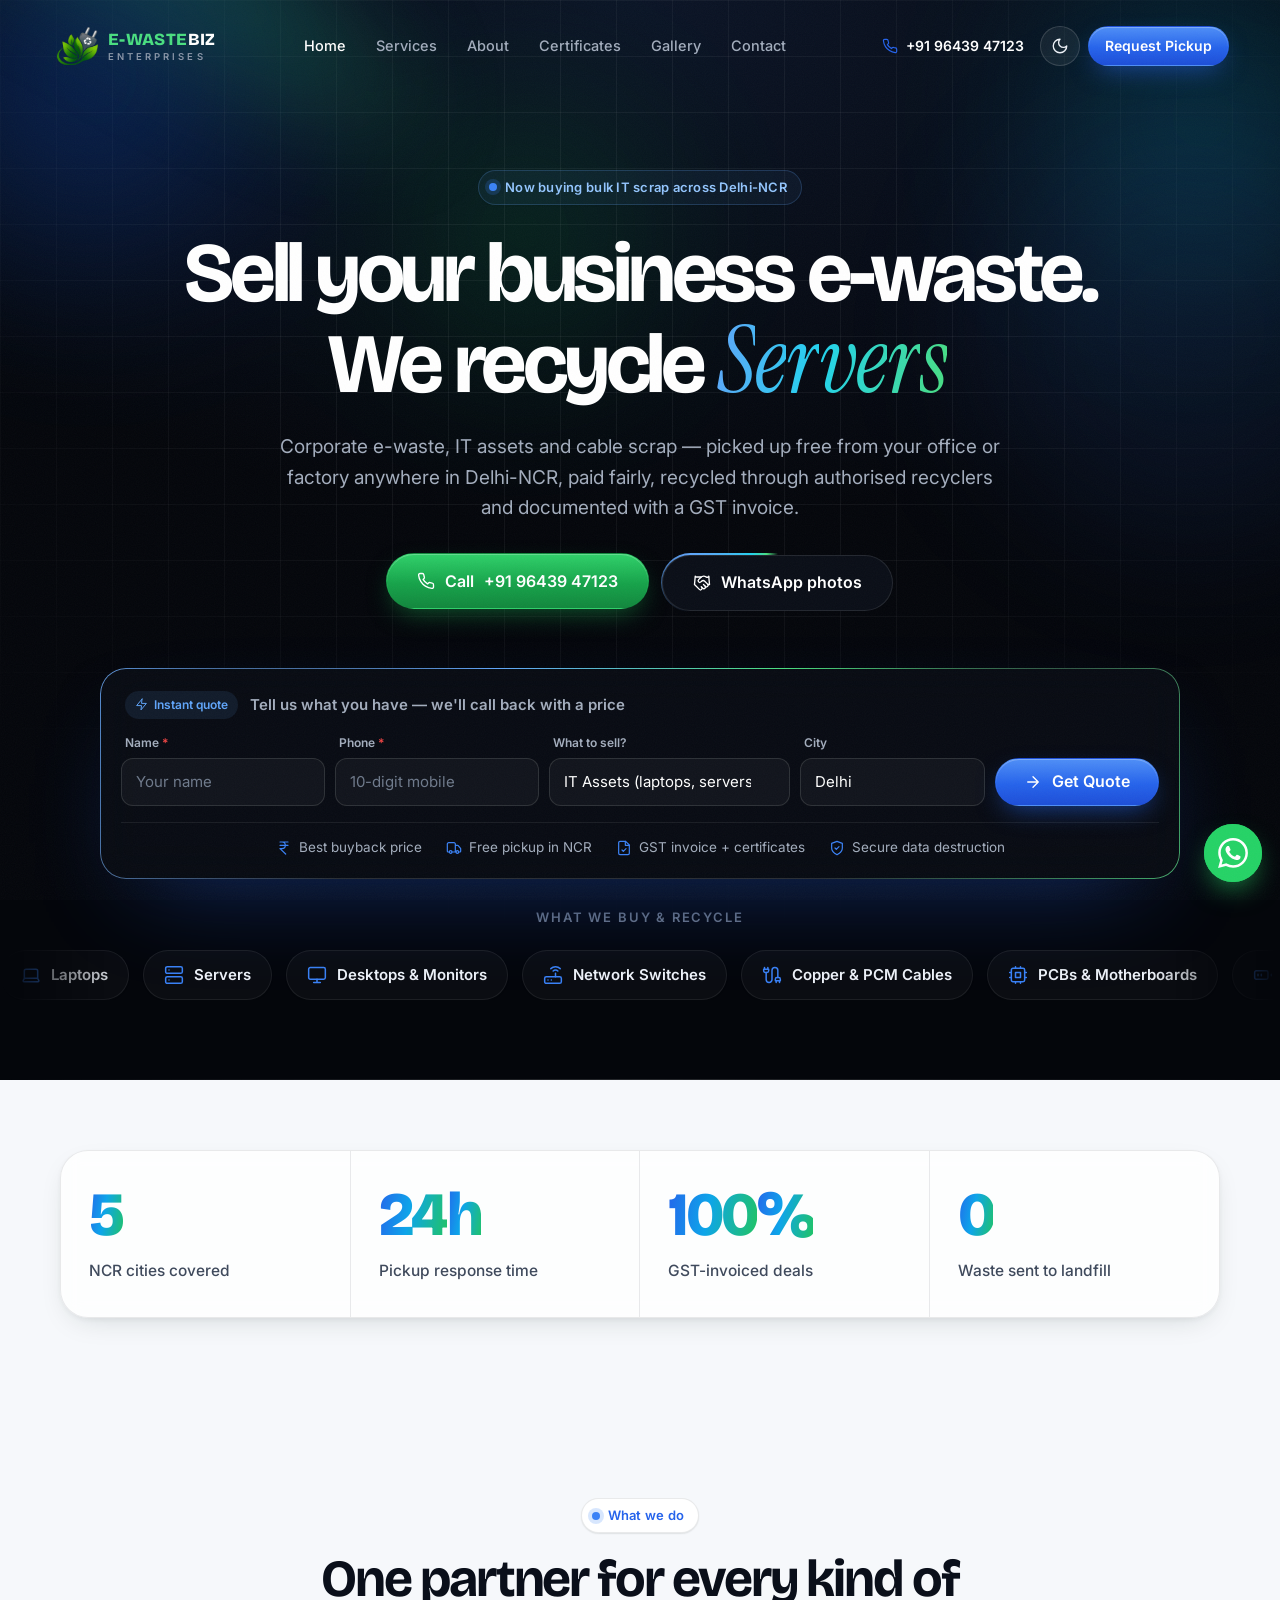
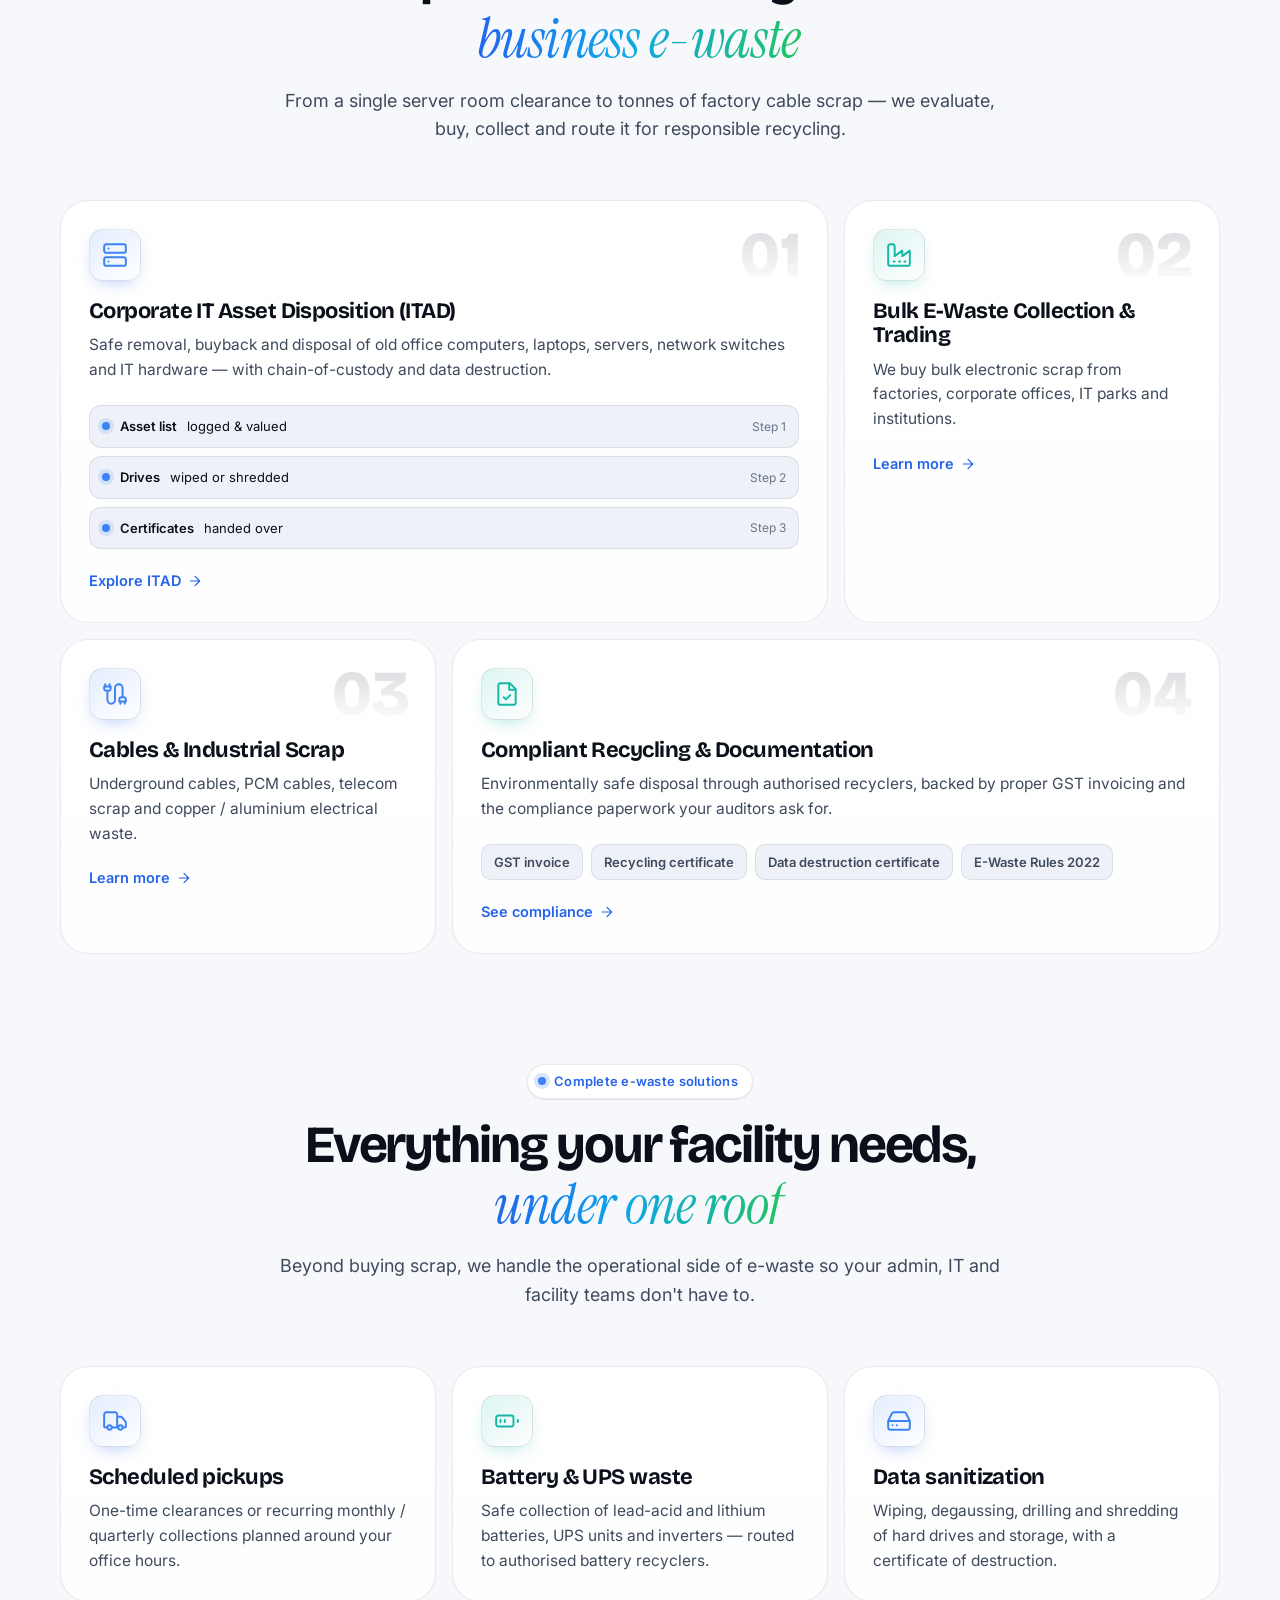
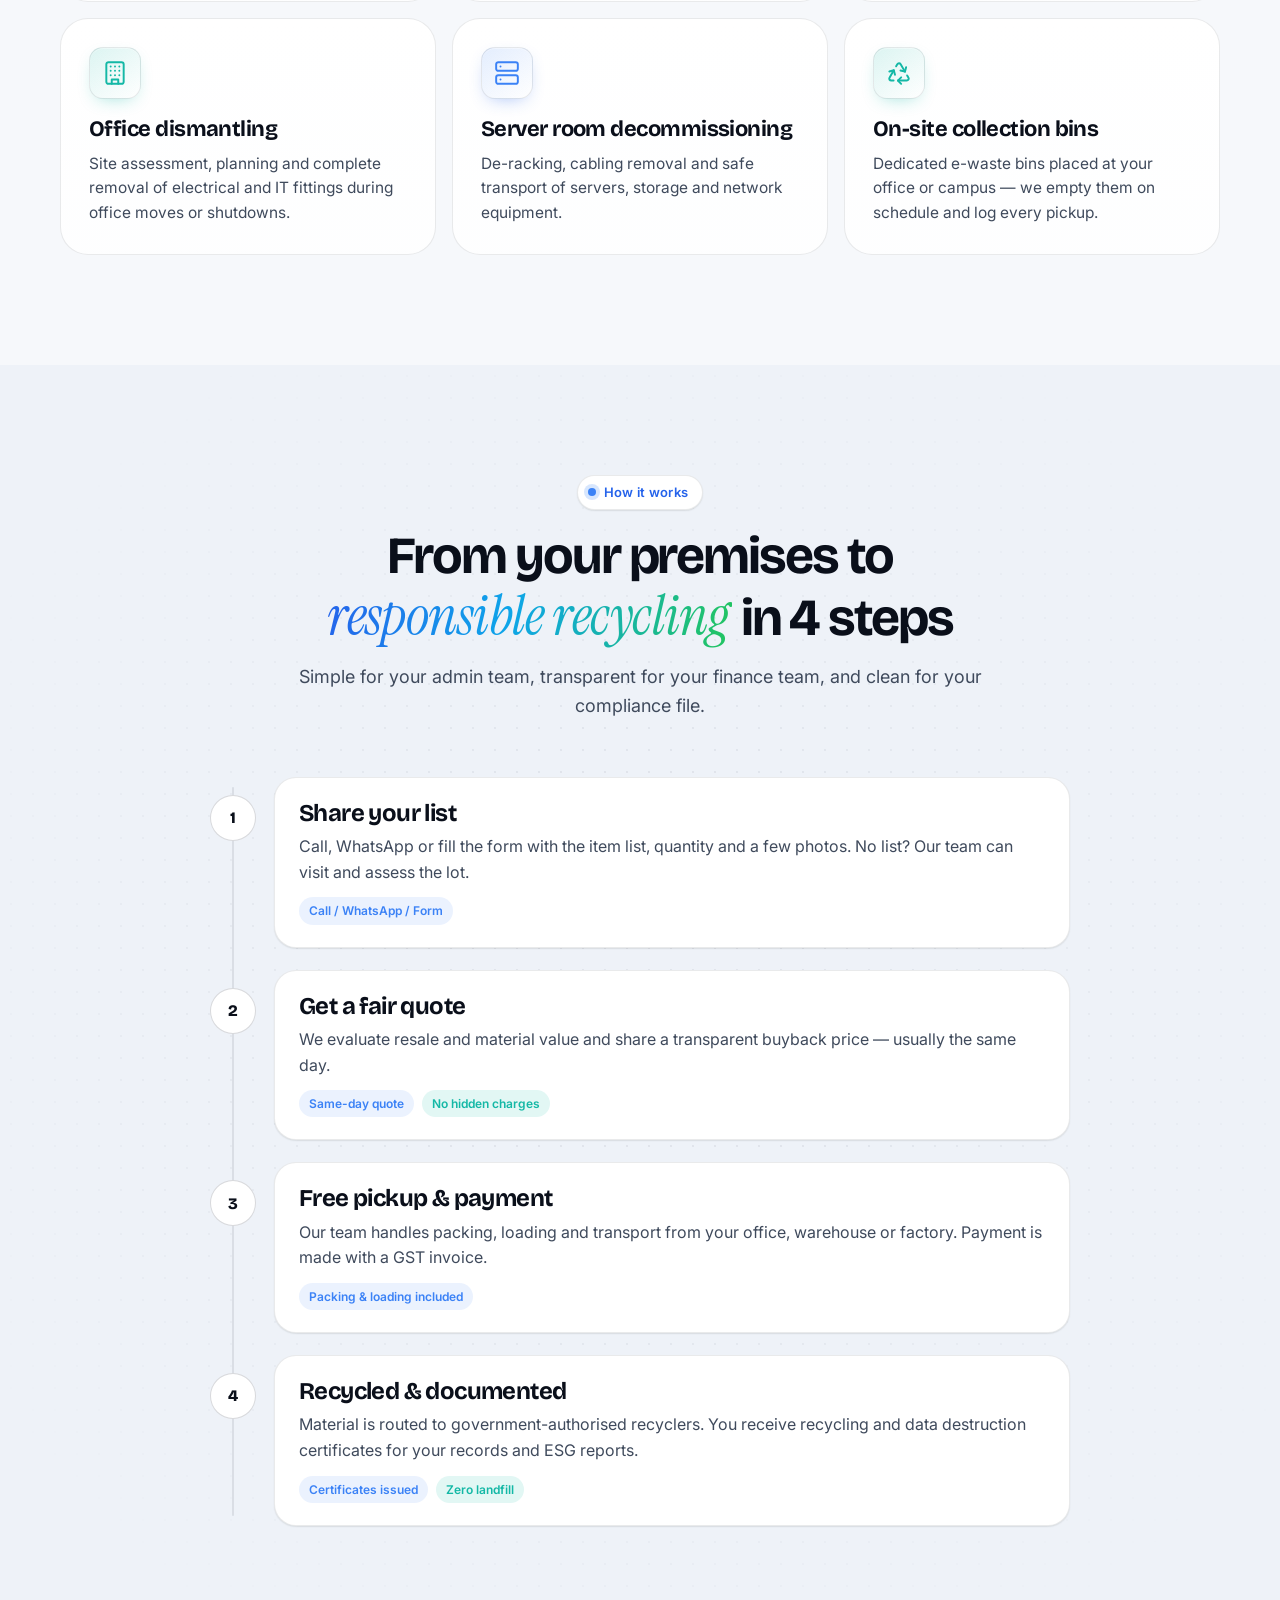
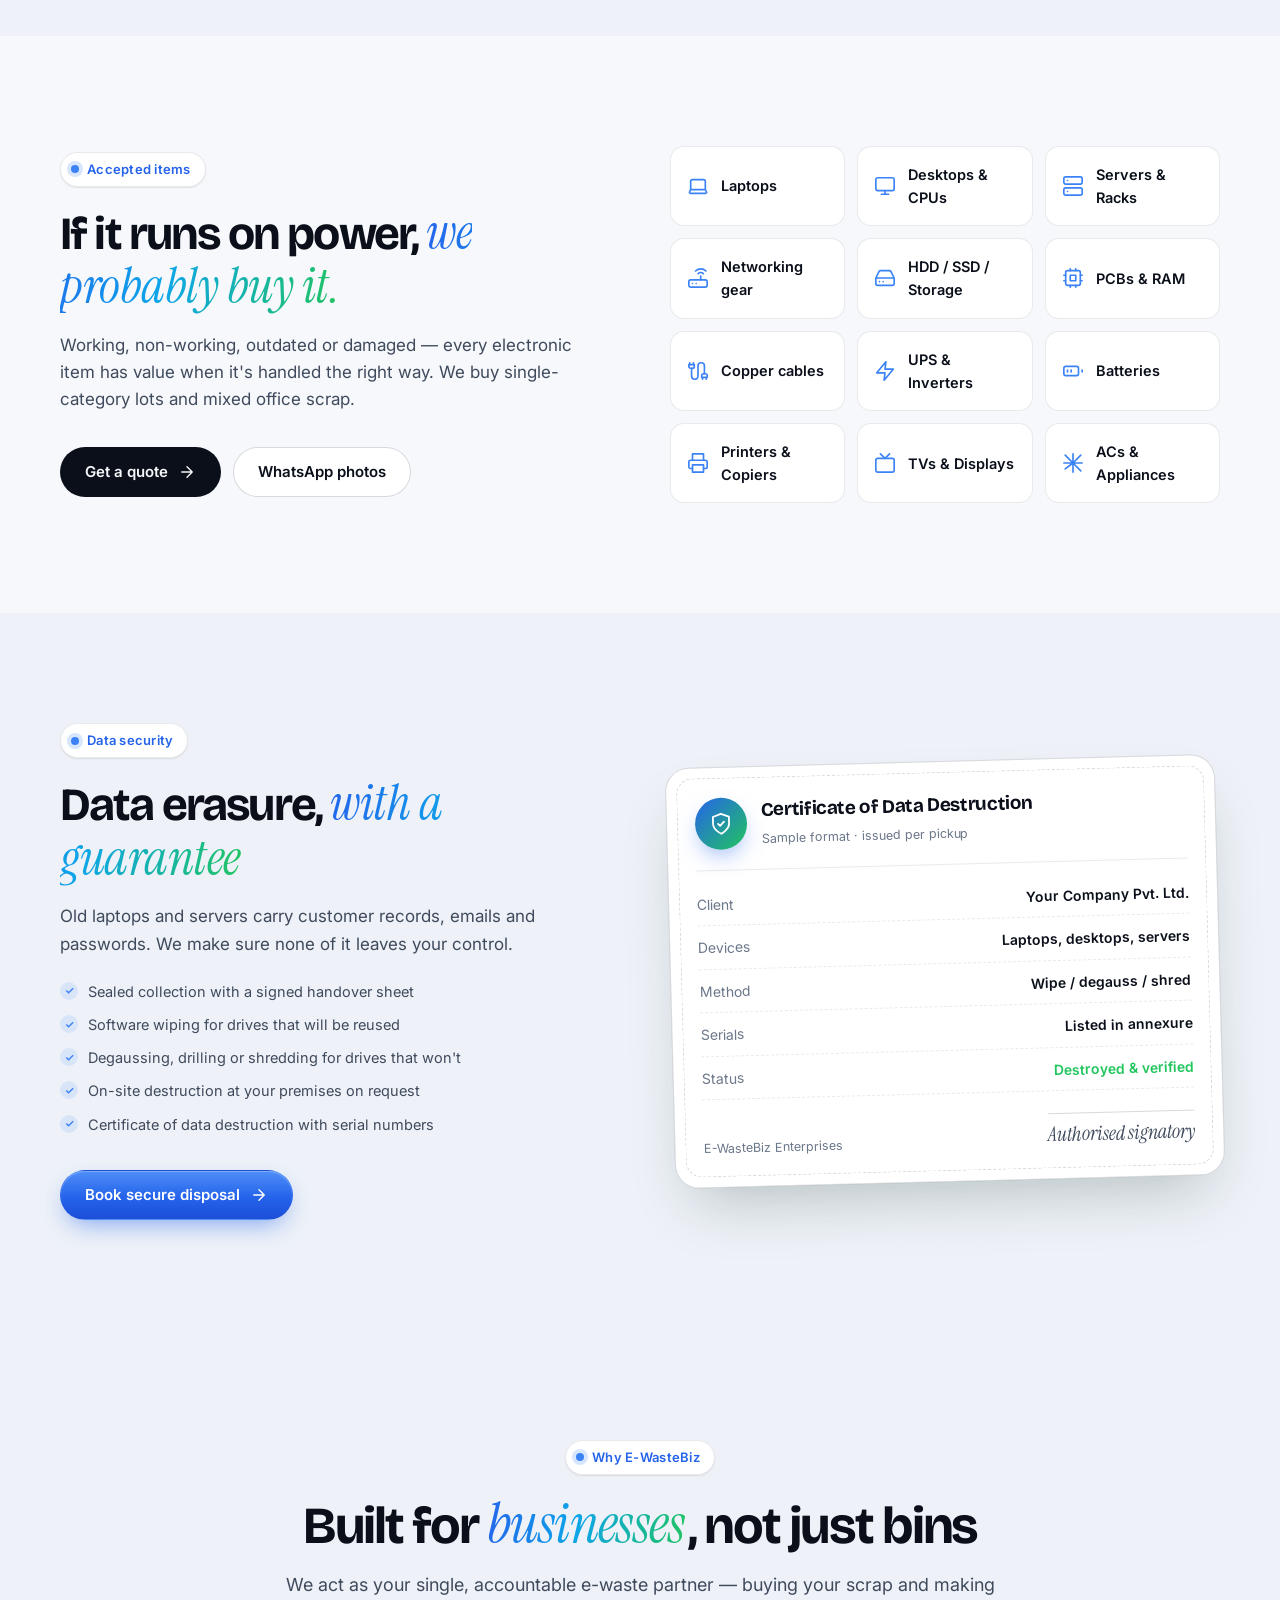
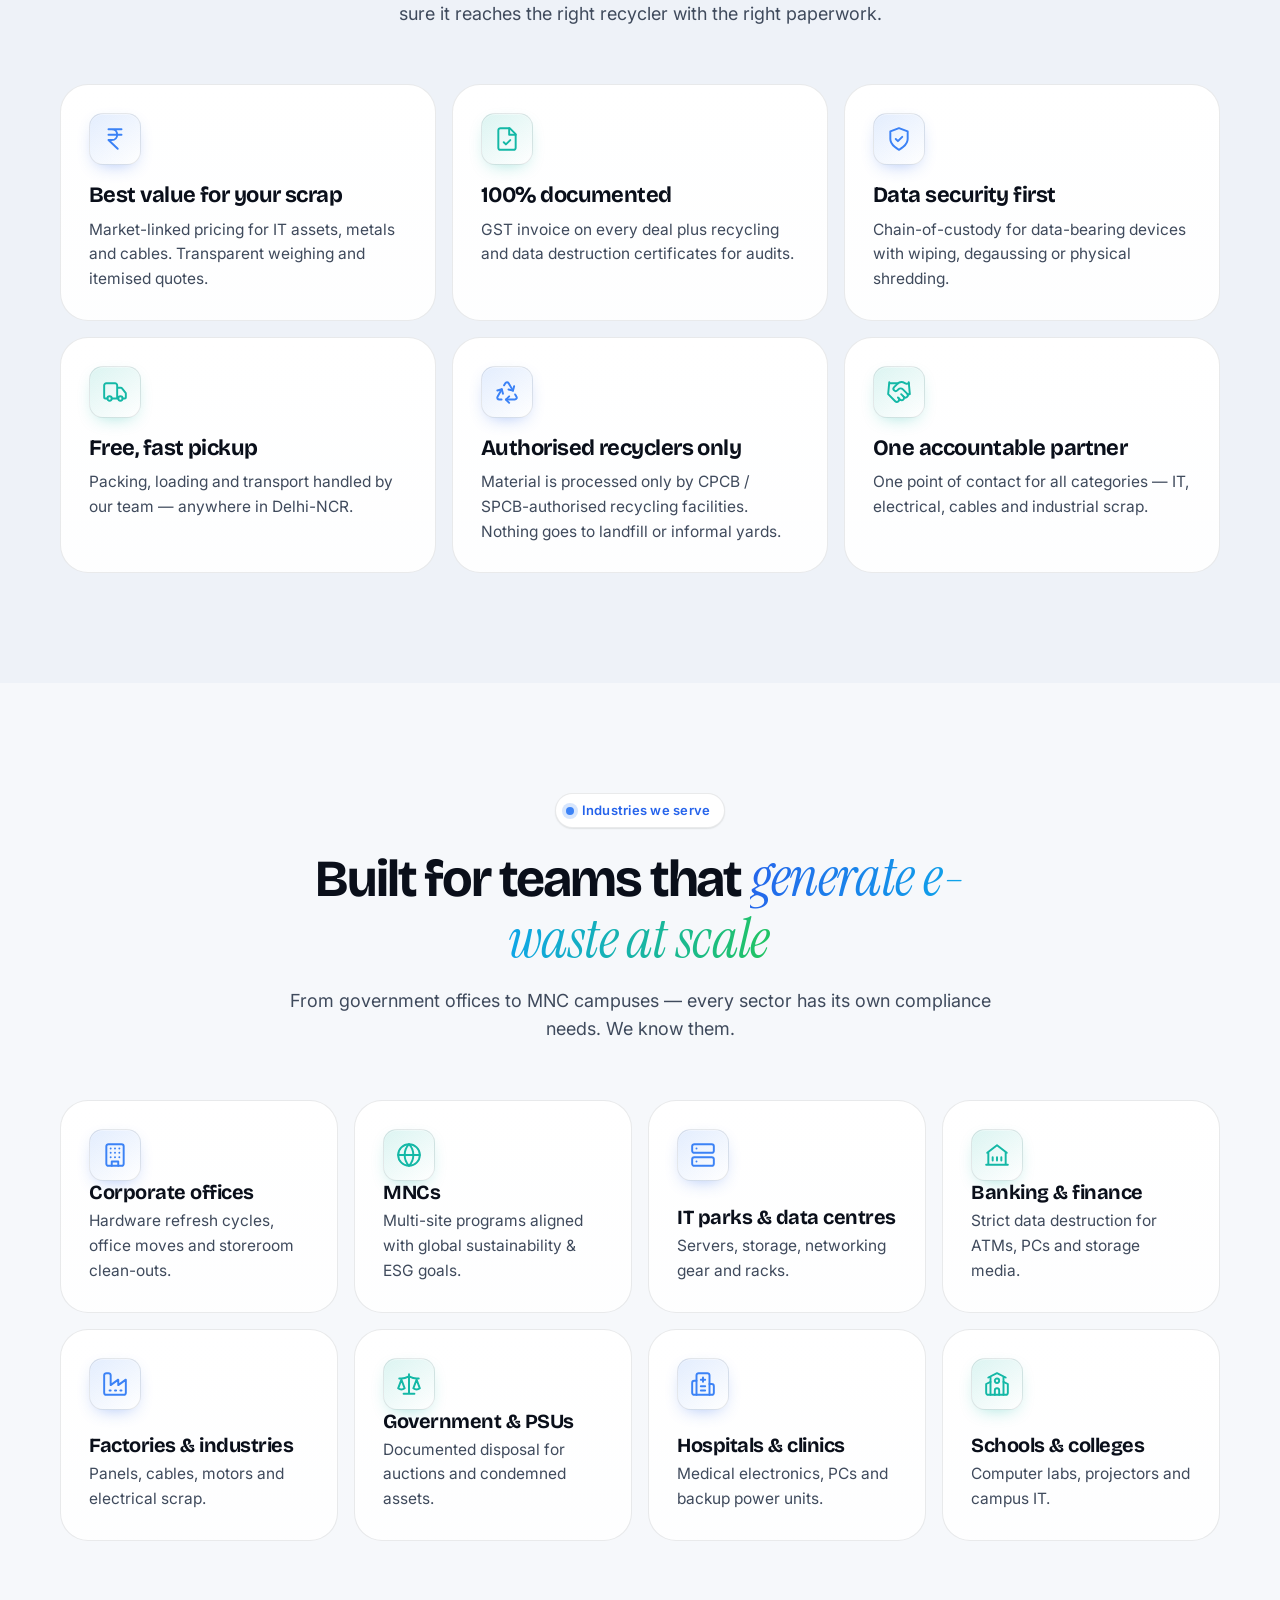
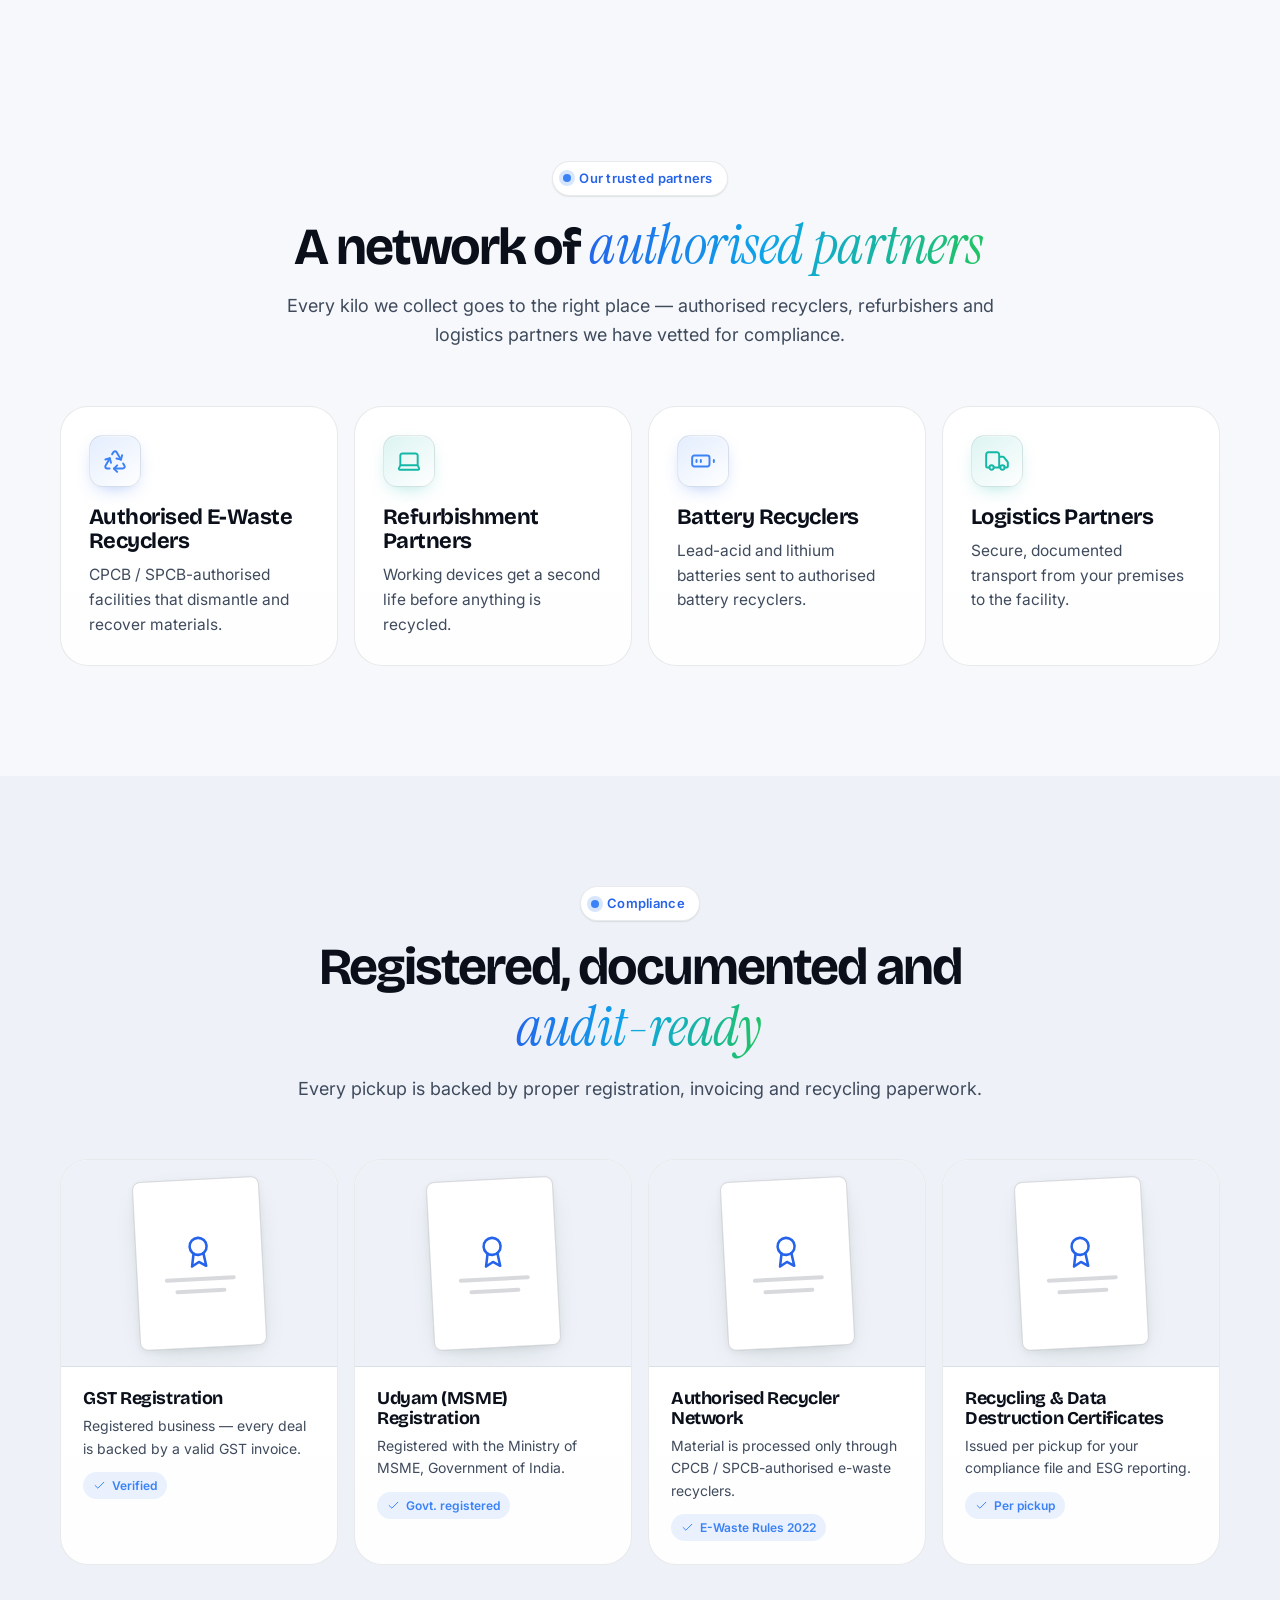
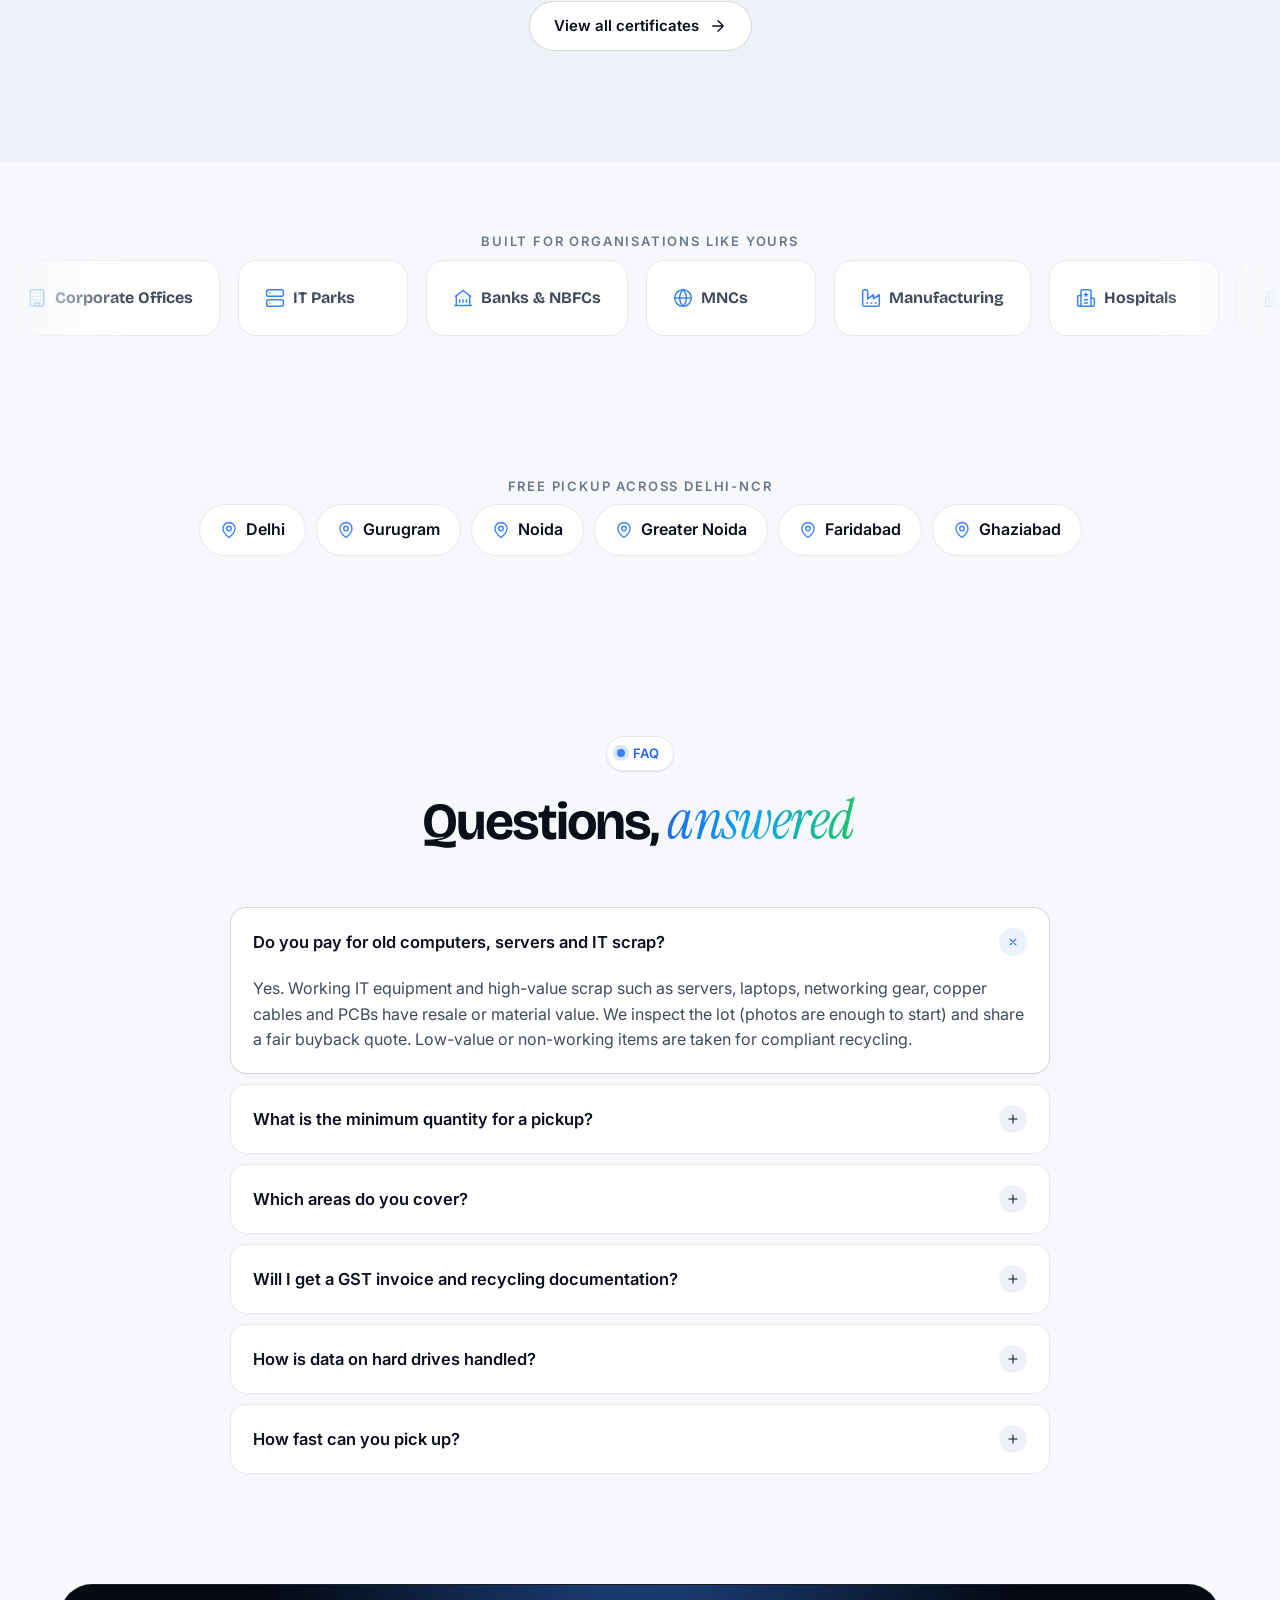
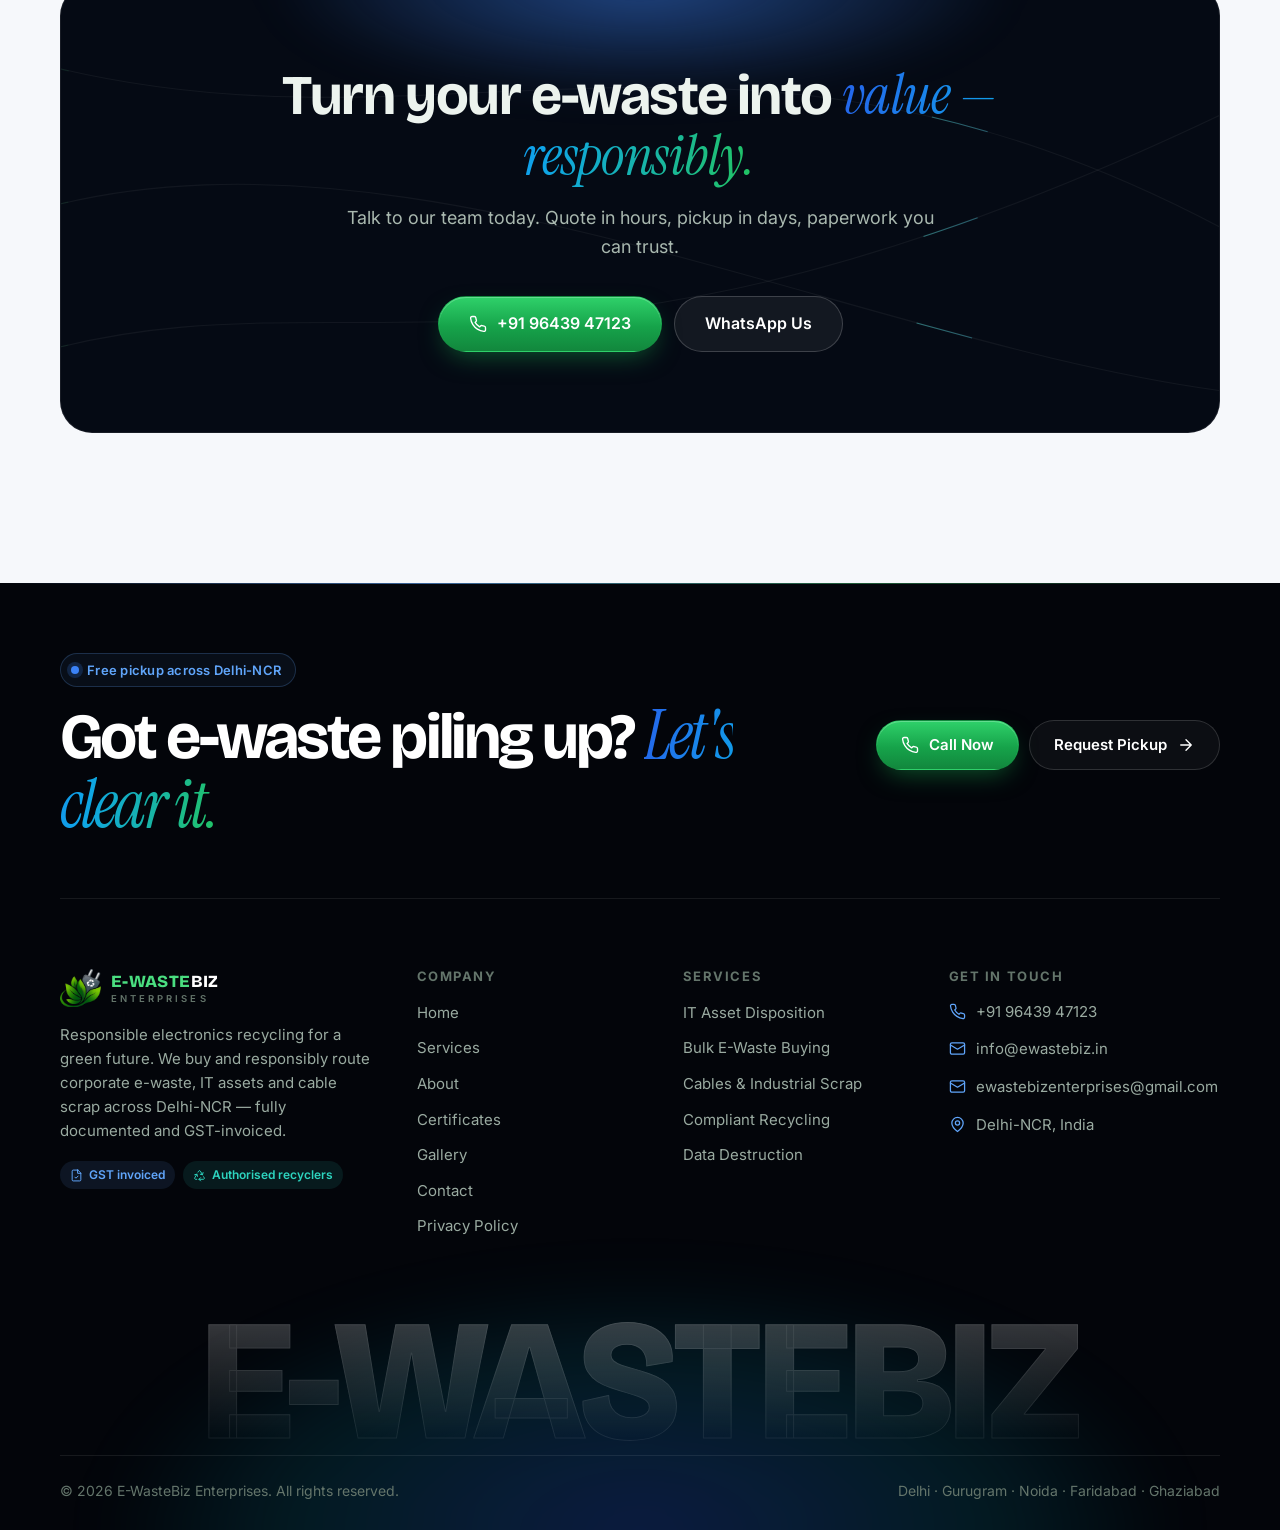
<file: index.html>
<!doctype html>
<html lang="en">
<head>
  <meta charset="utf-8">
  <meta name="viewport" content="width=device-width, initial-scale=1, viewport-fit=cover">
  <title>E-WasteBiz Enterprises | Corporate E-Waste Buyers & IT Scrap Recycling in Delhi-NCR</title>
  <meta name="description" content="E-WasteBiz Enterprises buys and responsibly recycles corporate e-waste, IT assets, servers, laptops and cable scrap across Delhi, Gurugram, Noida, Faridabad & Ghaziabad. GST invoice, recycling certificates, free pickup.">
  <meta name="theme-color" content="#16a34a">
  <link rel="canonical" href="https://ewastebiz.in/">
  <meta property="og:type" content="website">
  <meta property="og:title" content="E-WasteBiz Enterprises — Responsible Electronics Recycling in Delhi-NCR">
  <meta property="og:description" content="Sell your office e-waste, IT assets and cable scrap. Fair buyback, free pickup, GST invoice & compliance documents.">
  <meta property="og:image" content="https://ewastebiz.in/assets/img/og.jpg">
  <link rel="icon" type="image/png" href="assets/img/favicon.png">
  <link rel="apple-touch-icon" href="assets/img/favicon.png">
  <script>var t="light";try{t=localStorage.getItem("ewb-theme")||"light"}catch(e){}document.documentElement.dataset.theme=t</script>
  <link rel="preconnect" href="https://fonts.googleapis.com">
  <link rel="preconnect" href="https://fonts.gstatic.com" crossorigin>
  <link href="https://fonts.googleapis.com/css2?family=Bricolage+Grotesque:opsz,wght@12..96,600;12..96,700;12..96,800&family=Instrument+Serif:ital@0;1&family=Inter:wght@400;500;600;700&display=swap" rel="stylesheet">
  <link rel="stylesheet" href="assets/css/style.css">
  <script type="application/ld+json">
  {"@context":"https://schema.org","@type":"LocalBusiness","name":"E-WasteBiz Enterprises","url":"https://ewastebiz.in/","image":"https://ewastebiz.in/assets/img/og.jpg","telephone":"+919643947123","email":"info@ewastebiz.in","areaServed":["Delhi","Gurugram","Noida","Faridabad","Ghaziabad"],"description":"Corporate e-waste buying, IT asset disposition and compliant recycling in Delhi-NCR."}
  </script>
</head>
<body data-page="home">

<main>
  <!-- ================= HERO ================= -->
  <section class="hero" id="top">
    <div class="aurora"><span></span><span></span><span></span></div>
    <div class="bg-grid"></div>
    <svg class="spotlight" viewBox="0 0 3787 2842" fill="none" aria-hidden="true">
      <g filter="url(#spf)"><ellipse cx="1924.71" cy="273.501" rx="1924.71" ry="273.501" transform="matrix(-0.822377 -0.568943 -0.568943 0.822377 3631.88 2291.09)" fill="url(#spg)" fill-opacity="0.22"/></g>
      <defs>
        <filter id="spf" x=".86" y=".84" width="3785.16" height="2840.26" filterUnits="userSpaceOnUse" color-interpolation-filters="sRGB"><feFlood flood-opacity="0" result="b"/><feBlend in="SourceGraphic" in2="b" result="s"/><feGaussianBlur stdDeviation="151" result="g"/></filter>
        <linearGradient id="spg"><stop stop-color="#22c55e"/><stop offset="1" stop-color="#3b82f6"/></linearGradient>
      </defs>
    </svg>
    <div class="glow-orb" style="width:420px;height:420px;right:-120px;top:120px;background:rgba(59,130,246,.18)"></div>

    <div class="meteors" aria-hidden="true"></div>
    <div class="container hero-center">
      <span class="eyebrow reveal"><span class="dot"></span><span data-announcement>Now buying bulk IT scrap across Delhi-NCR</span></span>
      <h1>
        <span class="tg">Sell your business e-waste.</span><br>
        <span class="tg">We recycle</span> <span class="flip-words" data-flip="Old Laptops|Servers|IT Assets|Copper Cables|Office E-Waste">Old Laptops</span>
      </h1>
      <p class="lead reveal" data-d="1">Corporate e-waste, IT assets and cable scrap — picked up free from your office or factory anywhere in Delhi-NCR, paid fairly, recycled through authorised recyclers and documented with a GST invoice.</p>
      <div class="hero-cta reveal" data-d="2">
        <a class="btn btn--primary btn--lg" href="tel:+919643947123" data-track="call"><i data-icon="phone"></i> Call <span data-site="phone">+91 96439 47123</span></a>
        <span class="btn-moving"><a class="btn btn--lg" href="#" data-wa><i data-icon="handshake"></i> WhatsApp photos</a></span>
      </div>

      <!-- Quote bar (LP conversion) -->
      <div class="quote-bar reveal" data-d="3" id="pickup">
        <div class="qb-head">
          <span class="pill"><i data-icon="zap"></i> Instant quote</span>
          <span class="qb-title">Tell us what you have — we'll call back with a price</span>
        </div>
        <form data-lead-form="hero" novalidate>
          <div class="qb-fields">
            <div class="field"><label for="h-name">Name <span class="req">*</span></label><input class="input" id="h-name" name="name" autocomplete="name" placeholder="Your name" required></div>
            <div class="field"><label for="h-phone">Phone <span class="req">*</span></label><input class="input" id="h-phone" name="phone" type="tel" inputmode="tel" autocomplete="tel" placeholder="10-digit mobile" required></div>
            <div class="field"><label for="h-cat">What to sell?</label>
              <select class="select" id="h-cat" name="category">
                <option>IT Assets (laptops, servers)</option><option>Bulk E-Waste</option><option>Cables & Copper Scrap</option><option>Batteries / UPS</option><option>Mixed office scrap</option><option>Other</option>
              </select></div>
            <div class="field"><label for="h-city">City</label>
              <select class="select" id="h-city" name="city">
                <option>Delhi</option><option>Gurugram</option><option>Noida</option><option>Greater Noida</option><option>Faridabad</option><option>Ghaziabad</option><option>Other</option>
              </select></div>
            <input class="hp" type="text" name="website" tabindex="-1" autocomplete="off" aria-hidden="true">
            <button class="btn btn--primary btn--lg qb-btn" type="submit"><span class="spinner"></span><i class="lbl-icon" data-icon="arrow"></i> Get Quote</button>
          </div>
          <div class="form-msg" role="alert"></div>
        </form>
        <div class="qb-foot">
          <span><i data-icon="rupee"></i> Best buyback price</span>
          <span><i data-icon="truck"></i> Free pickup in NCR</span>
          <span><i data-icon="file"></i> GST invoice + certificates</span>
          <span><i data-icon="shield"></i> Secure data destruction</span>
        </div>
      </div>
    </div>

    <!-- What we buy marquee -->
    <div class="strip">
      <div class="strip-label">What we buy &amp; recycle</div>
      <div class="marquee"><div class="marquee-track" data-dup>
        <span class="chip"><i data-icon="laptop"></i>Laptops</span>
        <span class="chip"><i data-icon="server"></i>Servers</span>
        <span class="chip"><i data-icon="monitor"></i>Desktops & Monitors</span>
        <span class="chip"><i data-icon="router"></i>Network Switches</span>
        <span class="chip"><i data-icon="cable"></i>Copper & PCM Cables</span>
        <span class="chip"><i data-icon="cpu"></i>PCBs & Motherboards</span>
        <span class="chip"><i data-icon="battery"></i>UPS & Batteries</span>
        <span class="chip"><i data-icon="printer"></i>Printers & Copiers</span>
        <span class="chip"><i data-icon="hdd"></i>Hard Drives</span>
        <span class="chip"><i data-icon="phoneDev"></i>Mobiles & Tablets</span>
        <span class="chip"><i data-icon="factory"></i>Industrial Scrap</span>
      </div></div>
    </div>
  </section>

  <!-- ================= STATS ================= -->
  <section class="section--tight">
    <div class="container">
      <div class="stats reveal" data-stats></div>
    </div>
  </section>

  <!-- ================= SERVICES (BENTO) ================= -->
  <section class="section" id="services">
    <div class="container">
      <div class="section-head reveal">
        <span class="eyebrow"><span class="dot"></span>What we do</span>
        <h2>One partner for every kind of <span class="grad-text">business e-waste</span></h2>
        <p>From a single server room clearance to tonnes of factory cable scrap — we evaluate, buy, collect and route it for responsible recycling.</p>
      </div>
      <div class="bento">
        <article class="card reveal">
          <span class="card-num">01</span>
          <div class="card-icon"><i data-icon="server"></i></div>
          <h3>Corporate IT Asset Disposition (ITAD)</h3>
          <p>Safe removal, buyback and disposal of old office computers, laptops, servers, network switches and IT hardware — with chain-of-custody and data destruction.</p>
          <div class="mini-log">
            <div><i></i><b>Asset list</b> logged &amp; valued<span>Step 1</span></div>
            <div><i></i><b>Drives</b> wiped or shredded<span>Step 2</span></div>
            <div><i></i><b>Certificates</b> handed over<span>Step 3</span></div>
          </div>
          <a class="card-link" href="services.html#itad">Explore ITAD <i data-icon="arrow"></i></a>
        </article>
        <article class="card reveal" data-d="1">
          <span class="card-num">02</span>
          <div class="card-icon card-icon--blue"><i data-icon="factory"></i></div>
          <h3>Bulk E-Waste Collection & Trading</h3>
          <p>We buy bulk electronic scrap from factories, corporate offices, IT parks and institutions.</p>
          <a class="card-link" href="services.html#bulk">Learn more <i data-icon="arrow"></i></a>
        </article>
        <article class="card reveal">
          <span class="card-num">03</span>
          <div class="card-icon"><i data-icon="cable"></i></div>
          <h3>Cables & Industrial Scrap</h3>
          <p>Underground cables, PCM cables, telecom scrap and copper / aluminium electrical waste.</p>
          <a class="card-link" href="services.html#cables">Learn more <i data-icon="arrow"></i></a>
        </article>
        <article class="card reveal" data-d="1">
          <span class="card-num">04</span>
          <div class="card-icon card-icon--blue"><i data-icon="file"></i></div>
          <h3>Compliant Recycling & Documentation</h3>
          <p>Environmentally safe disposal through authorised recyclers, backed by proper GST invoicing and the compliance paperwork your auditors ask for.</p>
          <div class="bento-visual"><span class="tag">GST invoice</span><span class="tag">Recycling certificate</span><span class="tag">Data destruction certificate</span><span class="tag">E-Waste Rules 2022</span></div>
          <a class="card-link" href="services.html#compliance">See compliance <i data-icon="arrow"></i></a>
        </article>
      </div>
    </div>
  </section>


  <!-- ================= MORE SERVICES ================= -->
  <section class="section" style="padding-top:0">
    <div class="container">
      <div class="section-head reveal">
        <span class="eyebrow"><span class="dot"></span>Complete e-waste solutions</span>
        <h2>Everything your facility needs, <span class="grad-text">under one roof</span></h2>
        <p>Beyond buying scrap, we handle the operational side of e-waste so your admin, IT and facility teams don't have to.</p>
      </div>
      <div class="grid-3">
        <div class="card reveal"><div class="card-icon"><i data-icon="truck"></i></div><h3>Scheduled pickups</h3><p>One-time clearances or recurring monthly / quarterly collections planned around your office hours.</p></div>
        <div class="card reveal" data-d="1"><div class="card-icon card-icon--blue"><i data-icon="battery"></i></div><h3>Battery & UPS waste</h3><p>Safe collection of lead-acid and lithium batteries, UPS units and inverters — routed to authorised battery recyclers.</p></div>
        <div class="card reveal" data-d="2"><div class="card-icon"><i data-icon="hdd"></i></div><h3>Data sanitization</h3><p>Wiping, degaussing, drilling and shredding of hard drives and storage, with a certificate of destruction.</p></div>
        <div class="card reveal"><div class="card-icon card-icon--blue"><i data-icon="building"></i></div><h3>Office dismantling</h3><p>Site assessment, planning and complete removal of electrical and IT fittings during office moves or shutdowns.</p></div>
        <div class="card reveal" data-d="1"><div class="card-icon"><i data-icon="server"></i></div><h3>Server room decommissioning</h3><p>De-racking, cabling removal and safe transport of servers, storage and network equipment.</p></div>
        <div class="card reveal" data-d="2"><div class="card-icon card-icon--blue"><i data-icon="recycle"></i></div><h3>On-site collection bins</h3><p>Dedicated e-waste bins placed at your office or campus — we empty them on schedule and log every pickup.</p></div>
      </div>
    </div>
  </section>

  <!-- ================= PROCESS ================= -->
  <section class="section section--soft" id="process">
    <div class="bg-dots"></div>
    <div class="container" style="position:relative">
      <div class="section-head reveal">
        <span class="eyebrow"><span class="dot"></span>How it works</span>
        <h2>From your premises to <span class="grad-text">responsible recycling</span> in 4 steps</h2>
        <p>Simple for your admin team, transparent for your finance team, and clean for your compliance file.</p>
      </div>
      <div class="process">
        <div class="beam-track"><div class="beam-fill"></div></div>
        <div class="step reveal">
          <div class="step-dot">1</div>
          <div class="step-body">
          <h3>Share your list</h3>
          <p>Call, WhatsApp or fill the form with the item list, quantity and a few photos. No list? Our team can visit and assess the lot.</p>
          <div class="meta"><span class="pill">Call / WhatsApp / Form</span></div>
          </div>
        </div>
        <div class="step reveal">
          <div class="step-dot">2</div>
          <div class="step-body">
          <h3>Get a fair quote</h3>
          <p>We evaluate resale and material value and share a transparent buyback price — usually the same day.</p>
          <div class="meta"><span class="pill">Same-day quote</span><span class="pill pill--blue">No hidden charges</span></div>
          </div>
        </div>
        <div class="step reveal">
          <div class="step-dot">3</div>
          <div class="step-body">
          <h3>Free pickup & payment</h3>
          <p>Our team handles packing, loading and transport from your office, warehouse or factory. Payment is made with a GST invoice.</p>
          <div class="meta"><span class="pill">Packing & loading included</span></div>
          </div>
        </div>
        <div class="step reveal">
          <div class="step-dot">4</div>
          <div class="step-body">
          <h3>Recycled & documented</h3>
          <p>Material is routed to government-authorised recyclers. You receive recycling and data destruction certificates for your records and ESG reports.</p>
          <div class="meta"><span class="pill">Certificates issued</span><span class="pill pill--blue">Zero landfill</span></div>
          </div>
        </div>
      </div>
    </div>
  </section>

  <!-- ================= ITEMS WE BUY ================= -->
  <section class="section">
    <div class="container">
      <div class="split">
        <div class="reveal">
          <span class="eyebrow"><span class="dot"></span>Accepted items</span>
          <h2>If it runs on power, <span class="grad-text">we probably buy it.</span></h2>
          <p>Working, non-working, outdated or damaged — every electronic item has value when it's handled the right way. We buy single-category lots and mixed office scrap.</p>
          <div class="hero-cta">
            <a class="btn btn--dark" href="#pickup">Get a quote <i data-icon="arrow"></i></a>
            <a class="btn btn--ghost" href="#" data-wa>WhatsApp photos</a>
          </div>
        </div>
        <div class="items">
          <div class="item reveal"><i data-icon="laptop"></i>Laptops</div>
          <div class="item reveal"><i data-icon="monitor"></i>Desktops & CPUs</div>
          <div class="item reveal"><i data-icon="server"></i>Servers & Racks</div>
          <div class="item reveal"><i data-icon="router"></i>Networking gear</div>
          <div class="item reveal"><i data-icon="hdd"></i>HDD / SSD / Storage</div>
          <div class="item reveal"><i data-icon="cpu"></i>PCBs & RAM</div>
          <div class="item reveal"><i data-icon="cable"></i>Copper cables</div>
          <div class="item reveal"><i data-icon="ups"></i>UPS & Inverters</div>
          <div class="item reveal"><i data-icon="battery"></i>Batteries</div>
          <div class="item reveal"><i data-icon="printer"></i>Printers & Copiers</div>
          <div class="item reveal"><i data-icon="tv"></i>TVs & Displays</div>
          <div class="item reveal"><i data-icon="ac"></i>ACs & Appliances</div>
        </div>
      </div>
    </div>
  </section>


  <!-- ================= DATA ERASURE ================= -->
  <section class="section section--soft">
    <div class="container split">
      <div class="reveal">
        <span class="eyebrow"><span class="dot"></span>Data security</span>
        <h2>Data erasure, <span class="grad-text">with a guarantee</span></h2>
        <p>Old laptops and servers carry customer records, emails and passwords. We make sure none of it leaves your control.</p>
        <ul class="ticks" style="list-style:none;padding:0;margin:22px 0 0;display:grid;gap:10px">
          <li>Sealed collection with a signed handover sheet</li>
          <li>Software wiping for drives that will be reused</li>
          <li>Degaussing, drilling or shredding for drives that won't</li>
          <li>On-site destruction at your premises on request</li>
          <li>Certificate of data destruction with serial numbers</li>
        </ul>
        <div class="hero-cta"><a class="btn btn--primary" href="contact.html#pickup">Book secure disposal <i data-icon="arrow"></i></a></div>
      </div>
      <div class="reveal" data-d="1">
        <div class="doc-card">
          <div class="doc-head"><span class="doc-seal"><i data-icon="shield"></i></span><div><b>Certificate of Data Destruction</b><small>Sample format · issued per pickup</small></div></div>
          <div class="doc-rows">
            <div><span>Client</span><b>Your Company Pvt. Ltd.</b></div>
            <div><span>Devices</span><b>Laptops, desktops, servers</b></div>
            <div><span>Method</span><b>Wipe / degauss / shred</b></div>
            <div><span>Serials</span><b>Listed in annexure</b></div>
            <div><span>Status</span><b class="ok">Destroyed &amp; verified</b></div>
          </div>
          <div class="doc-foot"><span>E-WasteBiz Enterprises</span><span class="sig">Authorised signatory</span></div>
        </div>
      </div>
    </div>
  </section>

  <!-- ================= WHY US ================= -->
  <section class="section section--soft">
    <div class="container">
      <div class="section-head reveal">
        <span class="eyebrow"><span class="dot"></span>Why E-WasteBiz</span>
        <h2>Built for <span class="grad-text">businesses</span>, not just bins</h2>
        <p>We act as your single, accountable e-waste partner — buying your scrap and making sure it reaches the right recycler with the right paperwork.</p>
      </div>
      <div class="grid-3">
        <div class="card reveal"><div class="card-icon"><i data-icon="rupee"></i></div><h3>Best value for your scrap</h3><p>Market-linked pricing for IT assets, metals and cables. Transparent weighing and itemised quotes.</p></div>
        <div class="card reveal" data-d="1"><div class="card-icon card-icon--blue"><i data-icon="file"></i></div><h3>100% documented</h3><p>GST invoice on every deal plus recycling and data destruction certificates for audits.</p></div>
        <div class="card reveal" data-d="2"><div class="card-icon"><i data-icon="shield"></i></div><h3>Data security first</h3><p>Chain-of-custody for data-bearing devices with wiping, degaussing or physical shredding.</p></div>
        <div class="card reveal"><div class="card-icon card-icon--blue"><i data-icon="truck"></i></div><h3>Free, fast pickup</h3><p>Packing, loading and transport handled by our team — anywhere in Delhi-NCR.</p></div>
        <div class="card reveal" data-d="1"><div class="card-icon"><i data-icon="recycle"></i></div><h3>Authorised recyclers only</h3><p>Material is processed only by CPCB / SPCB-authorised recycling facilities. Nothing goes to landfill or informal yards.</p></div>
        <div class="card reveal" data-d="2"><div class="card-icon card-icon--blue"><i data-icon="handshake"></i></div><h3>One accountable partner</h3><p>One point of contact for all categories — IT, electrical, cables and industrial scrap.</p></div>
      </div>
    </div>
  </section>

  <!-- ================= INDUSTRIES ================= -->
  <section class="section">
    <div class="container">
      <div class="section-head reveal">
        <span class="eyebrow"><span class="dot"></span>Industries we serve</span>
        <h2>Built for teams that <span class="grad-text">generate e-waste at scale</span></h2>
        <p>From government offices to MNC campuses — every sector has its own compliance needs. We know them.</p>
      </div>
      <div class="grid-4">
        <div class="card ind reveal"><div class="card-icon"><i data-icon="building"></i></div><div><h3>Corporate offices</h3><p>Hardware refresh cycles, office moves and storeroom clean-outs.</p></div></div>
        <div class="card ind reveal" data-d="1"><div class="card-icon card-icon--blue"><i data-icon="globe"></i></div><div><h3>MNCs</h3><p>Multi-site programs aligned with global sustainability & ESG goals.</p></div></div>
        <div class="card ind reveal" data-d="2"><div class="card-icon"><i data-icon="server"></i></div><div><h3>IT parks & data centres</h3><p>Servers, storage, networking gear and racks.</p></div></div>
        <div class="card ind reveal" data-d="3"><div class="card-icon card-icon--blue"><i data-icon="bank"></i></div><div><h3>Banking & finance</h3><p>Strict data destruction for ATMs, PCs and storage media.</p></div></div>
        <div class="card ind reveal"><div class="card-icon"><i data-icon="factory"></i></div><div><h3>Factories & industries</h3><p>Panels, cables, motors and electrical scrap.</p></div></div>
        <div class="card ind reveal" data-d="1"><div class="card-icon card-icon--blue"><i data-icon="scale"></i></div><div><h3>Government & PSUs</h3><p>Documented disposal for auctions and condemned assets.</p></div></div>
        <div class="card ind reveal" data-d="2"><div class="card-icon"><i data-icon="hospital"></i></div><div><h3>Hospitals & clinics</h3><p>Medical electronics, PCs and backup power units.</p></div></div>
        <div class="card ind reveal" data-d="3"><div class="card-icon card-icon--blue"><i data-icon="school"></i></div><div><h3>Schools & colleges</h3><p>Computer labs, projectors and campus IT.</p></div></div>
      </div>
    </div>
  </section>

  <!-- ================= TRUSTED PARTNERS (managed in admin) ================= -->
  <section class="section">
    <div class="container">
      <div class="section-head reveal">
        <span class="eyebrow"><span class="dot"></span>Our trusted partners</span>
        <h2>A network of <span class="grad-text">authorised partners</span></h2>
        <p>Every kilo we collect goes to the right place — authorised recyclers, refurbishers and logistics partners we have vetted for compliance.</p>
      </div>
      <div class="partners" data-partners></div>
    </div>
  </section>

  <!-- ================= CERTIFICATES ================= -->
  <section class="section section--soft" id="certificates">
    <div class="container">
      <div class="section-head reveal">
        <span class="eyebrow"><span class="dot"></span>Compliance</span>
        <h2>Registered, documented and <span class="grad-text">audit-ready</span></h2>
        <p>Every pickup is backed by proper registration, invoicing and recycling paperwork.</p>
      </div>
      <div class="grid-4" data-certs></div>
      <div class="center" style="margin-top:36px"><a class="btn btn--ghost" href="certificates.html">View all certificates <i data-icon="arrow"></i></a></div>
    </div>
  </section>


  <!-- ================= CLIENTS (logos managed in admin) ================= -->
  <section class="section--tight clients-sec">
    <div class="container">
      <div class="strip-label reveal" data-clients-title>Built for organisations like yours</div>
    </div>
    <div class="marquee"><div class="marquee-track logo-track" data-clients></div></div>
  </section>

  <!-- ================= TESTIMONIALS (shown when added in admin) ================= -->
  <section class="section" data-testimonials-section hidden>
    <div class="container">
      <div class="section-head reveal">
        <span class="eyebrow"><span class="dot"></span>Client feedback</span>
        <h2>What our clients <span class="grad-text">say</span></h2>
      </div>
    </div>
    <div class="marquee"><div class="marquee-track" data-testimonials style="animation-duration:60s"></div></div>
  </section>


  <!-- ================= GALLERY PREVIEW (managed in admin) ================= -->
  <section class="section" data-gallery-section hidden>
    <div class="container">
      <div class="section-head reveal">
        <span class="eyebrow"><span class="dot"></span>Gallery</span>
        <h2>On the ground, <span class="grad-text">across NCR</span></h2>
        <p>Pickups, clearances and recycling — a look at our work.</p>
      </div>
      <div class="gallery-grid" data-gallery data-limit="6"></div>
      <div class="center" style="margin-top:32px"><a class="btn btn--ghost" href="gallery.html">View full gallery <i data-icon="arrow"></i></a></div>
    </div>
  </section>

  <!-- ================= AREAS ================= -->
  <section class="section--tight">
    <div class="container center">
      <div class="strip-label reveal">Free pickup across Delhi-NCR</div>
      <div class="areas reveal">
        <span class="area"><i data-icon="pin"></i>Delhi</span>
        <span class="area"><i data-icon="pin"></i>Gurugram</span>
        <span class="area"><i data-icon="pin"></i>Noida</span>
        <span class="area"><i data-icon="pin"></i>Greater Noida</span>
        <span class="area"><i data-icon="pin"></i>Faridabad</span>
        <span class="area"><i data-icon="pin"></i>Ghaziabad</span>
      </div>
    </div>
  </section>

  <!-- ================= FAQ ================= -->
  <section class="section" id="faq">
    <div class="container">
      <div class="section-head reveal">
        <span class="eyebrow"><span class="dot"></span>FAQ</span>
        <h2>Questions, <span class="grad-text">answered</span></h2>
      </div>
      <div class="faq" data-faqs></div>
    </div>
  </section>

  <!-- ================= CTA ================= -->
  <section class="section" style="padding-top:0">
    <div class="container">
      <div class="cta-box reveal">
        <div class="lamp"></div>
        <div class="sparkles"></div>
        <svg class="beams" viewBox="0 0 1200 500" preserveAspectRatio="none" fill="none" aria-hidden="true">
          <defs><linearGradient id="bm" x1="0" x2="1"><stop stop-color="#22c55e" stop-opacity="0"/><stop offset=".5" stop-color="#4ade80"/><stop offset="1" stop-color="#3b82f6" stop-opacity="0"/></linearGradient></defs>
          <g stroke-width="1.2">
            <path class="base" d="M-50 420 C 300 300, 500 520, 1250 120"/><path class="run" stroke="url(#bm)" d="M-50 420 C 300 300, 500 520, 1250 120"/>
            <path class="base" d="M-50 80 C 400 220, 700 -40, 1250 300"/><path class="run" stroke="url(#bm)" style="animation-delay:-2s" d="M-50 80 C 400 220, 700 -40, 1250 300"/>
            <path class="base" d="M-50 260 C 350 120, 850 420, 1250 460"/><path class="run" stroke="url(#bm)" style="animation-delay:-4s" d="M-50 260 C 350 120, 850 420, 1250 460"/>
          </g>
        </svg>
        <h2>Turn your e-waste into <span class="grad-text">value — responsibly.</span></h2>
        <p>Talk to our team today. Quote in hours, pickup in days, paperwork you can trust.</p>
        <div class="hero-cta">
          <a class="btn btn--primary btn--lg" href="tel:+919643947123" data-track="call"><i data-icon="phone"></i> <span data-site="phone">+91 96439 47123</span></a>
          <a class="btn btn--ghost btn--lg" href="#" data-wa>WhatsApp Us</a>
        </div>
      </div>
    </div>
  </section>
</main>

<script src="assets/js/main.js" defer></script>
</body>
</html>
</file>
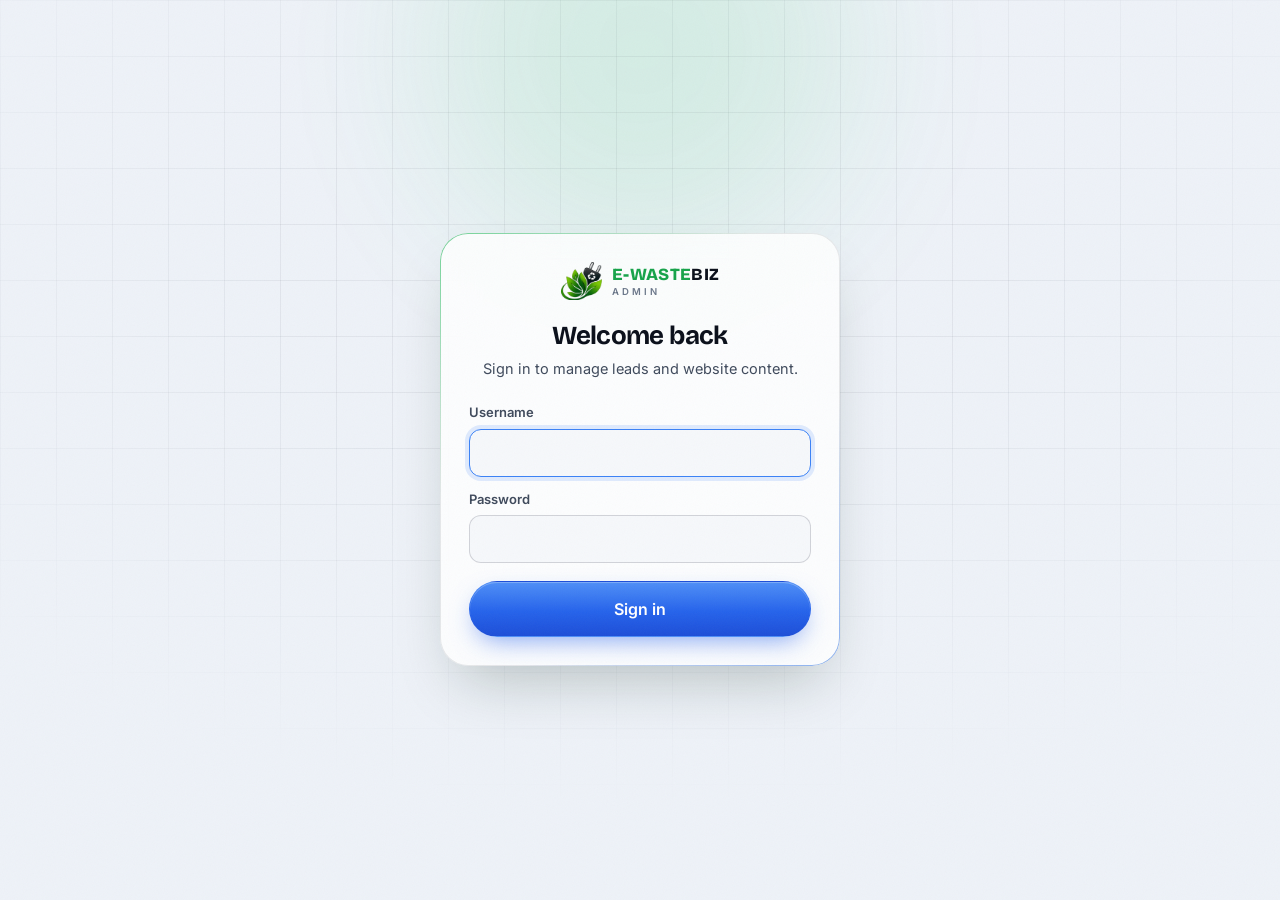
<file: admin/index.html>
<!doctype html>
<html lang="en">
<head>
  <meta charset="utf-8">
  <meta name="viewport" content="width=device-width, initial-scale=1, viewport-fit=cover">
  <title>Admin · E-WasteBiz</title>
  <meta name="robots" content="noindex, nofollow">
  <link rel="icon" type="image/png" href="../assets/img/favicon.png">
  <script>var t="light";try{t=localStorage.getItem("ewb-theme")||"light"}catch(e){}document.documentElement.dataset.theme=t</script>
  <link rel="preconnect" href="https://fonts.googleapis.com">
  <link rel="preconnect" href="https://fonts.gstatic.com" crossorigin>
  <link href="https://fonts.googleapis.com/css2?family=Bricolage+Grotesque:opsz,wght@12..96,600;12..96,700;12..96,800&family=Instrument+Serif:ital@0;1&family=Inter:wght@400;500;600;700&display=swap" rel="stylesheet">
  <link rel="stylesheet" href="../assets/css/style.css">
  <link rel="stylesheet" href="../assets/css/admin.css">
</head>
<body class="admin" data-page="admin">

  <!-- Login -->
  <section class="login-wrap" id="login" hidden>
    <div class="bg-grid"></div>
    <div class="glow-orb" style="width:420px;height:420px;left:50%;top:-160px;transform:translateX(-50%);background:rgba(34,197,94,.22)"></div>
    <div class="form-card login-card">
      <a class="brand" href="../index.html">
        <img class="logo-l" src="../assets/img/logo-icon.png" alt="" width="40">
        <img class="logo-d" src="../assets/img/logo-icon-dark.png" alt="" width="40">
        <span class="brand-text"><b>E-WASTE<span>BIZ</span></b><small>Admin</small></span>
      </a>
      <h1>Welcome back</h1>
      <p class="sub">Sign in to manage leads and website content.</p>
      <form id="loginForm" novalidate>
        <div class="field"><label for="lu">Username</label><input class="input" id="lu" name="username" autocomplete="username" required></div>
        <div class="field"><label for="lp">Password</label><input class="input" id="lp" name="password" type="password" autocomplete="current-password" required></div>
        <button class="btn btn--primary btn--lg btn--block" type="submit" style="margin-top:18px"><span class="spinner"></span>Sign in</button>
        <div class="form-msg" role="alert"></div>
      </form>
    </div>
  </section>

  <!-- App -->
  <div class="shell" id="app" hidden>
    <aside class="side">
      <a class="brand" href="../index.html" target="_blank" rel="noopener">
        <img class="logo-l" src="../assets/img/logo-icon.png" alt="" width="36">
        <img class="logo-d" src="../assets/img/logo-icon-dark.png" alt="" width="36">
        <span class="brand-text"><b>E-WASTE<span>BIZ</span></b><small>Admin panel</small></span>
      </a>
      <div class="side-label">Sales</div>
      <a class="tab" href="#overview" data-tab="overview"></a>
      <a class="tab" href="#leads" data-tab="leads"></a>
      <div class="side-label">Website</div>
      <a class="tab" href="#content" data-tab="content"></a>
      <a class="tab" href="#certificates" data-tab="certificates"></a>
      <a class="tab" href="#testimonials" data-tab="testimonials"></a>
      <a class="tab" href="#faqs" data-tab="faqs"></a>
      <a class="tab" href="#clients" data-tab="clients"></a>
      <a class="tab" href="#partners" data-tab="partners"></a>
      <a class="tab" href="#gallery" data-tab="gallery"></a>
      <div class="side-label">Account</div>
      <a class="tab" href="#settings" data-tab="settings"></a>
      <div class="side-foot">
        <a class="btn btn--ghost btn--sm btn--block" href="../index.html" target="_blank" rel="noopener">View website ↗</a>
        <button class="btn btn--ghost btn--sm btn--block" id="logout" type="button">Log out</button>
      </div>
    </aside>

    <div class="main">
      <header class="topbar">
        <h1 id="viewTitle">Overview</h1>
        <div class="actions">
          <button class="btn btn--ghost btn--sm hide-m" id="refresh" type="button">Refresh</button>
          <button class="icon-btn theme-toggle" type="button" aria-label="Toggle dark mode"></button>
          <a class="icon-btn" href="../index.html" target="_blank" rel="noopener" aria-label="View website" id="viewSite"></a>
          <button class="icon-btn" id="logoutM" type="button" aria-label="Log out" style="display:none"></button>
        </div>
      </header>
      <div class="content" id="view"></div>
    </div>
    <nav class="mob-tabs" id="mobTabs"></nav>
  </div>

  <aside class="drawer" id="drawer" aria-hidden="true"></aside>
  <div class="drawer-bg" id="drawerBg"></div>
  <div class="chart-tip" id="tip"></div>
  <div class="toasts" id="toasts"></div>

  <script src="../assets/js/main.js"></script>
  <script src="../assets/js/admin.js" defer></script>
</body>
</html>
</file>
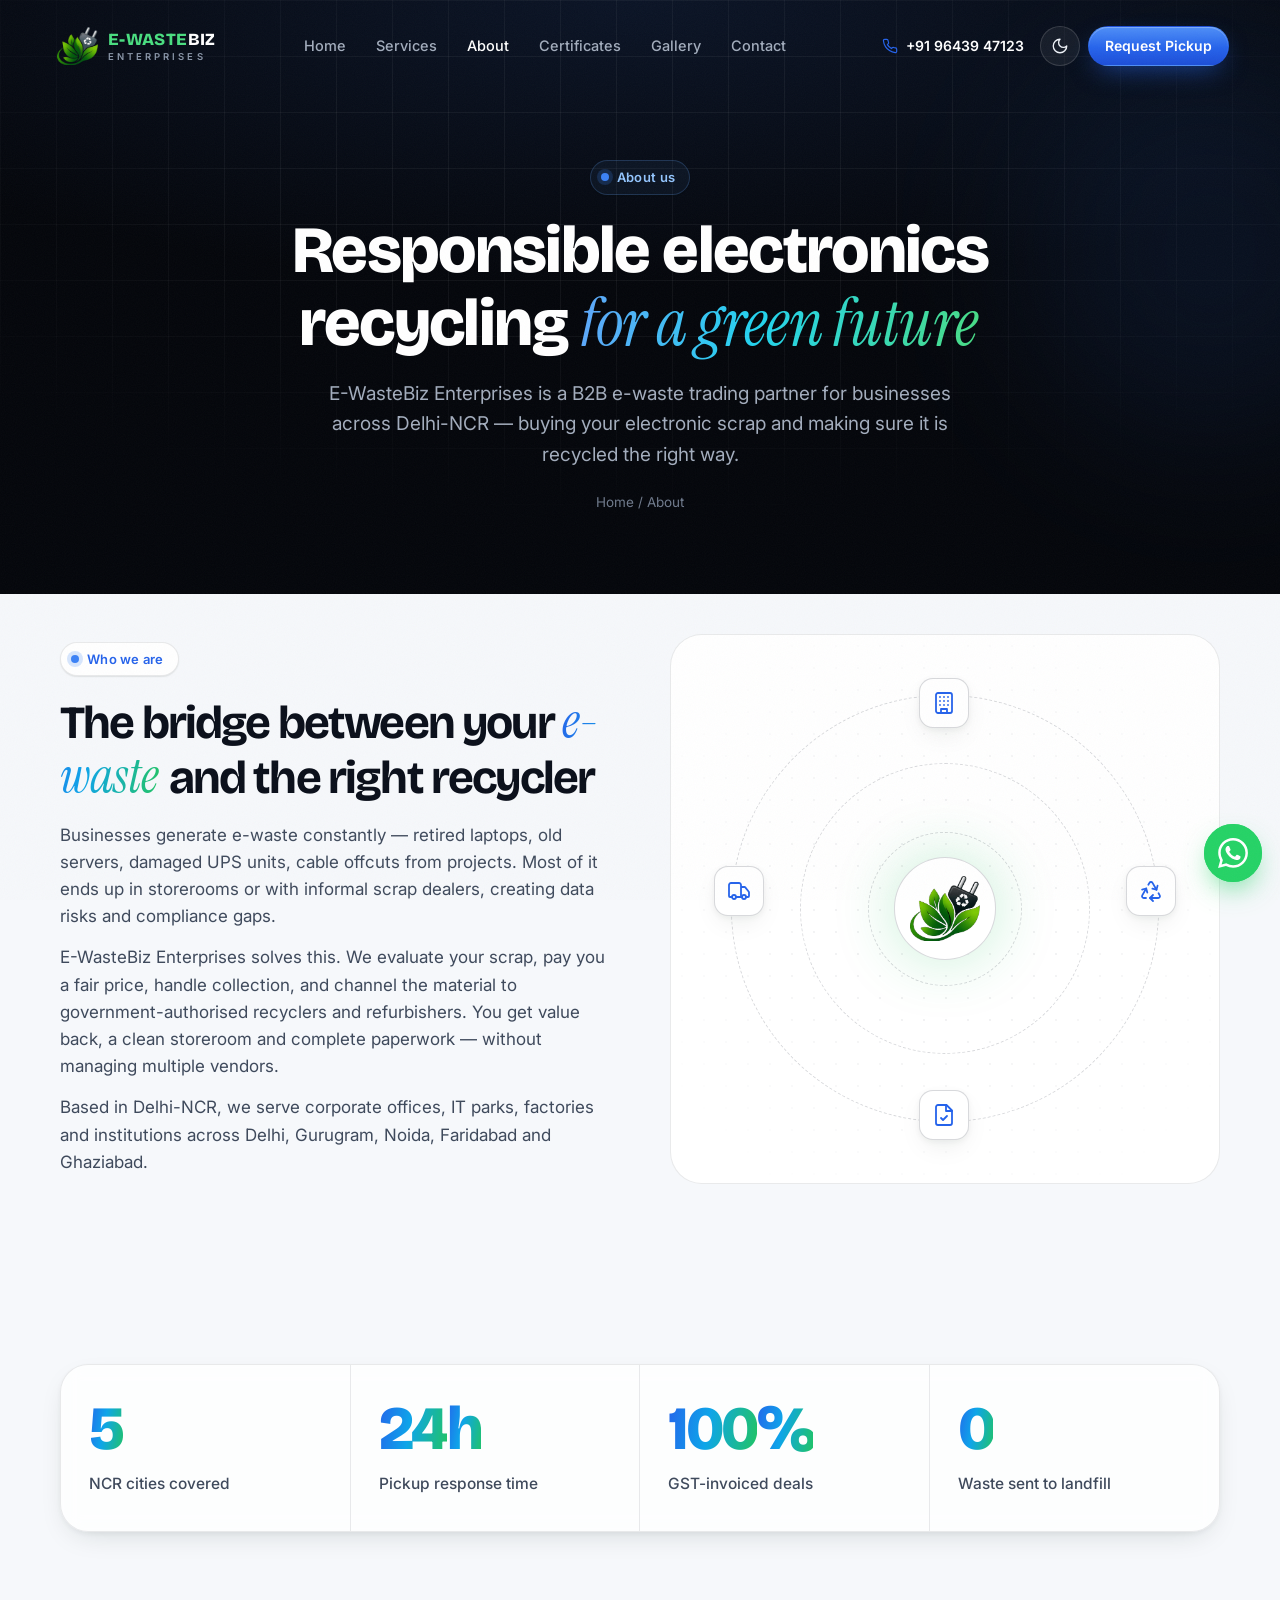
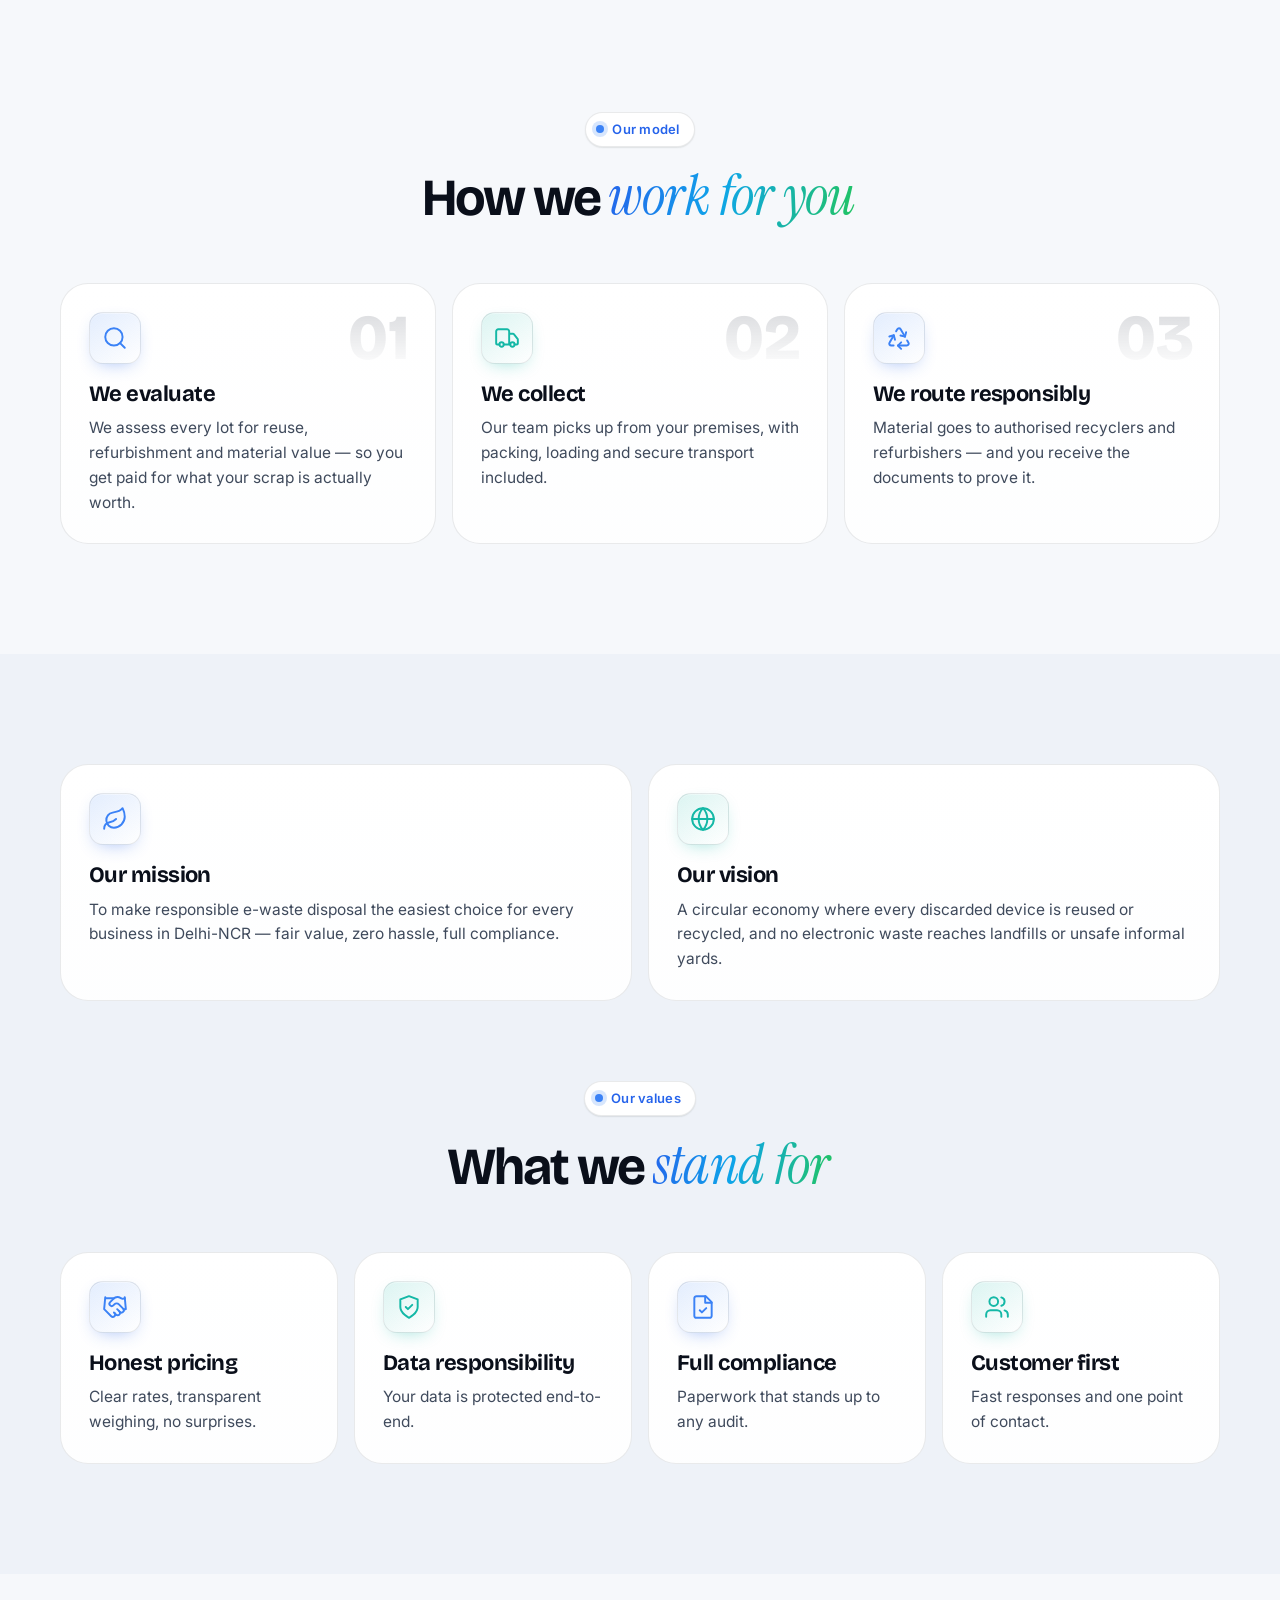
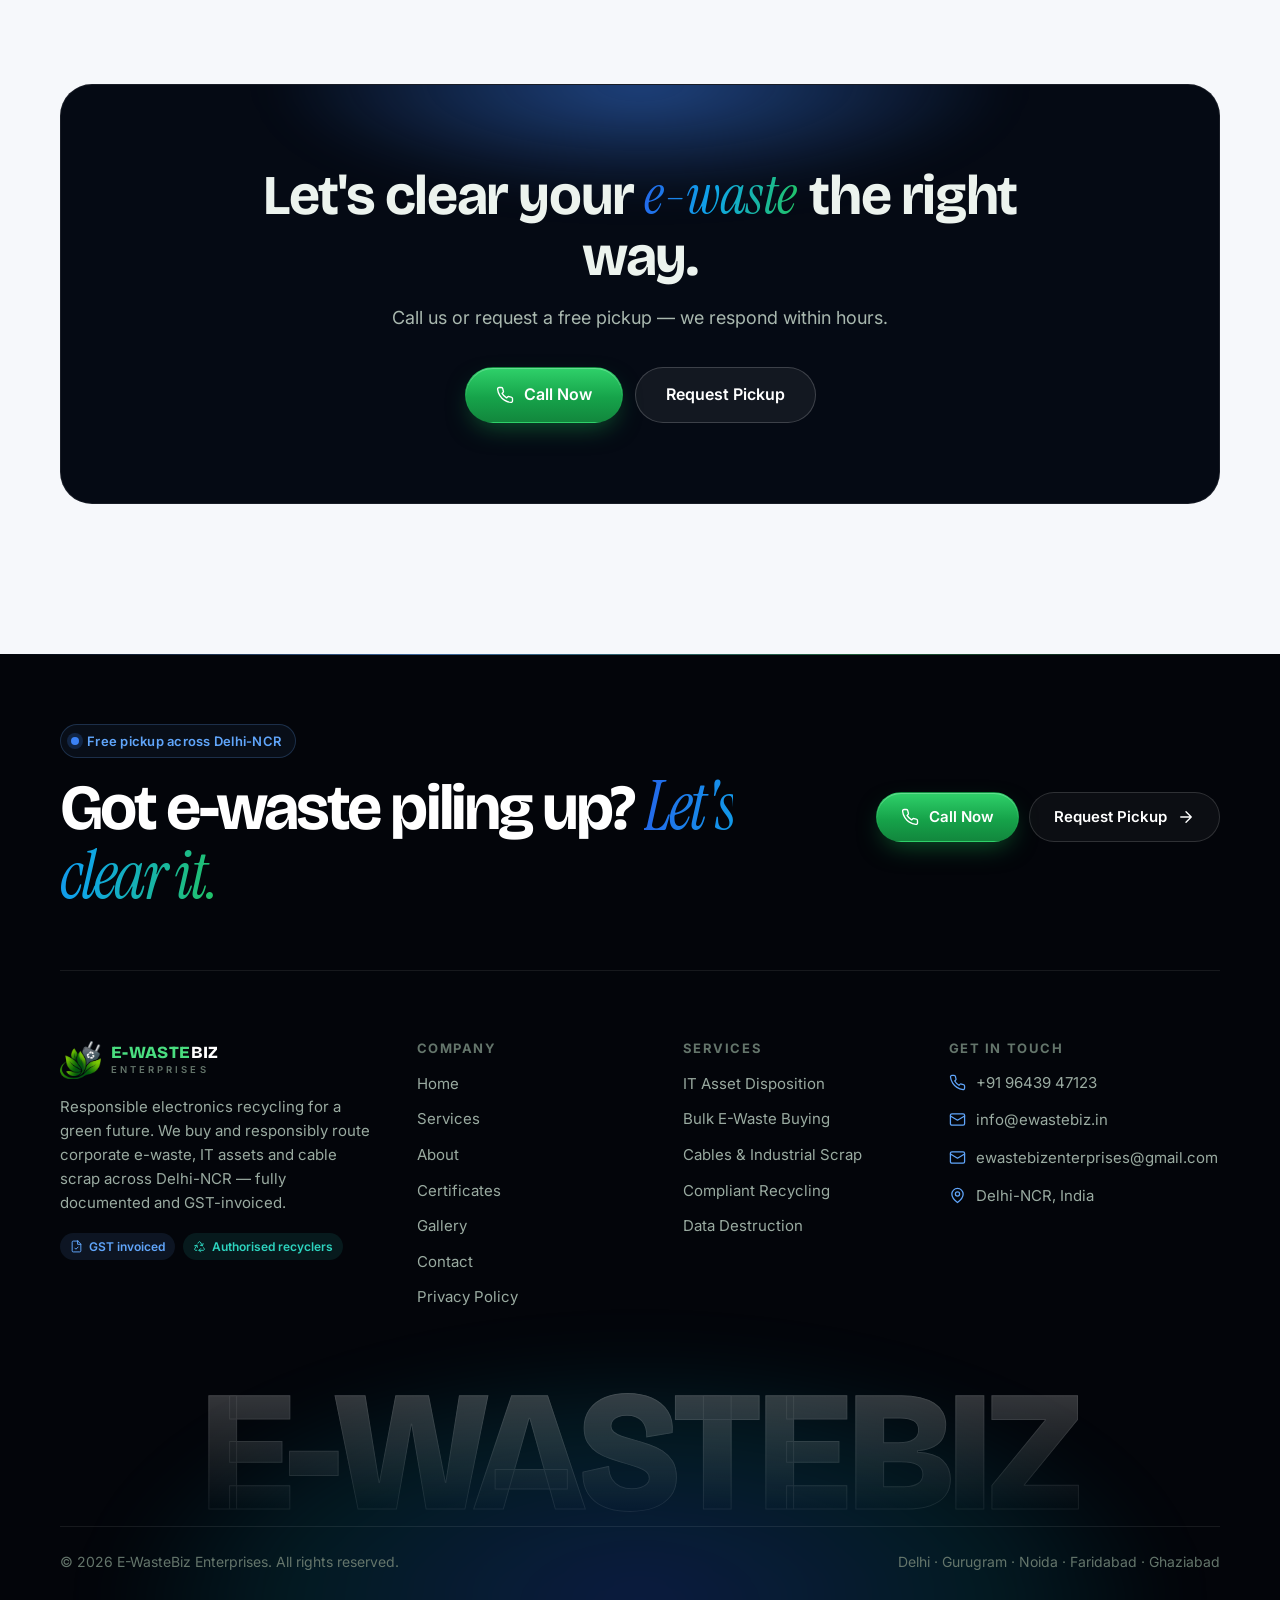
<file: about.html>
<!doctype html>
<html lang="en">
<head>
  <meta charset="utf-8">
  <meta name="viewport" content="width=device-width, initial-scale=1, viewport-fit=cover">
  <title>About Us — B2B E-Waste Trading Partner in Delhi-NCR | E-WasteBiz Enterprises</title>
  <meta name="description" content="E-WasteBiz Enterprises is a reliable B2B e-waste trading partner across Delhi-NCR, connecting businesses with authorised recyclers for responsible electronics recycling.">
  <meta name="theme-color" content="#16a34a">
  <link rel="canonical" href="https://ewastebiz.in/about.html">
  <meta property="og:image" content="https://ewastebiz.in/assets/img/og.jpg">
  <link rel="icon" type="image/png" href="assets/img/favicon.png">
  <script>var t="light";try{t=localStorage.getItem("ewb-theme")||"light"}catch(e){}document.documentElement.dataset.theme=t</script>
  <link rel="preconnect" href="https://fonts.googleapis.com">
  <link rel="preconnect" href="https://fonts.gstatic.com" crossorigin>
  <link href="https://fonts.googleapis.com/css2?family=Bricolage+Grotesque:opsz,wght@12..96,600;12..96,700;12..96,800&family=Instrument+Serif:ital@0;1&family=Inter:wght@400;500;600;700&display=swap" rel="stylesheet">
  <link rel="stylesheet" href="assets/css/style.css">
</head>
<body data-page="about">
<main>
  <section class="page-hero">
    <div class="bg-grid"></div>
    <div class="glow-orb" style="width:380px;height:380px;right:-120px;top:60px;background:rgba(59,130,246,.16)"></div>
    <div class="container">
      <span class="eyebrow reveal"><span class="dot"></span>About us</span>
      <h1><span class="tg">Responsible electronics recycling</span> <span class="grad-text">for a green future</span></h1>
      <p class="reveal" data-d="1">E-WasteBiz Enterprises is a B2B e-waste trading partner for businesses across Delhi-NCR — buying your electronic scrap and making sure it is recycled the right way.</p>
      <div class="crumbs"><a href="index.html">Home</a> / About</div>
    </div>
  </section>

  <section class="section" style="padding-top:40px">
    <div class="container split">
      <div class="reveal">
        <span class="eyebrow"><span class="dot"></span>Who we are</span>
        <h2>The bridge between your <span class="grad-text">e-waste</span> and the right recycler</h2>
        <p>Businesses generate e-waste constantly — retired laptops, old servers, damaged UPS units, cable offcuts from projects. Most of it ends up in storerooms or with informal scrap dealers, creating data risks and compliance gaps.</p>
        <p>E-WasteBiz Enterprises solves this. We evaluate your scrap, pay you a fair price, handle collection, and channel the material to government-authorised recyclers and refurbishers. You get value back, a clean storeroom and complete paperwork — without managing multiple vendors.</p>
        <p>Based in Delhi-NCR, we serve corporate offices, IT parks, factories and institutions across Delhi, Gurugram, Noida, Faridabad and Ghaziabad.</p>
      </div>
      <div class="visual-card reveal" data-d="1">
        <div class="bg-dots"></div>
        <div class="orbit">
          <div class="ring"></div><div class="ring"></div><div class="ring"></div>
          <div class="core"><img class="logo-l" src="assets/img/logo-icon.png" alt=""><img class="logo-d" src="assets/img/logo-icon-dark.png" alt=""></div>
          <span class="node" style="top:-4%;left:44%"><i data-icon="building"></i></span>
          <span class="node" style="top:40%;left:-4%;animation-delay:-1s"><i data-icon="truck"></i></span>
          <span class="node" style="top:40%;right:-4%;animation-delay:-2s"><i data-icon="recycle"></i></span>
          <span class="node" style="bottom:-4%;left:44%;animation-delay:-3s"><i data-icon="file"></i></span>
        </div>
      </div>
    </div>
  </section>

  <section class="section--tight">
    <div class="container"><div class="stats reveal" data-stats></div></div>
  </section>

  <section class="section">
    <div class="container">
      <div class="section-head reveal">
        <span class="eyebrow"><span class="dot"></span>Our model</span>
        <h2>How we <span class="grad-text">work for you</span></h2>
      </div>
      <div class="grid-3">
        <div class="card reveal"><span class="card-num">01</span><div class="card-icon"><i data-icon="search"></i></div><h3>We evaluate</h3><p>We assess every lot for reuse, refurbishment and material value — so you get paid for what your scrap is actually worth.</p></div>
        <div class="card reveal" data-d="1"><span class="card-num">02</span><div class="card-icon card-icon--blue"><i data-icon="truck"></i></div><h3>We collect</h3><p>Our team picks up from your premises, with packing, loading and secure transport included.</p></div>
        <div class="card reveal" data-d="2"><span class="card-num">03</span><div class="card-icon"><i data-icon="recycle"></i></div><h3>We route responsibly</h3><p>Material goes to authorised recyclers and refurbishers — and you receive the documents to prove it.</p></div>
      </div>
    </div>
  </section>

  <section class="section section--soft">
    <div class="container">
      <div class="grid-2">
        <div class="card reveal"><div class="card-icon"><i data-icon="leaf"></i></div><h3>Our mission</h3><p>To make responsible e-waste disposal the easiest choice for every business in Delhi-NCR — fair value, zero hassle, full compliance.</p></div>
        <div class="card reveal" data-d="1"><div class="card-icon card-icon--blue"><i data-icon="globe"></i></div><h3>Our vision</h3><p>A circular economy where every discarded device is reused or recycled, and no electronic waste reaches landfills or unsafe informal yards.</p></div>
      </div>
      <div class="section-head reveal" style="margin-top:80px">
        <span class="eyebrow"><span class="dot"></span>Our values</span>
        <h2>What we <span class="grad-text">stand for</span></h2>
      </div>
      <div class="grid-4">
        <div class="card reveal"><div class="card-icon"><i data-icon="handshake"></i></div><h3>Honest pricing</h3><p>Clear rates, transparent weighing, no surprises.</p></div>
        <div class="card reveal" data-d="1"><div class="card-icon card-icon--blue"><i data-icon="shield"></i></div><h3>Data responsibility</h3><p>Your data is protected end-to-end.</p></div>
        <div class="card reveal" data-d="2"><div class="card-icon"><i data-icon="file"></i></div><h3>Full compliance</h3><p>Paperwork that stands up to any audit.</p></div>
        <div class="card reveal" data-d="3"><div class="card-icon card-icon--blue"><i data-icon="users"></i></div><h3>Customer first</h3><p>Fast responses and one point of contact.</p></div>
      </div>
    </div>
  </section>

  <section class="section">
    <div class="container">
      <div class="cta-box reveal">
        <div class="lamp"></div>
        <h2>Let's clear your <span class="grad-text">e-waste</span> the right way.</h2>
        <p>Call us or request a free pickup — we respond within hours.</p>
        <div class="hero-cta">
          <a class="btn btn--primary btn--lg" href="tel:+919643947123" data-track="call"><i data-icon="phone"></i> Call Now</a>
          <a class="btn btn--ghost btn--lg" href="contact.html#pickup">Request Pickup</a>
        </div>
      </div>
    </div>
  </section>
</main>
<script src="assets/js/main.js" defer></script>
</body>
</html>
</file>
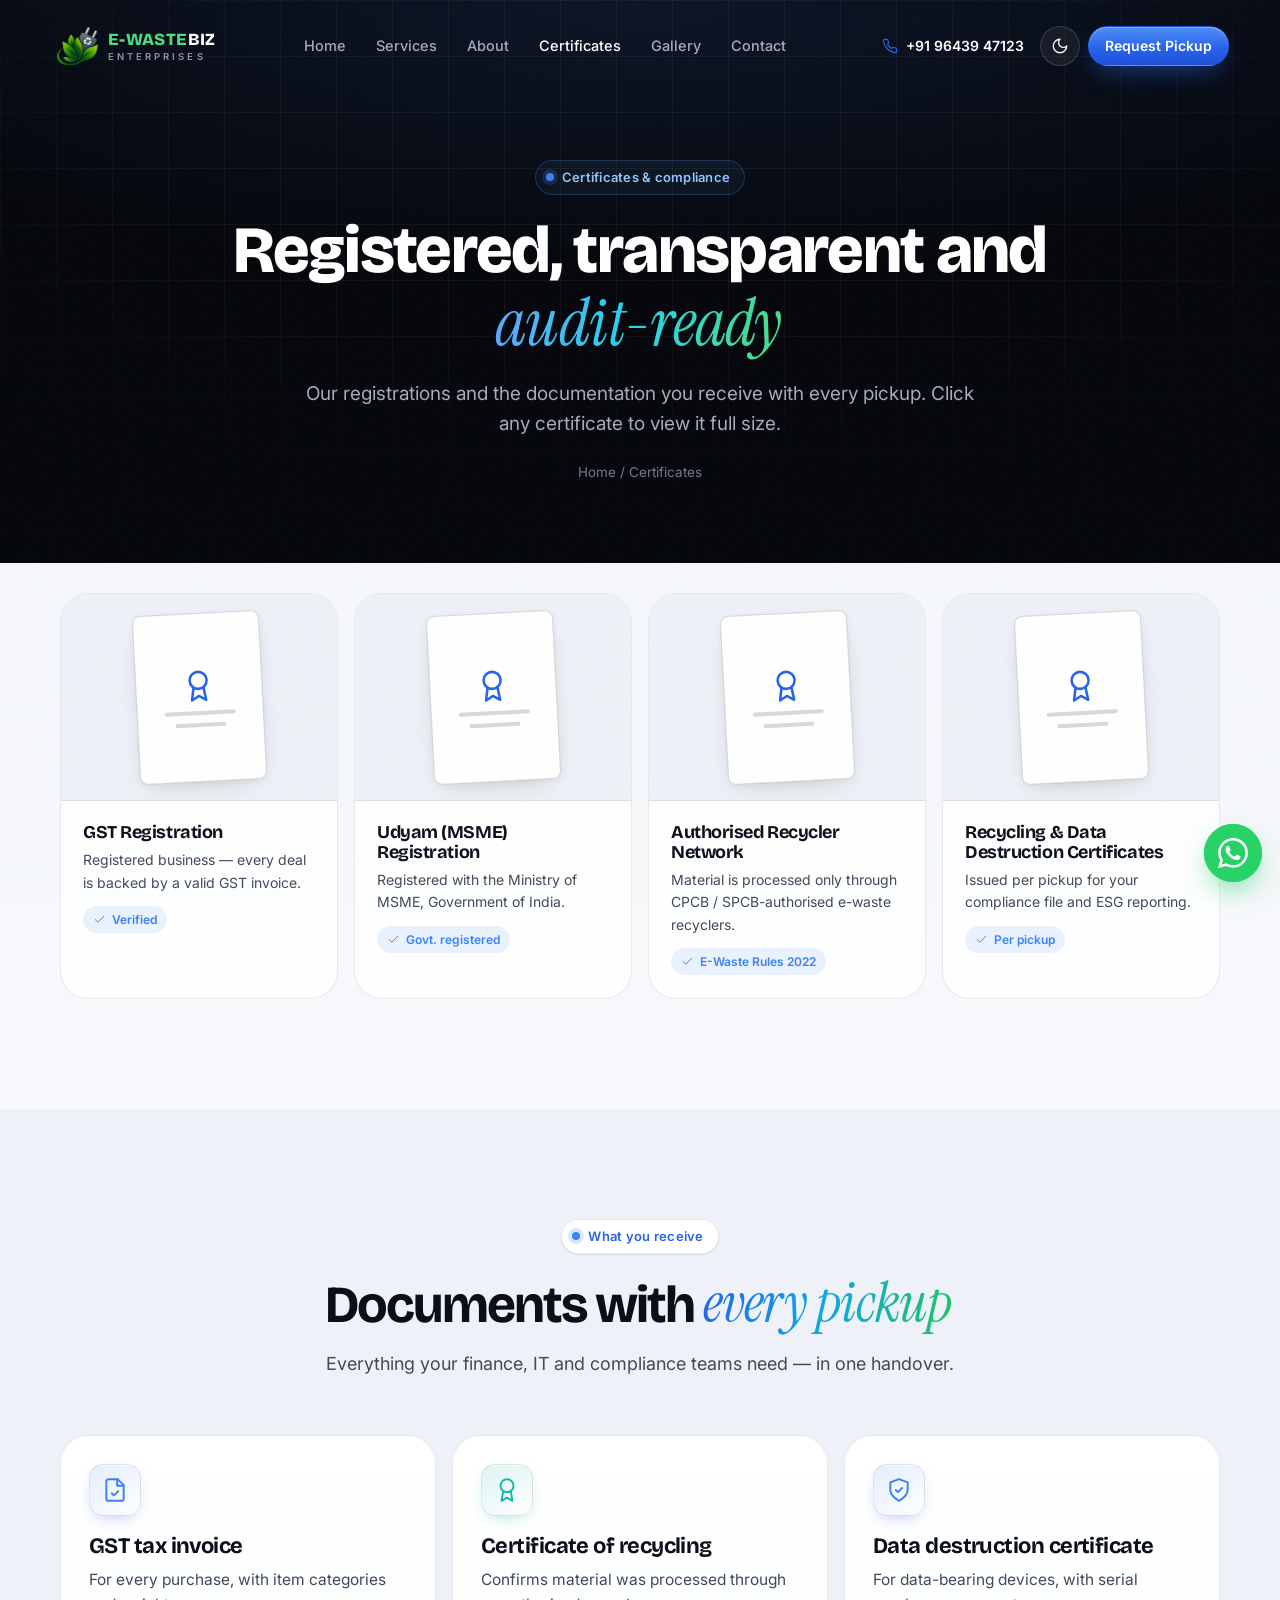
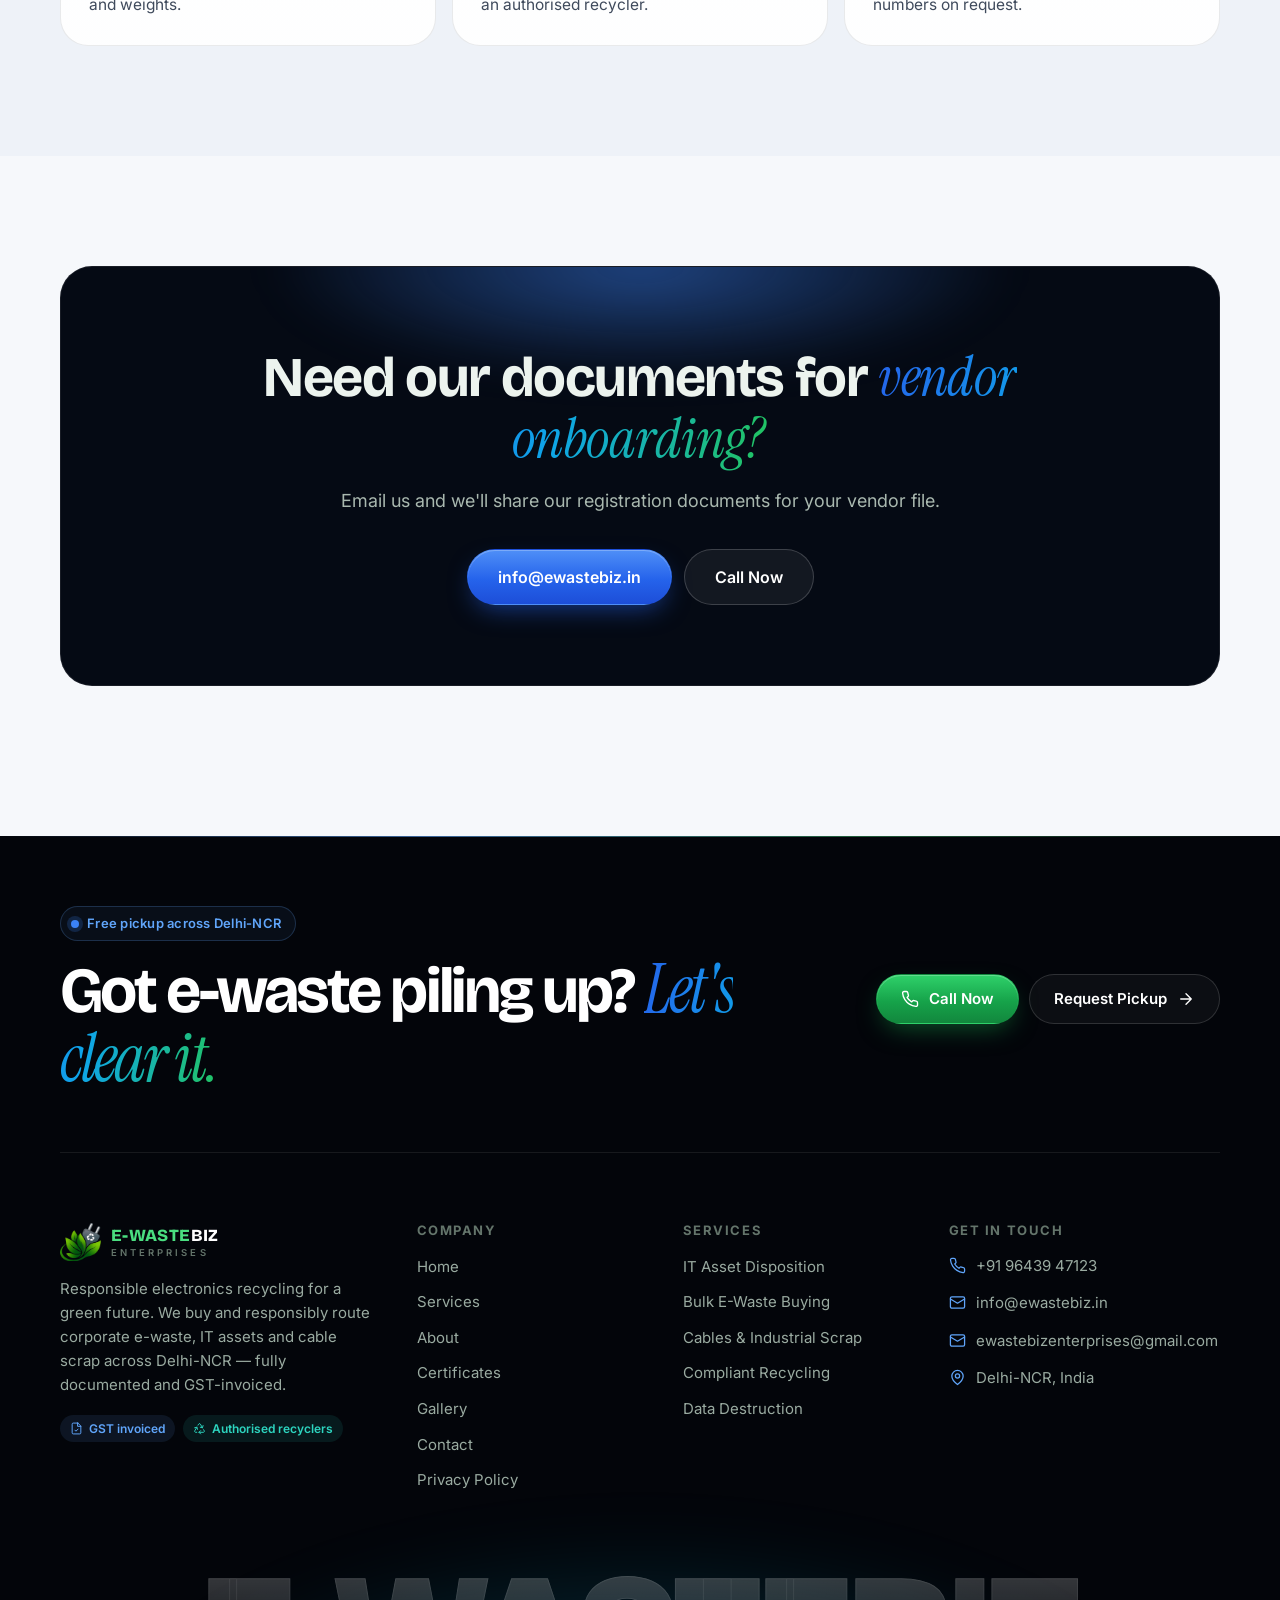
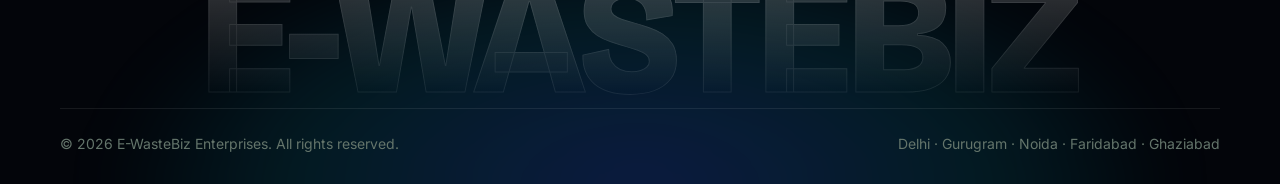
<file: certificates.html>
<!doctype html>
<html lang="en">
<head>
  <meta charset="utf-8">
  <meta name="viewport" content="width=device-width, initial-scale=1, viewport-fit=cover">
  <title>Certificates & Compliance | E-WasteBiz Enterprises</title>
  <meta name="description" content="Registrations, certificates and compliance documentation of E-WasteBiz Enterprises — GST, MSME, authorised recycler network, recycling and data destruction certificates.">
  <meta name="theme-color" content="#16a34a">
  <link rel="canonical" href="https://ewastebiz.in/certificates.html">
  <meta property="og:image" content="https://ewastebiz.in/assets/img/og.jpg">
  <link rel="icon" type="image/png" href="assets/img/favicon.png">
  <script>var t="light";try{t=localStorage.getItem("ewb-theme")||"light"}catch(e){}document.documentElement.dataset.theme=t</script>
  <link rel="preconnect" href="https://fonts.googleapis.com">
  <link rel="preconnect" href="https://fonts.gstatic.com" crossorigin>
  <link href="https://fonts.googleapis.com/css2?family=Bricolage+Grotesque:opsz,wght@12..96,600;12..96,700;12..96,800&family=Instrument+Serif:ital@0;1&family=Inter:wght@400;500;600;700&display=swap" rel="stylesheet">
  <link rel="stylesheet" href="assets/css/style.css">
</head>
<body data-page="certificates">
<main>
  <section class="page-hero">
    <div class="bg-grid"></div>
    <div class="container">
      <span class="eyebrow reveal"><span class="dot"></span>Certificates & compliance</span>
      <h1><span class="tg">Registered, transparent and</span> <span class="grad-text">audit-ready</span></h1>
      <p class="reveal" data-d="1">Our registrations and the documentation you receive with every pickup. Click any certificate to view it full size.</p>
      <div class="crumbs"><a href="index.html">Home</a> / Certificates</div>
    </div>
  </section>

  <section class="section" style="padding-top:30px">
    <div class="container">
      <div class="grid-4" data-certs></div>
    </div>
  </section>

  <section class="section section--soft">
    <div class="container">
      <div class="section-head reveal">
        <span class="eyebrow"><span class="dot"></span>What you receive</span>
        <h2>Documents with <span class="grad-text">every pickup</span></h2>
        <p>Everything your finance, IT and compliance teams need — in one handover.</p>
      </div>
      <div class="grid-3">
        <div class="card reveal"><div class="card-icon"><i data-icon="file"></i></div><h3>GST tax invoice</h3><p>For every purchase, with item categories and weights.</p></div>
        <div class="card reveal" data-d="1"><div class="card-icon card-icon--blue"><i data-icon="award"></i></div><h3>Certificate of recycling</h3><p>Confirms material was processed through an authorised recycler.</p></div>
        <div class="card reveal" data-d="2"><div class="card-icon"><i data-icon="shield"></i></div><h3>Data destruction certificate</h3><p>For data-bearing devices, with serial numbers on request.</p></div>
      </div>
    </div>
  </section>

  <section class="section">
    <div class="container">
      <div class="cta-box reveal">
        <div class="lamp"></div>
        <h2>Need our documents for <span class="grad-text">vendor onboarding?</span></h2>
        <p>Email us and we'll share our registration documents for your vendor file.</p>
        <div class="hero-cta">
          <a class="btn btn--primary btn--lg" href="mailto:info@ewastebiz.in" data-site="email" data-site-href="mailto">info@ewastebiz.in</a>
          <a class="btn btn--ghost btn--lg" href="tel:+919643947123" data-track="call">Call Now</a>
        </div>
      </div>
    </div>
  </section>
</main>
<script src="assets/js/main.js" defer></script>
</body>
</html>
</file>
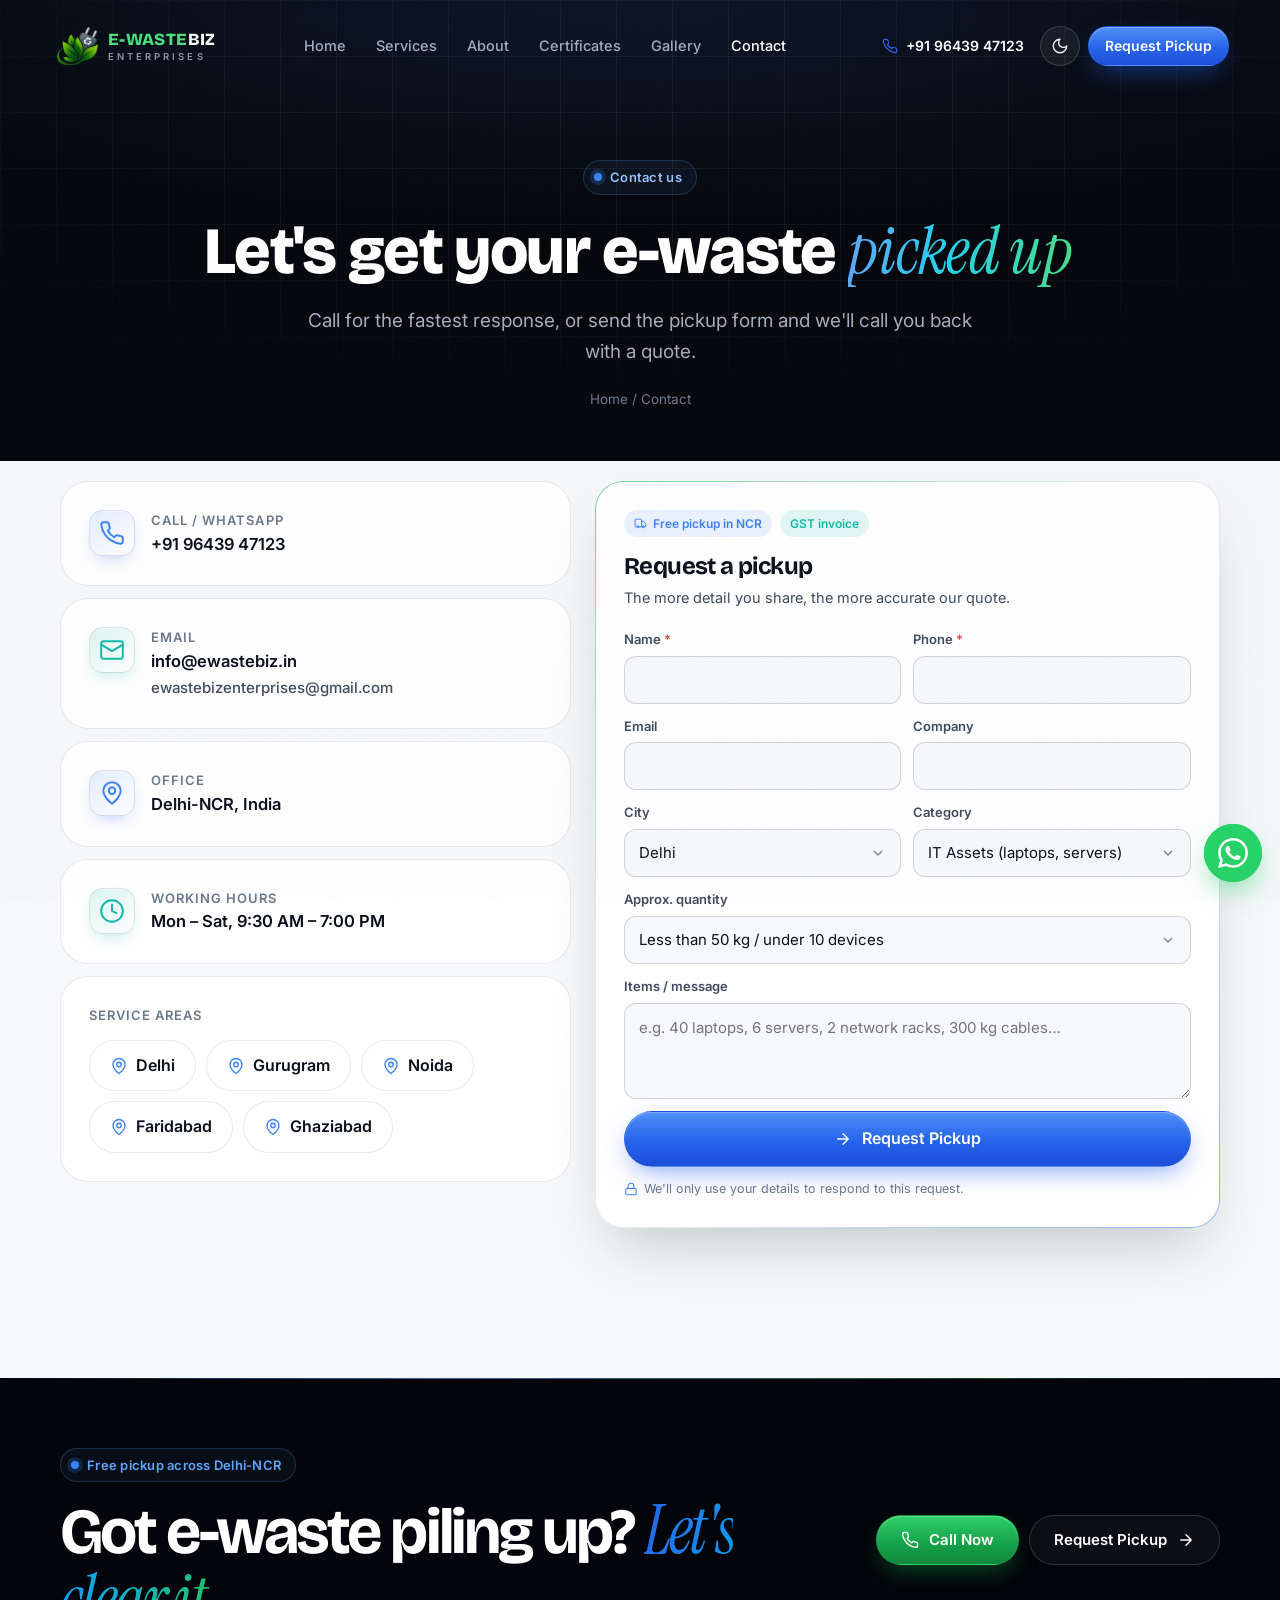
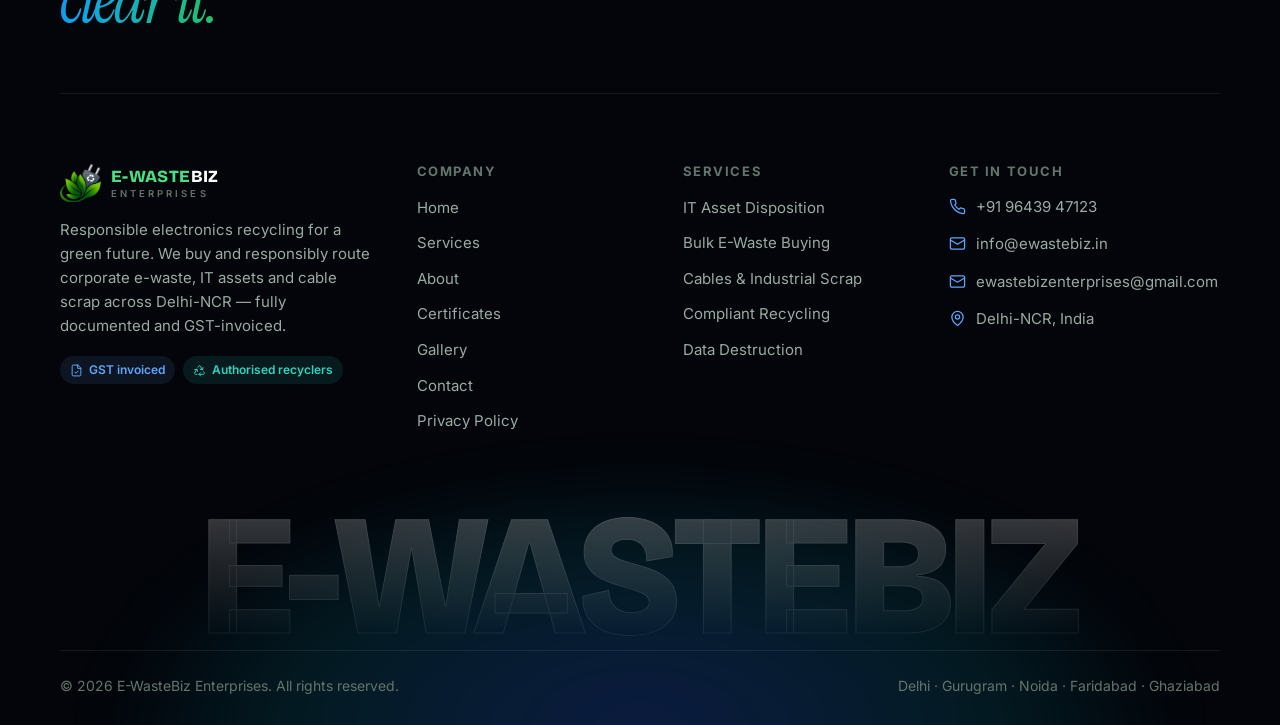
<file: contact.html>
<!doctype html>
<html lang="en">
<head>
  <meta charset="utf-8">
  <meta name="viewport" content="width=device-width, initial-scale=1, viewport-fit=cover">
  <title>Contact & Request Pickup | E-WasteBiz Enterprises, Delhi-NCR</title>
  <meta name="description" content="Call, WhatsApp or request a free e-waste pickup anywhere in Delhi, Gurugram, Noida, Faridabad and Ghaziabad. E-WasteBiz Enterprises — info@ewastebiz.in.">
  <meta name="theme-color" content="#16a34a">
  <link rel="canonical" href="https://ewastebiz.in/contact.html">
  <meta property="og:image" content="https://ewastebiz.in/assets/img/og.jpg">
  <link rel="icon" type="image/png" href="assets/img/favicon.png">
  <script>var t="light";try{t=localStorage.getItem("ewb-theme")||"light"}catch(e){}document.documentElement.dataset.theme=t</script>
  <link rel="preconnect" href="https://fonts.googleapis.com">
  <link rel="preconnect" href="https://fonts.gstatic.com" crossorigin>
  <link href="https://fonts.googleapis.com/css2?family=Bricolage+Grotesque:opsz,wght@12..96,600;12..96,700;12..96,800&family=Instrument+Serif:ital@0;1&family=Inter:wght@400;500;600;700&display=swap" rel="stylesheet">
  <link rel="stylesheet" href="assets/css/style.css">
</head>
<body data-page="contact">
<main>
  <section class="page-hero" style="padding-bottom:50px">
    <div class="bg-grid"></div>
    <div class="container">
      <span class="eyebrow reveal"><span class="dot"></span>Contact us</span>
      <h1><span class="tg">Let's get your e-waste</span> <span class="grad-text">picked up</span></h1>
      <p class="reveal" data-d="1">Call for the fastest response, or send the pickup form and we'll call you back with a quote.</p>
      <div class="crumbs"><a href="index.html">Home</a> / Contact</div>
    </div>
  </section>

  <section class="section" style="padding-top:20px">
    <div class="container contact-grid">
      <div class="contact-list">
        <a class="card reveal" href="tel:+919643947123" data-track="call" style="display:block">
          <div class="c-item"><span class="card-icon"><i data-icon="phone"></i></span><div><small>Call / WhatsApp</small><span data-site="phone">+91 96439 47123</span></div></div>
        </a>
        <div class="card reveal" data-d="1">
          <div class="c-item"><span class="card-icon card-icon--blue"><i data-icon="mail"></i></span><div><small>Email</small>
            <a href="mailto:info@ewastebiz.in" data-site="email" data-site-href="mailto">info@ewastebiz.in</a><br>
            <a href="mailto:ewastebizenterprises@gmail.com" data-site="email_alt" data-site-href="mailto" style="font-size:15px;font-weight:500;color:var(--text-2)">ewastebizenterprises@gmail.com</a></div></div>
        </div>
        <div class="card reveal" data-d="2">
          <div class="c-item"><span class="card-icon"><i data-icon="pin"></i></span><div><small>Office</small><span data-site="address">Delhi-NCR, India</span></div></div>
        </div>
        <div class="card reveal" data-d="3">
          <div class="c-item"><span class="card-icon card-icon--blue"><i data-icon="clock"></i></span><div><small>Working hours</small><span data-site="hours">Mon – Sat, 9:30 AM – 7:00 PM</span></div></div>
        </div>
        <div class="card reveal" data-d="4">
          <small style="display:block;color:var(--text-3);font-size:13px;font-weight:600;text-transform:uppercase;letter-spacing:.08em;margin-bottom:14px">Service areas</small>
          <div class="areas" style="justify-content:flex-start">
            <span class="area"><i data-icon="pin"></i>Delhi</span>
            <span class="area"><i data-icon="pin"></i>Gurugram</span>
            <span class="area"><i data-icon="pin"></i>Noida</span>
            <span class="area"><i data-icon="pin"></i>Faridabad</span>
            <span class="area"><i data-icon="pin"></i>Ghaziabad</span>
          </div>
        </div>
      </div>

      <div class="form-card reveal" id="pickup">
        <div class="badge-row"><span class="pill"><i data-icon="truck"></i> Free pickup in NCR</span><span class="pill pill--blue">GST invoice</span></div>
        <h3>Request a pickup</h3>
        <p class="sub">The more detail you share, the more accurate our quote.</p>
        <form data-lead-form="contact" novalidate>
          <div class="form-grid">
            <div class="field"><label for="c-name">Name <span class="req">*</span></label><input class="input" id="c-name" name="name" autocomplete="name" required></div>
            <div class="field"><label for="c-phone">Phone <span class="req">*</span></label><input class="input" id="c-phone" name="phone" type="tel" inputmode="tel" autocomplete="tel" required></div>
            <div class="field"><label for="c-email">Email</label><input class="input" id="c-email" name="email" type="email" autocomplete="email"></div>
            <div class="field"><label for="c-company">Company</label><input class="input" id="c-company" name="company" autocomplete="organization"></div>
            <div class="field"><label for="c-city">City</label>
              <select class="select" id="c-city" name="city"><option>Delhi</option><option>Gurugram</option><option>Noida</option><option>Greater Noida</option><option>Faridabad</option><option>Ghaziabad</option><option>Other</option></select></div>
            <div class="field"><label for="c-cat">Category</label>
              <select class="select" id="c-cat" name="category"><option>IT Assets (laptops, servers)</option><option>Bulk E-Waste</option><option>Cables & Copper Scrap</option><option>Batteries / UPS</option><option>Mixed office scrap</option><option>Data destruction</option><option>Other</option></select></div>
            <div class="field full"><label for="c-qty">Approx. quantity</label>
              <select class="select" id="c-qty" name="quantity"><option>Less than 50 kg / under 10 devices</option><option>50 – 500 kg / 10 – 100 devices</option><option>500 kg – 2 tonnes</option><option>More than 2 tonnes</option><option>Not sure</option></select></div>
            <div class="field full"><label for="c-msg">Items / message</label><textarea class="textarea" id="c-msg" name="message" placeholder="e.g. 40 laptops, 6 servers, 2 network racks, 300 kg cables…"></textarea></div>
            <input class="hp" type="text" name="website" tabindex="-1" autocomplete="off" aria-hidden="true">
            <div class="full"><button class="btn btn--primary btn--lg btn--block" type="submit"><span class="spinner"></span><i class="lbl-icon" data-icon="arrow"></i> Request Pickup</button></div>
          </div>
          <div class="form-msg" role="alert"></div>
          <p class="form-note"><i data-icon="lock"></i> We'll only use your details to respond to this request.</p>
        </form>
      </div>
    </div>
  </section>
</main>
<script src="assets/js/main.js" defer></script>
</body>
</html>
</file>
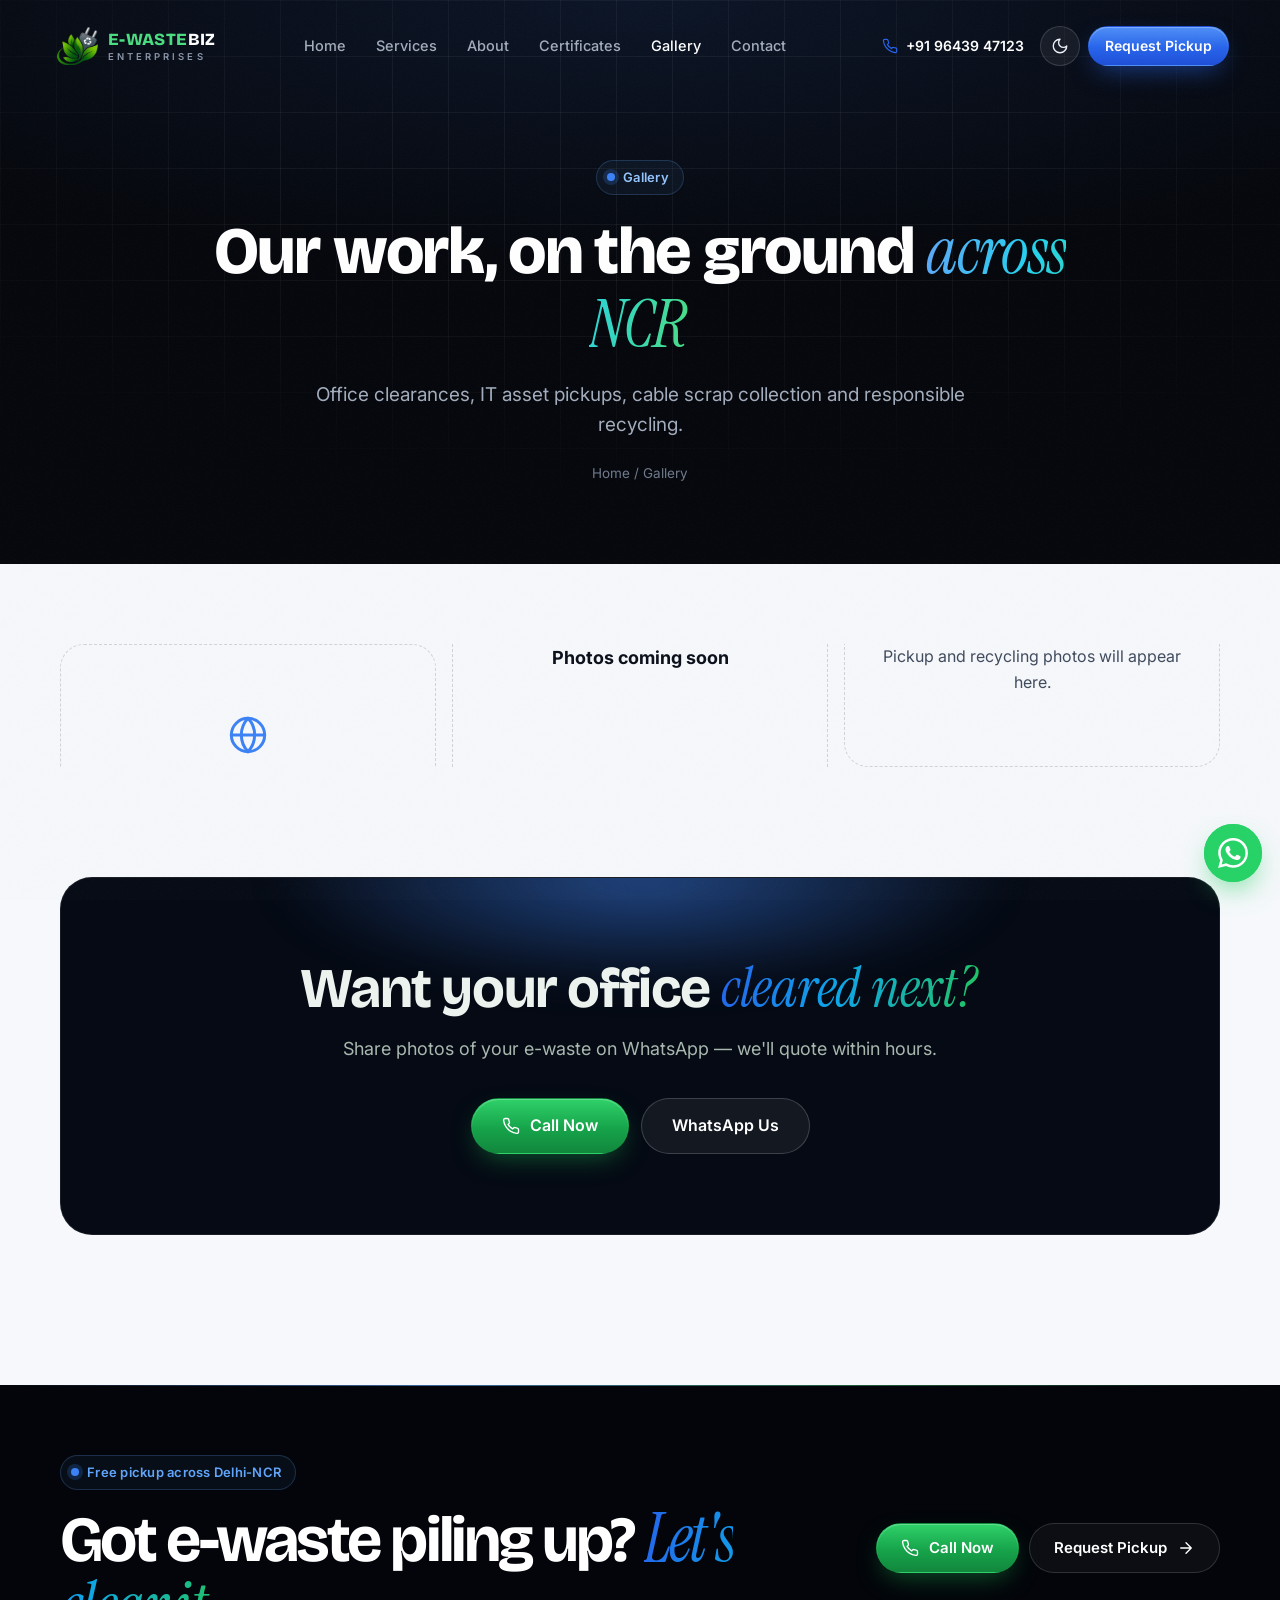
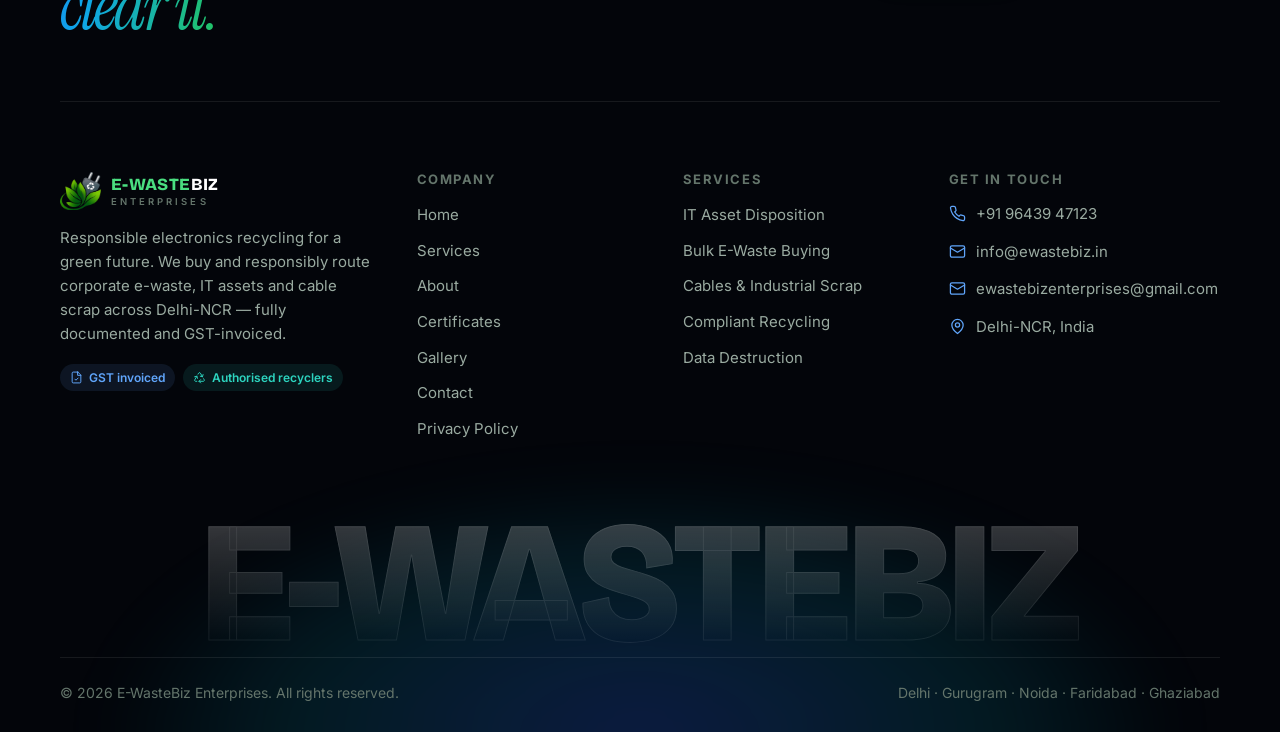
<file: gallery.html>
<!doctype html>
<html lang="en">
<head>
  <meta charset="utf-8">
  <meta name="viewport" content="width=device-width, initial-scale=1, viewport-fit=cover">
  <title>Gallery — E-Waste Pickups & Recycling in Delhi-NCR | E-WasteBiz</title>
  <meta name="description" content="Photos of E-WasteBiz Enterprises e-waste pickups, office clearances, IT asset disposal and cable scrap collection across Delhi-NCR.">
  <meta name="theme-color" content="#04060b">
  <link rel="canonical" href="https://ewastebiz.in/gallery.html">
  <meta property="og:image" content="https://ewastebiz.in/assets/img/og.jpg">
  <link rel="icon" type="image/png" href="assets/img/favicon.png">
  <script>var t="light";try{t=localStorage.getItem("ewb-theme")||"light"}catch(e){}document.documentElement.dataset.theme=t</script>
  <link rel="preconnect" href="https://fonts.googleapis.com">
  <link rel="preconnect" href="https://fonts.gstatic.com" crossorigin>
  <link href="https://fonts.googleapis.com/css2?family=Bricolage+Grotesque:opsz,wght@12..96,600;12..96,700;12..96,800&family=Instrument+Serif:ital@0;1&family=Inter:wght@400;500;600;700&display=swap" rel="stylesheet">
  <link rel="stylesheet" href="assets/css/style.css">
</head>
<body data-page="gallery">
<main>
  <section class="page-hero">
    <div class="meteors" aria-hidden="true"></div>
    <div class="bg-grid"></div>
    <div class="container" style="position:relative">
      <span class="eyebrow reveal"><span class="dot"></span>Gallery</span>
      <h1><span class="tg">Our work, on the ground</span> <span class="grad-text">across NCR</span></h1>
      <p class="reveal" data-d="1">Office clearances, IT asset pickups, cable scrap collection and responsible recycling.</p>
      <div class="crumbs"><a href="index.html">Home</a> / Gallery</div>
    </div>
  </section>

  <section class="section" style="padding-top:50px">
    <div class="container">
      <div class="g-filters" data-gallery-filters></div>
      <div class="gallery-grid" data-gallery></div>
    </div>
  </section>

  <section class="section" style="padding-top:0">
    <div class="container">
      <div class="cta-box reveal">
        <div class="lamp"></div>
        <div class="sparkles"></div>
        <h2>Want your office <span class="grad-text">cleared next?</span></h2>
        <p>Share photos of your e-waste on WhatsApp — we'll quote within hours.</p>
        <div class="hero-cta">
          <a class="btn btn--primary btn--lg" href="tel:+919643947123" data-track="call"><i data-icon="phone"></i> Call Now</a>
          <a class="btn btn--ghost btn--lg" href="#" data-wa>WhatsApp Us</a>
        </div>
      </div>
    </div>
  </section>
</main>
<script src="assets/js/main.js" defer></script>
</body>
</html>
</file>
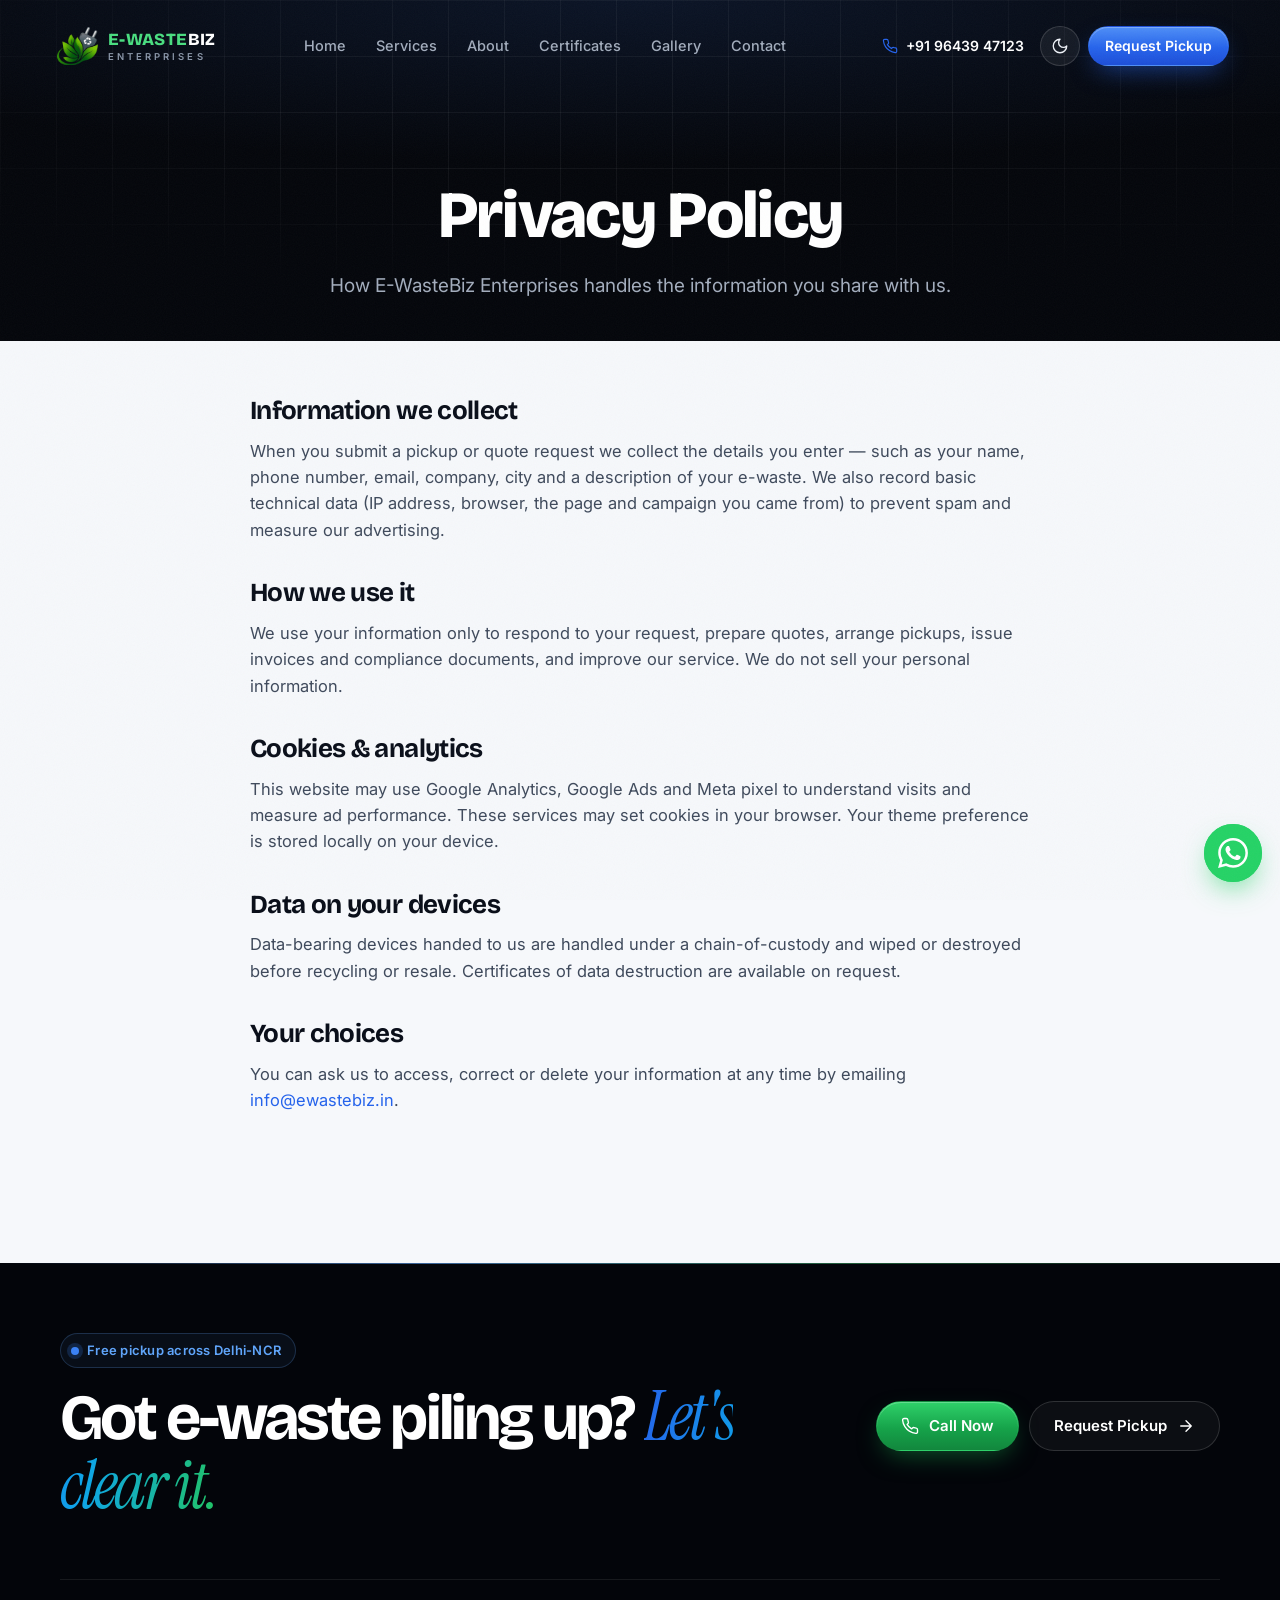
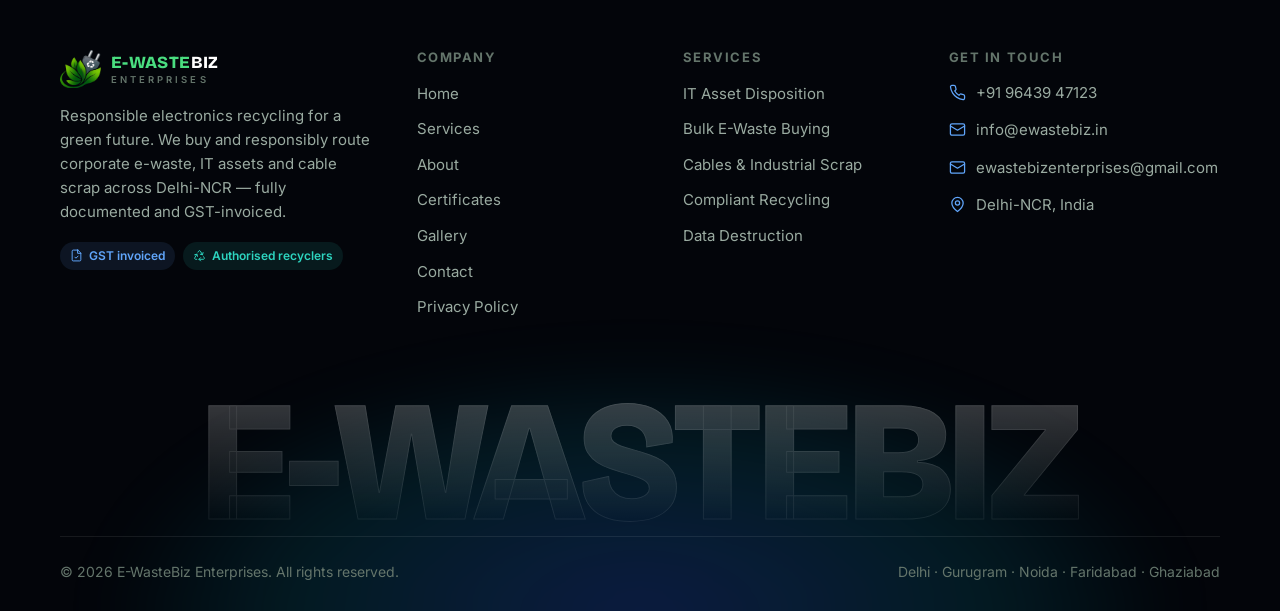
<file: privacy.html>
<!doctype html>
<html lang="en">
<head>
  <meta charset="utf-8">
  <meta name="viewport" content="width=device-width, initial-scale=1, viewport-fit=cover">
  <title>Privacy Policy | E-WasteBiz Enterprises</title>
  <meta name="description" content="Privacy policy of E-WasteBiz Enterprises (ewastebiz.in).">
  <meta name="theme-color" content="#16a34a">
  <link rel="icon" type="image/png" href="assets/img/favicon.png">
  <script>var t="light";try{t=localStorage.getItem("ewb-theme")||"light"}catch(e){}document.documentElement.dataset.theme=t</script>
  <link rel="preconnect" href="https://fonts.googleapis.com">
  <link rel="preconnect" href="https://fonts.gstatic.com" crossorigin>
  <link href="https://fonts.googleapis.com/css2?family=Bricolage+Grotesque:opsz,wght@12..96,600;12..96,700;12..96,800&family=Instrument+Serif:ital@0;1&family=Inter:wght@400;500;600;700&display=swap" rel="stylesheet">
  <link rel="stylesheet" href="assets/css/style.css">
</head>
<body data-page="privacy">
<main>
  <section class="page-hero" style="padding-bottom:40px">
    <div class="bg-grid"></div>
    <div class="container">
      <h1>Privacy Policy</h1>
      <p>How E-WasteBiz Enterprises handles the information you share with us.</p>
    </div>
  </section>
  <section class="section" style="padding-top:20px">
    <div class="prose">
      <h2>Information we collect</h2>
      <p>When you submit a pickup or quote request we collect the details you enter — such as your name, phone number, email, company, city and a description of your e-waste. We also record basic technical data (IP address, browser, the page and campaign you came from) to prevent spam and measure our advertising.</p>
      <h2>How we use it</h2>
      <p>We use your information only to respond to your request, prepare quotes, arrange pickups, issue invoices and compliance documents, and improve our service. We do not sell your personal information.</p>
      <h2>Cookies & analytics</h2>
      <p>This website may use Google Analytics, Google Ads and Meta pixel to understand visits and measure ad performance. These services may set cookies in your browser. Your theme preference is stored locally on your device.</p>
      <h2>Data on your devices</h2>
      <p>Data-bearing devices handed to us are handled under a chain-of-custody and wiped or destroyed before recycling or resale. Certificates of data destruction are available on request.</p>
      <h2>Your choices</h2>
      <p>You can ask us to access, correct or delete your information at any time by emailing <a href="mailto:info@ewastebiz.in" data-site="email" data-site-href="mailto" style="color:var(--accent)">info@ewastebiz.in</a>.</p>
    </div>
  </section>
</main>
<script src="assets/js/main.js" defer></script>
</body>
</html>
</file>
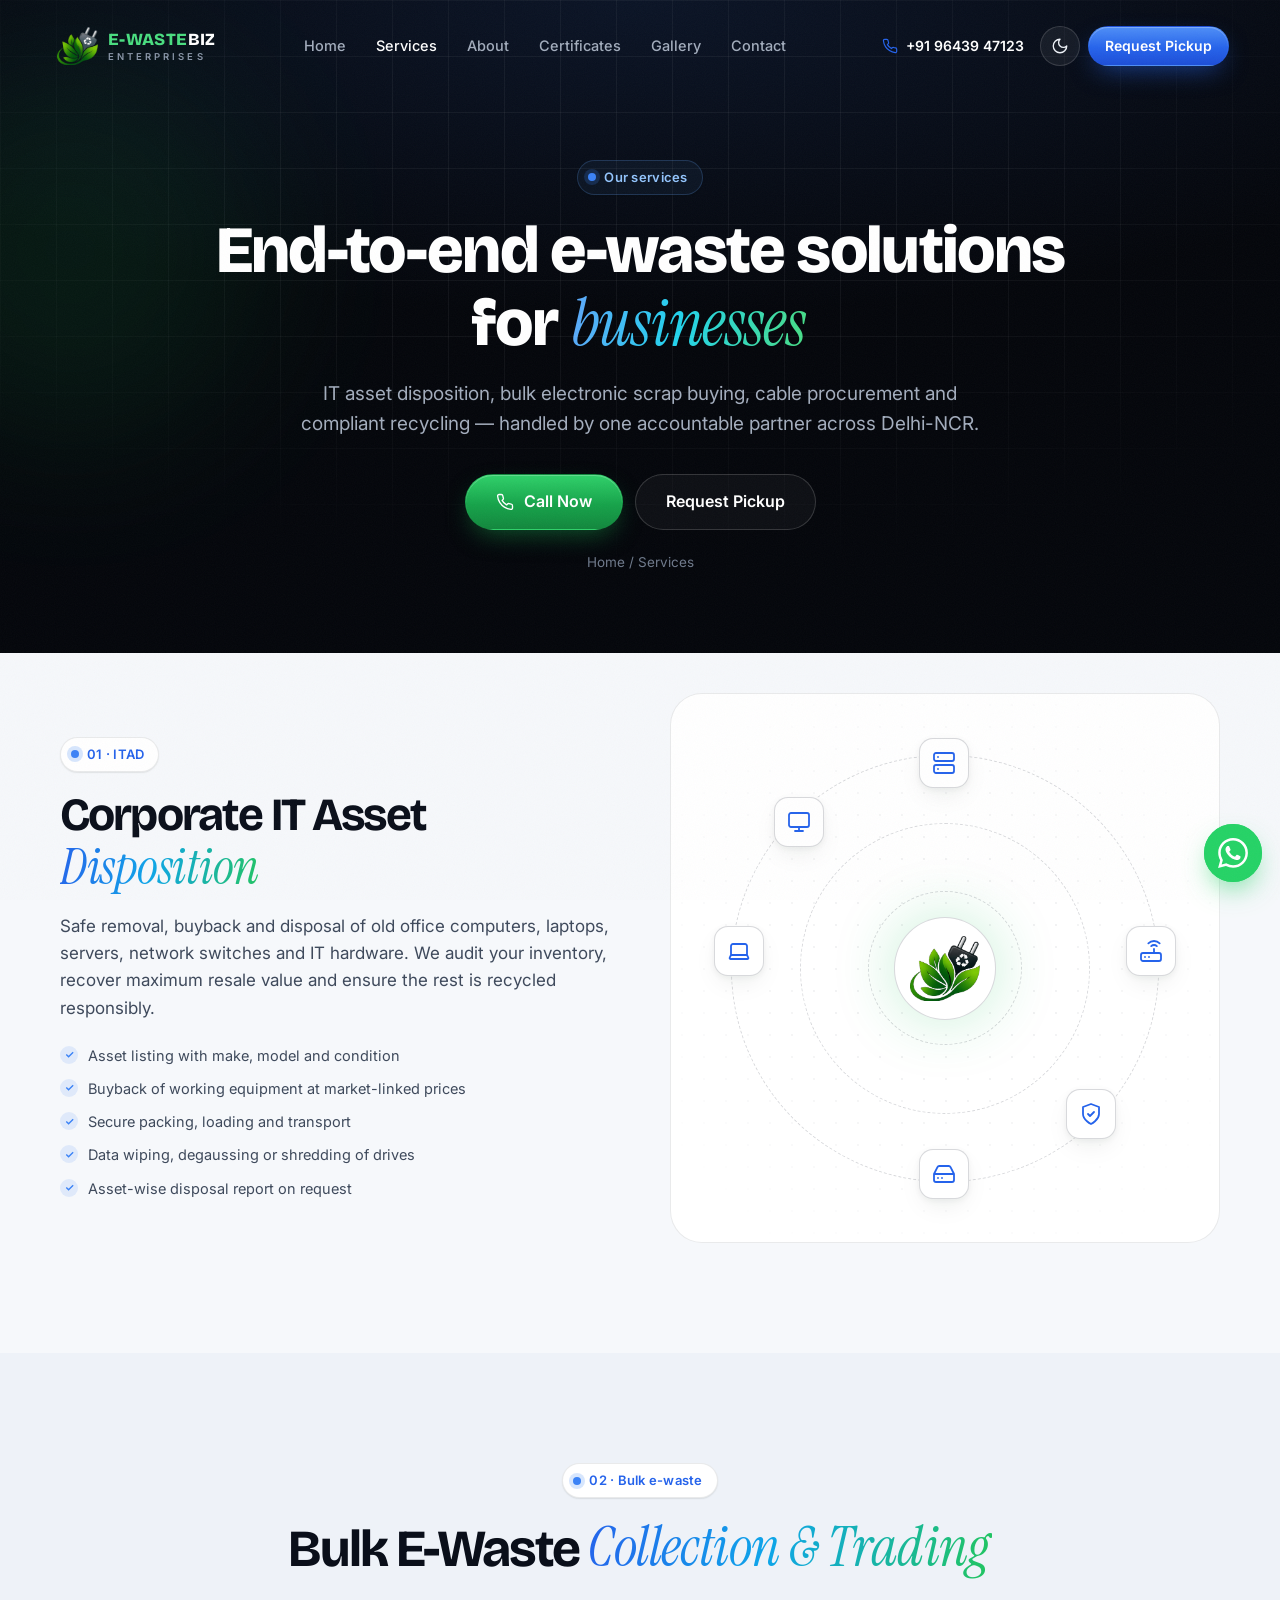
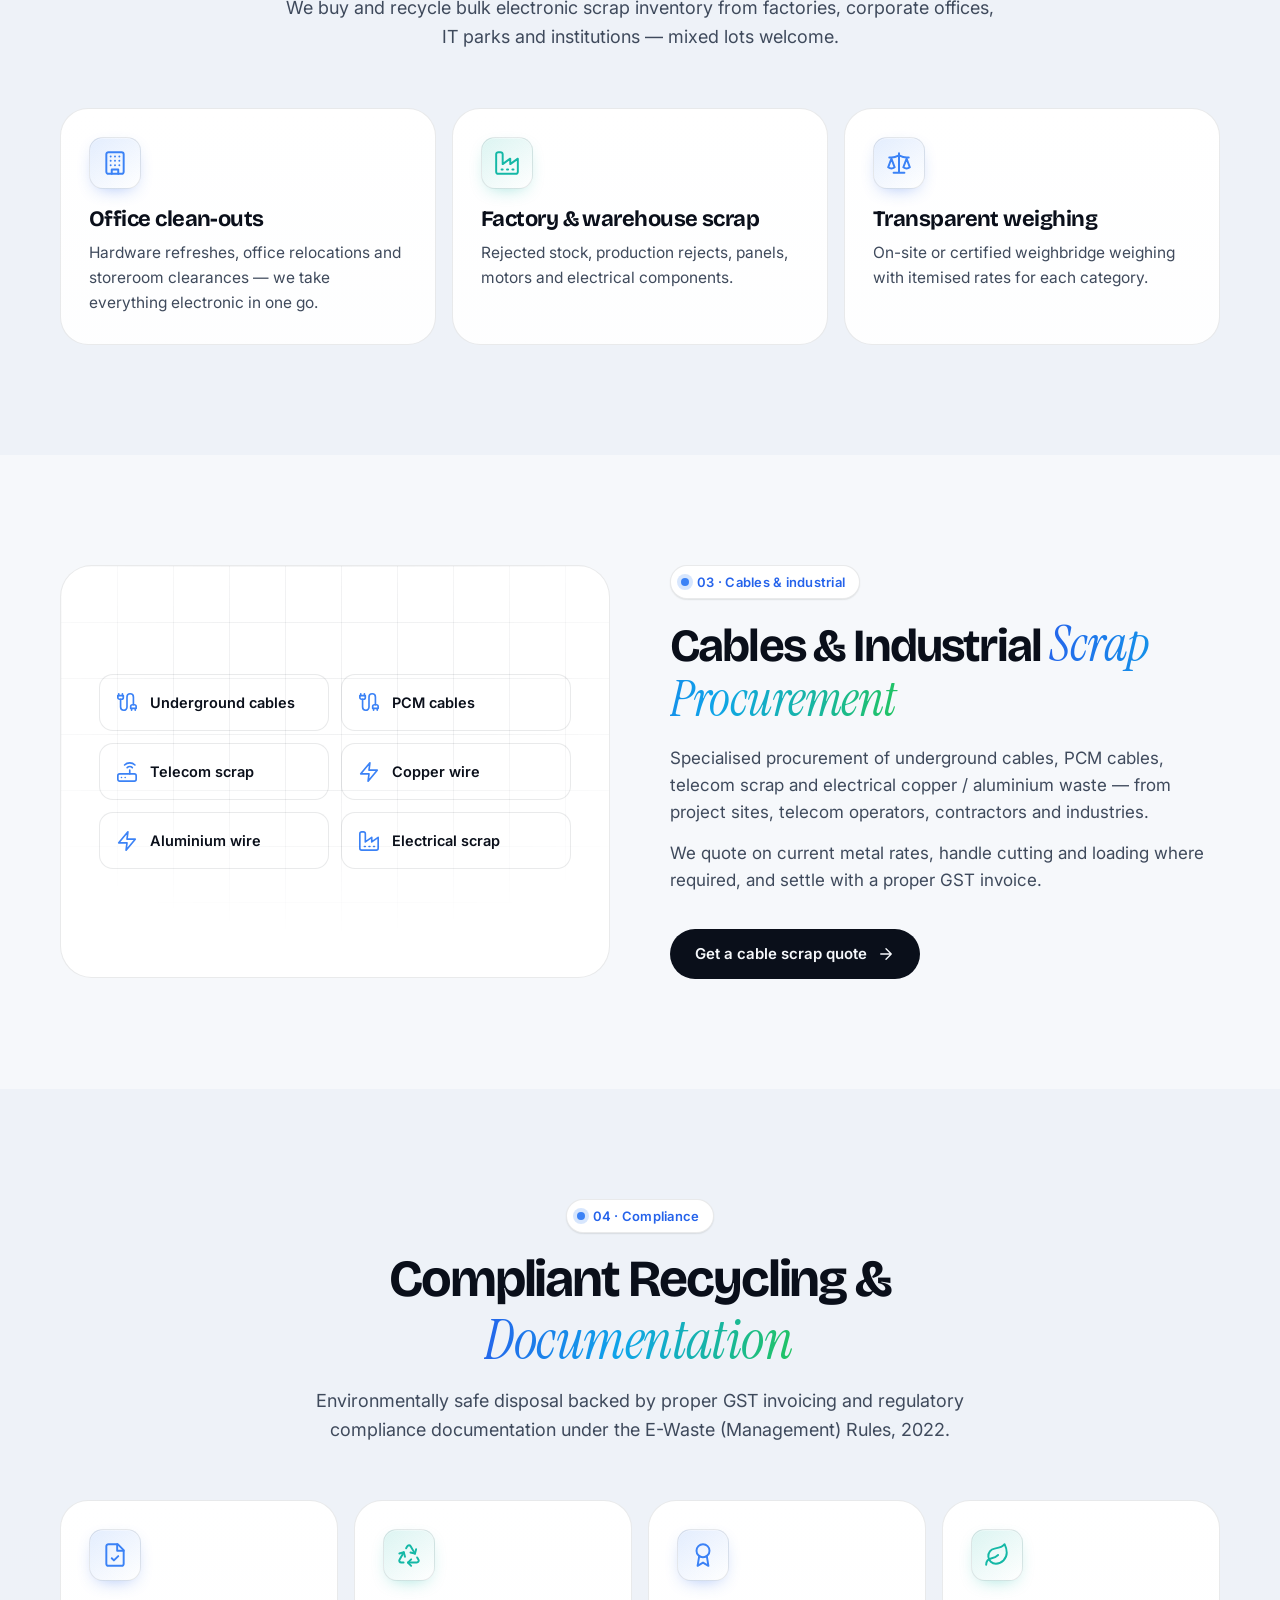
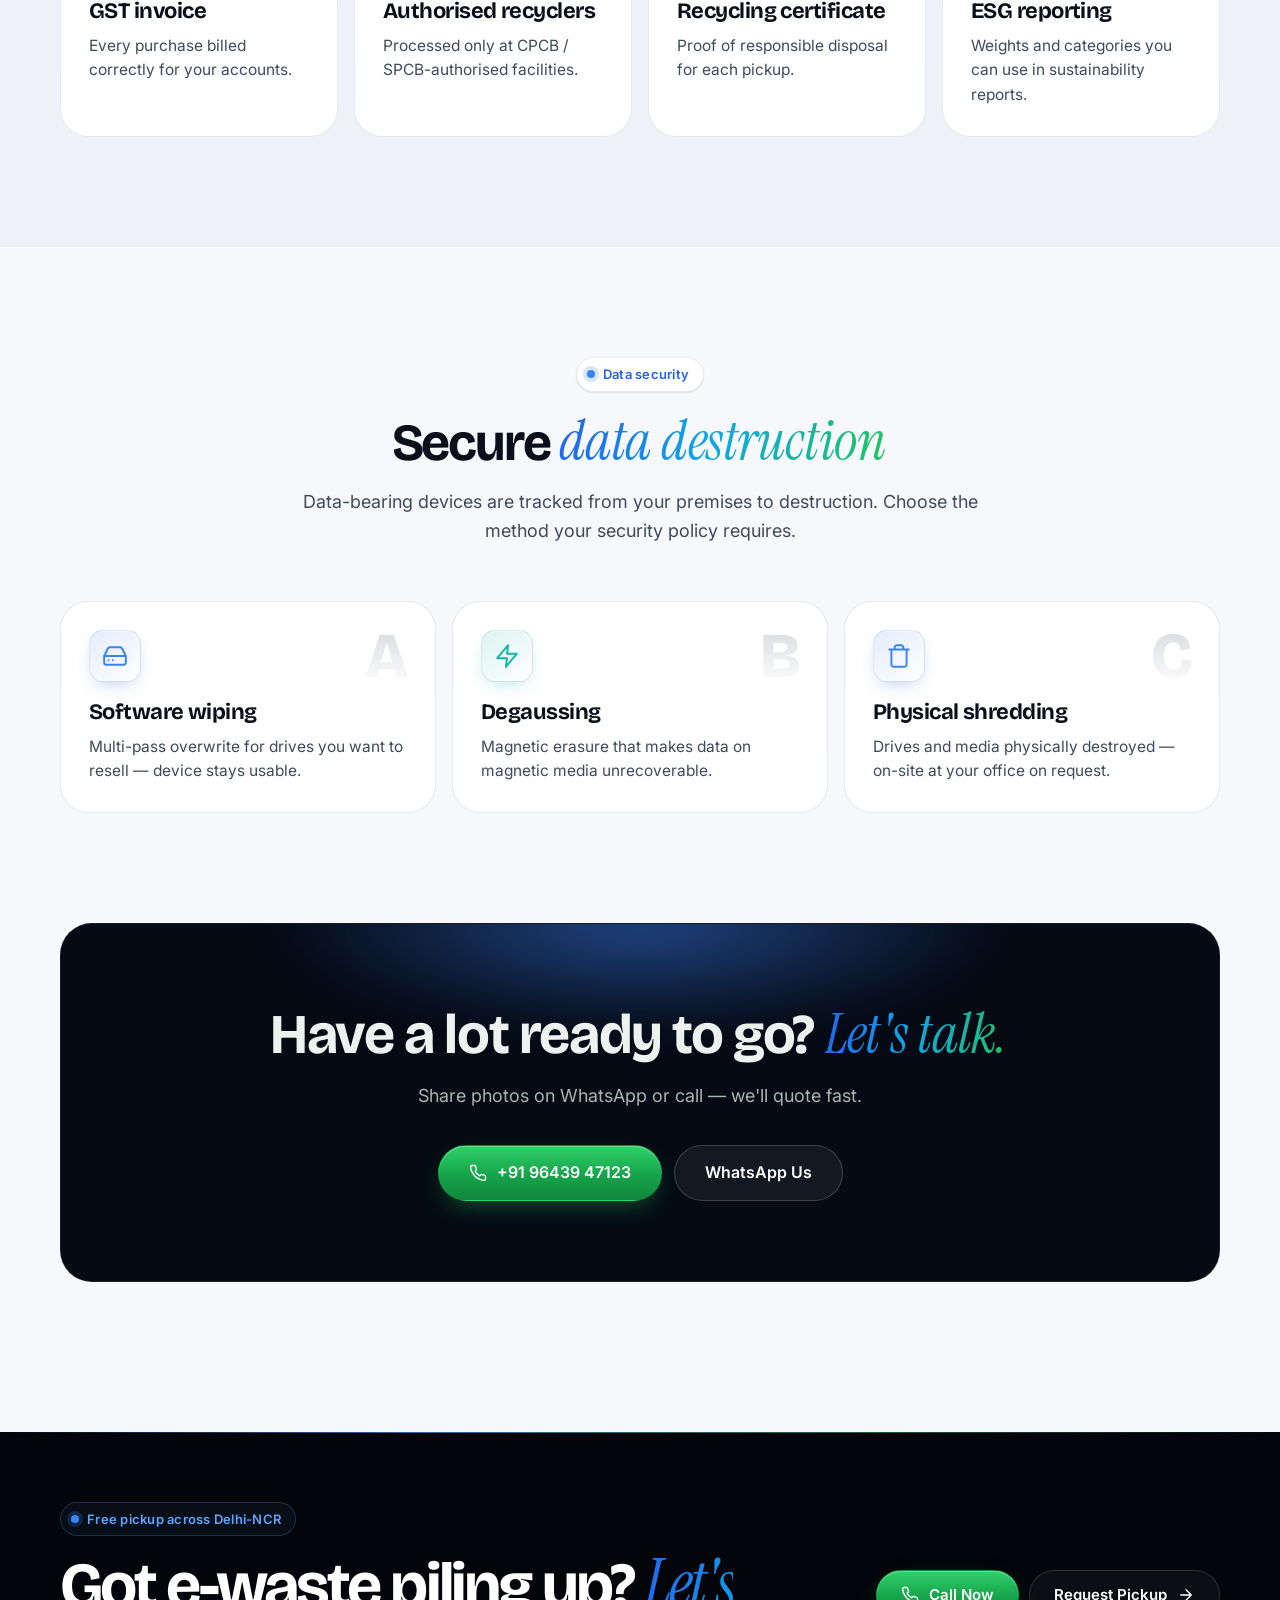
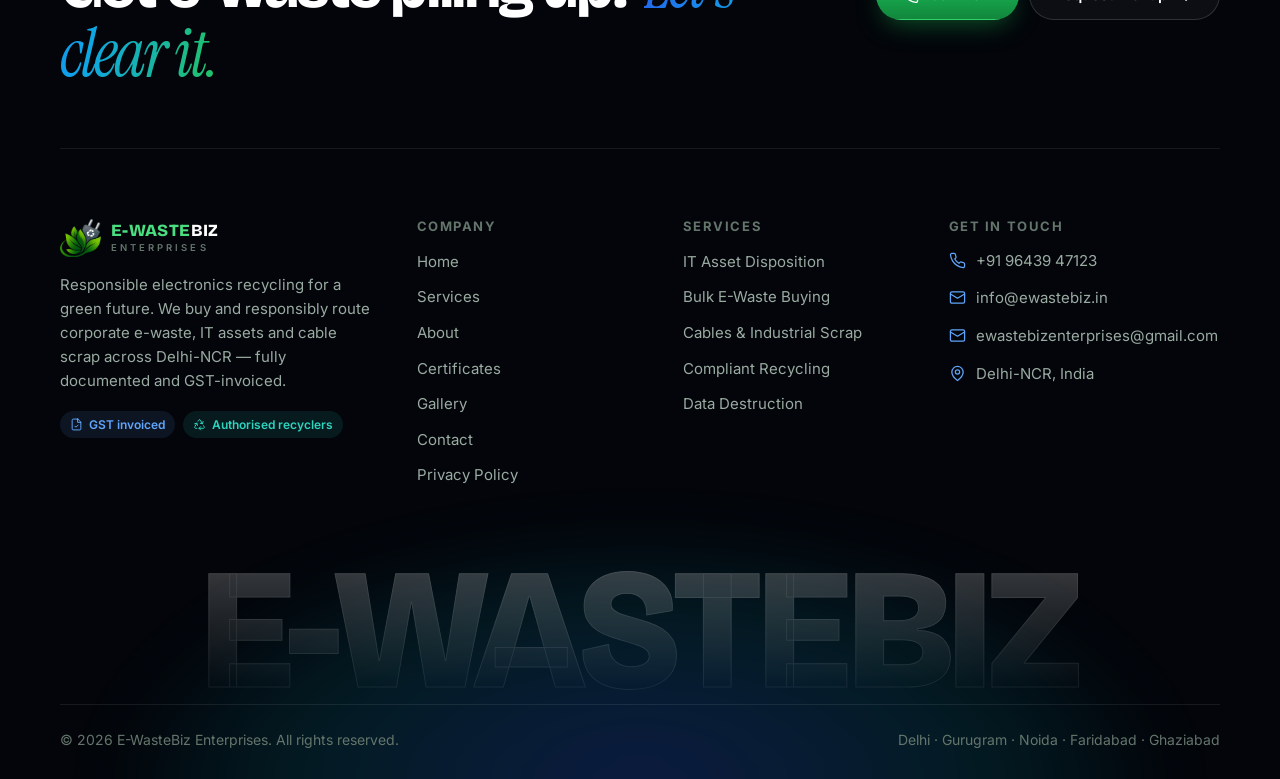
<file: services.html>
<!doctype html>
<html lang="en">
<head>
  <meta charset="utf-8">
  <meta name="viewport" content="width=device-width, initial-scale=1, viewport-fit=cover">
  <title>Services — IT Asset Disposition, Bulk E-Waste & Cable Scrap | E-WasteBiz</title>
  <meta name="description" content="Corporate ITAD, bulk e-waste buying, underground & PCM cable scrap procurement, data destruction and compliant recycling with GST invoices across Delhi-NCR.">
  <meta name="theme-color" content="#16a34a">
  <link rel="canonical" href="https://ewastebiz.in/services.html">
  <meta property="og:image" content="https://ewastebiz.in/assets/img/og.jpg">
  <link rel="icon" type="image/png" href="assets/img/favicon.png">
  <script>var t="light";try{t=localStorage.getItem("ewb-theme")||"light"}catch(e){}document.documentElement.dataset.theme=t</script>
  <link rel="preconnect" href="https://fonts.googleapis.com">
  <link rel="preconnect" href="https://fonts.gstatic.com" crossorigin>
  <link href="https://fonts.googleapis.com/css2?family=Bricolage+Grotesque:opsz,wght@12..96,600;12..96,700;12..96,800&family=Instrument+Serif:ital@0;1&family=Inter:wght@400;500;600;700&display=swap" rel="stylesheet">
  <link rel="stylesheet" href="assets/css/style.css">
</head>
<body data-page="services">
<main>
  <section class="page-hero">
    <div class="bg-grid"></div>
    <div class="glow-orb" style="width:380px;height:380px;left:-120px;top:60px;background:rgba(34,197,94,.18)"></div>
    <div class="container">
      <span class="eyebrow reveal"><span class="dot"></span>Our services</span>
      <h1><span class="tg">End-to-end e-waste solutions for</span> <span class="grad-text">businesses</span></h1>
      <p class="reveal" data-d="1">IT asset disposition, bulk electronic scrap buying, cable procurement and compliant recycling — handled by one accountable partner across Delhi-NCR.</p>
      <div class="hero-cta reveal" data-d="2" style="justify-content:center">
        <a class="btn btn--primary btn--lg" href="tel:+919643947123" data-track="call"><i data-icon="phone"></i> Call Now</a>
        <a class="btn btn--ghost btn--lg" href="contact.html#pickup">Request Pickup</a>
      </div>
      <div class="crumbs"><a href="index.html">Home</a> / Services</div>
    </div>
  </section>

  <section class="section" id="itad" style="padding-top:40px">
    <div class="container split">
      <div class="reveal">
        <span class="eyebrow"><span class="dot"></span>01 · ITAD</span>
        <h2>Corporate IT Asset <span class="grad-text">Disposition</span></h2>
        <p>Safe removal, buyback and disposal of old office computers, laptops, servers, network switches and IT hardware. We audit your inventory, recover maximum resale value and ensure the rest is recycled responsibly.</p>
        <ul class="ticks" style="list-style:none;padding:0;margin:22px 0 0;display:grid;gap:10px">
          <li>Asset listing with make, model and condition</li>
          <li>Buyback of working equipment at market-linked prices</li>
          <li>Secure packing, loading and transport</li>
          <li>Data wiping, degaussing or shredding of drives</li>
          <li>Asset-wise disposal report on request</li>
        </ul>
      </div>
      <div class="visual-card reveal" data-d="1">
        <div class="bg-dots"></div>
        <div class="orbit">
          <div class="ring"></div><div class="ring"></div><div class="ring"></div>
          <div class="core"><img class="logo-l" src="assets/img/logo-icon.png" alt=""><img class="logo-d" src="assets/img/logo-icon-dark.png" alt=""></div>
          <span class="node" style="top:-4%;left:44%"><i data-icon="server"></i></span>
          <span class="node" style="top:40%;left:-4%;animation-delay:-1s"><i data-icon="laptop"></i></span>
          <span class="node" style="top:40%;right:-4%;animation-delay:-2s"><i data-icon="router"></i></span>
          <span class="node" style="bottom:-4%;left:44%;animation-delay:-3s"><i data-icon="hdd"></i></span>
          <span class="node" style="top:10%;left:10%;animation-delay:-1.5s"><i data-icon="monitor"></i></span>
          <span class="node" style="bottom:10%;right:10%;animation-delay:-2.5s"><i data-icon="shield"></i></span>
        </div>
      </div>
    </div>
  </section>

  <section class="section section--soft" id="bulk">
    <div class="container">
      <div class="section-head reveal">
        <span class="eyebrow"><span class="dot"></span>02 · Bulk e-waste</span>
        <h2>Bulk E-Waste <span class="grad-text">Collection & Trading</span></h2>
        <p>We buy and recycle bulk electronic scrap inventory from factories, corporate offices, IT parks and institutions — mixed lots welcome.</p>
      </div>
      <div class="grid-3">
        <div class="card reveal"><div class="card-icon"><i data-icon="building"></i></div><h3>Office clean-outs</h3><p>Hardware refreshes, office relocations and storeroom clearances — we take everything electronic in one go.</p></div>
        <div class="card reveal" data-d="1"><div class="card-icon card-icon--blue"><i data-icon="factory"></i></div><h3>Factory & warehouse scrap</h3><p>Rejected stock, production rejects, panels, motors and electrical components.</p></div>
        <div class="card reveal" data-d="2"><div class="card-icon"><i data-icon="scale"></i></div><h3>Transparent weighing</h3><p>On-site or certified weighbridge weighing with itemised rates for each category.</p></div>
      </div>
    </div>
  </section>

  <section class="section" id="cables">
    <div class="container split">
      <div class="visual-card reveal" style="aspect-ratio:4/3">
        <div class="bg-grid"></div>
        <div class="items" style="width:86%;grid-template-columns:1fr 1fr">
          <div class="item"><i data-icon="cable"></i>Underground cables</div>
          <div class="item"><i data-icon="cable"></i>PCM cables</div>
          <div class="item"><i data-icon="router"></i>Telecom scrap</div>
          <div class="item"><i data-icon="zap"></i>Copper wire</div>
          <div class="item"><i data-icon="zap"></i>Aluminium wire</div>
          <div class="item"><i data-icon="factory"></i>Electrical scrap</div>
        </div>
      </div>
      <div class="reveal" data-d="1">
        <span class="eyebrow"><span class="dot"></span>03 · Cables & industrial</span>
        <h2>Cables & Industrial <span class="grad-text">Scrap Procurement</span></h2>
        <p>Specialised procurement of underground cables, PCM cables, telecom scrap and electrical copper / aluminium waste — from project sites, telecom operators, contractors and industries.</p>
        <p>We quote on current metal rates, handle cutting and loading where required, and settle with a proper GST invoice.</p>
        <div class="hero-cta"><a class="btn btn--dark" href="contact.html#pickup">Get a cable scrap quote <i data-icon="arrow"></i></a></div>
      </div>
    </div>
  </section>

  <section class="section section--soft" id="compliance">
    <div class="container">
      <div class="section-head reveal">
        <span class="eyebrow"><span class="dot"></span>04 · Compliance</span>
        <h2>Compliant Recycling & <span class="grad-text">Documentation</span></h2>
        <p>Environmentally safe disposal backed by proper GST invoicing and regulatory compliance documentation under the E-Waste (Management) Rules, 2022.</p>
      </div>
      <div class="grid-4">
        <div class="card reveal"><div class="card-icon"><i data-icon="file"></i></div><h3>GST invoice</h3><p>Every purchase billed correctly for your accounts.</p></div>
        <div class="card reveal" data-d="1"><div class="card-icon card-icon--blue"><i data-icon="recycle"></i></div><h3>Authorised recyclers</h3><p>Processed only at CPCB / SPCB-authorised facilities.</p></div>
        <div class="card reveal" data-d="2"><div class="card-icon"><i data-icon="award"></i></div><h3>Recycling certificate</h3><p>Proof of responsible disposal for each pickup.</p></div>
        <div class="card reveal" data-d="3"><div class="card-icon card-icon--blue"><i data-icon="leaf"></i></div><h3>ESG reporting</h3><p>Weights and categories you can use in sustainability reports.</p></div>
      </div>
    </div>
  </section>

  <section class="section" id="data">
    <div class="container">
      <div class="section-head reveal">
        <span class="eyebrow"><span class="dot"></span>Data security</span>
        <h2>Secure <span class="grad-text">data destruction</span></h2>
        <p>Data-bearing devices are tracked from your premises to destruction. Choose the method your security policy requires.</p>
      </div>
      <div class="grid-3">
        <div class="card reveal"><span class="card-num">A</span><div class="card-icon"><i data-icon="hdd"></i></div><h3>Software wiping</h3><p>Multi-pass overwrite for drives you want to resell — device stays usable.</p></div>
        <div class="card reveal" data-d="1"><span class="card-num">B</span><div class="card-icon card-icon--blue"><i data-icon="zap"></i></div><h3>Degaussing</h3><p>Magnetic erasure that makes data on magnetic media unrecoverable.</p></div>
        <div class="card reveal" data-d="2"><span class="card-num">C</span><div class="card-icon"><i data-icon="trash"></i></div><h3>Physical shredding</h3><p>Drives and media physically destroyed — on-site at your office on request.</p></div>
      </div>
    </div>
  </section>

  <section class="section" style="padding-top:0">
    <div class="container">
      <div class="cta-box reveal">
        <div class="lamp"></div>
        <h2>Have a lot ready to go? <span class="grad-text">Let's talk.</span></h2>
        <p>Share photos on WhatsApp or call — we'll quote fast.</p>
        <div class="hero-cta">
          <a class="btn btn--primary btn--lg" href="tel:+919643947123" data-track="call"><i data-icon="phone"></i> <span data-site="phone">+91 96439 47123</span></a>
          <a class="btn btn--ghost btn--lg" href="#" data-wa>WhatsApp Us</a>
        </div>
      </div>
    </div>
  </section>
</main>
<script src="assets/js/main.js" defer></script>
</body>
</html>
</file>
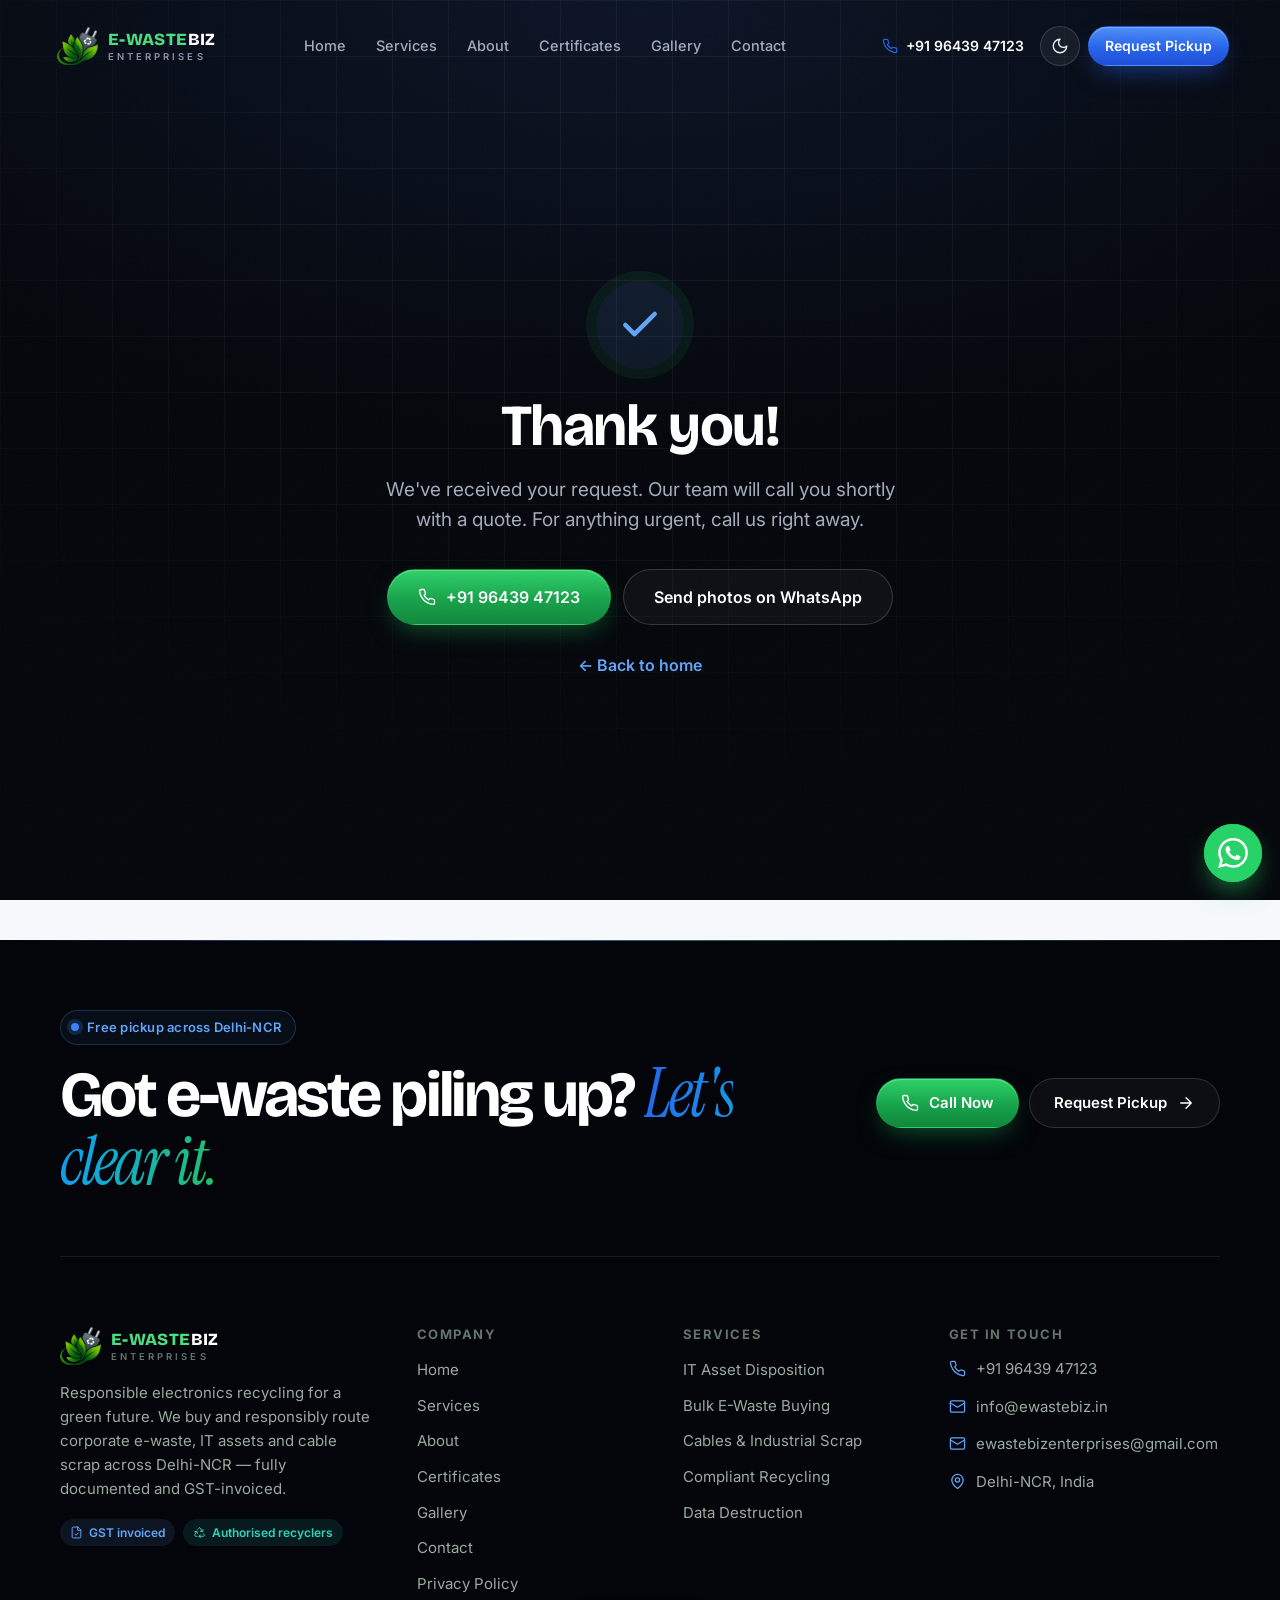
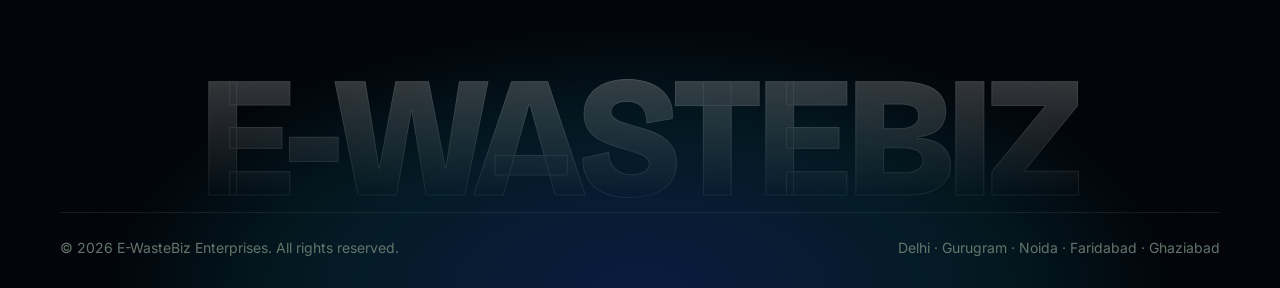
<file: thank-you.html>
<!doctype html>
<html lang="en">
<head>
  <meta charset="utf-8">
  <meta name="viewport" content="width=device-width, initial-scale=1, viewport-fit=cover">
  <title>Thank You | E-WasteBiz Enterprises</title>
  <meta name="robots" content="noindex">
  <meta name="theme-color" content="#16a34a">
  <link rel="icon" type="image/png" href="assets/img/favicon.png">
  <script>var t="light";try{t=localStorage.getItem("ewb-theme")||"light"}catch(e){}document.documentElement.dataset.theme=t</script>
  <link rel="preconnect" href="https://fonts.googleapis.com">
  <link rel="preconnect" href="https://fonts.gstatic.com" crossorigin>
  <link href="https://fonts.googleapis.com/css2?family=Bricolage+Grotesque:opsz,wght@12..96,600;12..96,700;12..96,800&family=Instrument+Serif:ital@0;1&family=Inter:wght@400;500;600;700&display=swap" rel="stylesheet">
  <link rel="stylesheet" href="assets/css/style.css">
</head>
<body data-page="thanks">
<main class="ty">
  <div class="bg-grid"></div>
  <div style="position:relative;max-width:640px">
    <div class="check"><svg viewBox="0 0 24 24" fill="none" stroke="currentColor" stroke-width="2.5" stroke-linecap="round" stroke-linejoin="round"><path d="M20 6 9 17l-5-5"/></svg></div>
    <h1 style="font-size:clamp(36px,6vw,58px)">Thank you<span data-lead-name></span>!</h1>
    <p style="color:var(--text-2);font-size:19px;margin:16px auto 30px;max-width:520px">We've received your request. Our team will call you shortly with a quote. For anything urgent, call us right away.</p>
    <div class="hero-cta" style="justify-content:center">
      <a class="btn btn--primary btn--lg" href="tel:+919643947123" data-track="call"><i data-icon="phone"></i> <span data-site="phone">+91 96439 47123</span></a>
      <a class="btn btn--ghost btn--lg" href="#" data-wa>Send photos on WhatsApp</a>
    </div>
    <p style="margin-top:28px"><a href="index.html" style="color:var(--accent);font-weight:600">← Back to home</a></p>
  </div>
</main>
<script src="assets/js/main.js" defer></script>
</body>
</html>
</file>
<file: assets/css/style.css>
/* =========================================================
   E-WasteBiz Enterprises — Design System
   Light / Dark themes · Aceternity-inspired components
   ========================================================= */

:root {
  --font-sans: "Inter", system-ui, -apple-system, "Segoe UI", Roboto, sans-serif;
  --font-display: "Bricolage Grotesque", "Inter", system-ui, sans-serif;

  --green-300: #86efac;
  --green-400: #4ade80;
  --green-500: #22c55e;
  --green-600: #16a34a;
  --green-700: #15803d;
  --lime: #84cc16;
  --blue-400: #60a5fa;
  --blue-500: #3b82f6;
  --blue-600: #2563eb;
  --teal: #14b8a6;

  --grad-brand: linear-gradient(120deg, #16a34a 0%, #22c55e 35%, #14b8a6 65%, #2563eb 100%);
  --grad-text: linear-gradient(100deg, #16a34a, #0ea5a4 50%, #2563eb);

  --radius-sm: 10px;
  --radius: 16px;
  --radius-lg: 24px;
  --radius-xl: 32px;

  --container: 1200px;
  --nav-h: 72px;
  --callbar-h: 0px;
  --ease: cubic-bezier(.22, 1, .36, 1);

  /* Light theme (default) */
  --bg: #f7faf8;
  --bg-elev: #ffffff;
  --bg-soft: #eef4f0;
  --bg-inverse: #06110b;
  --text: #0b1510;
  --text-2: #3d4a43;
  --text-3: #6b7a72;
  --border: rgba(10, 30, 20, .09);
  --border-strong: rgba(10, 30, 20, .16);
  --grid-line: rgba(10, 40, 25, .07);
  --glass: rgba(255, 255, 255, .72);
  --shadow-sm: 0 1px 2px rgba(10, 30, 20, .06), 0 1px 1px rgba(10, 30, 20, .04);
  --shadow: 0 10px 30px -12px rgba(10, 40, 25, .18), 0 2px 6px rgba(10, 40, 25, .05);
  --shadow-lg: 0 30px 60px -20px rgba(10, 40, 25, .25);
  --accent: var(--green-600);
  --accent-soft: rgba(22, 163, 74, .1);
  --blue-soft: rgba(37, 99, 235, .1);
  --spot: rgba(22, 163, 74, .12);
  --logo-light: block;
  --logo-dark: none;
  color-scheme: light;
}

@media (prefers-color-scheme: dark) {
  :root:not([data-theme="light"]) {
    --bg: #040806;
    --bg-elev: #0a120e;
    --bg-soft: #0d1712;
    --bg-inverse: #f3f7f4;
    --text: #ecf3ee;
    --text-2: #a9b8af;
    --text-3: #75857c;
    --border: rgba(255, 255, 255, .08);
    --border-strong: rgba(255, 255, 255, .15);
    --grid-line: rgba(255, 255, 255, .055);
    --glass: rgba(8, 14, 11, .7);
    --shadow-sm: 0 1px 2px rgba(0, 0, 0, .4);
    --shadow: 0 10px 30px -12px rgba(0, 0, 0, .6);
    --shadow-lg: 0 30px 60px -20px rgba(0, 0, 0, .7);
    --accent: var(--green-400);
    --accent-soft: rgba(74, 222, 128, .1);
    --blue-soft: rgba(96, 165, 250, .12);
    --spot: rgba(74, 222, 128, .1);
    --logo-light: none;
    --logo-dark: block;
    color-scheme: dark;
  }
}

:root[data-theme="dark"] {
  --bg: #040806;
  --bg-elev: #0a120e;
  --bg-soft: #0d1712;
  --bg-inverse: #f3f7f4;
  --text: #ecf3ee;
  --text-2: #a9b8af;
  --text-3: #75857c;
  --border: rgba(255, 255, 255, .08);
  --border-strong: rgba(255, 255, 255, .15);
  --grid-line: rgba(255, 255, 255, .055);
  --glass: rgba(8, 14, 11, .7);
  --shadow-sm: 0 1px 2px rgba(0, 0, 0, .4);
  --shadow: 0 10px 30px -12px rgba(0, 0, 0, .6);
  --shadow-lg: 0 30px 60px -20px rgba(0, 0, 0, .7);
  --accent: var(--green-400);
  --accent-soft: rgba(74, 222, 128, .1);
  --blue-soft: rgba(96, 165, 250, .12);
  --spot: rgba(74, 222, 128, .1);
  --logo-light: none;
  --logo-dark: block;
  color-scheme: dark;
}

/* ---------- Base ---------- */
*, *::before, *::after { box-sizing: border-box; }
html { scroll-behavior: smooth; -webkit-text-size-adjust: 100%; }
body {
  margin: 0;
  font-family: var(--font-sans);
  font-size: 16px;
  line-height: 1.6;
  color: var(--text);
  background: var(--bg);
  -webkit-font-smoothing: antialiased;
  overflow-x: hidden;
  transition: background-color .35s var(--ease), color .35s var(--ease);
}
img, svg { max-width: 100%; display: block; }
a { color: inherit; text-decoration: none; }
button, input, select, textarea { font: inherit; color: inherit; }
::selection { background: rgba(34, 197, 94, .25); }

h1, h2, h3, h4 {
  font-family: var(--font-display);
  line-height: 1.1;
  letter-spacing: -.025em;
  margin: 0;
  font-weight: 700;
}
p { margin: 0; }

.container { width: 100%; max-width: var(--container); margin: 0 auto; padding: 0 20px; }
.section { padding: 110px 0; position: relative; }
.section--tight { padding: 70px 0; }
.section--soft { background: var(--bg-soft); }
.center { text-align: center; }
.sr-only { position: absolute; width: 1px; height: 1px; overflow: hidden; clip: rect(0 0 0 0); white-space: nowrap; }

.grad-text {
  background: var(--grad-text);
  -webkit-background-clip: text;
  background-clip: text;
  color: transparent;
}

/* ---------- Eyebrow / headings ---------- */
.eyebrow {
  display: inline-flex; align-items: center; gap: 8px;
  font-size: 13px; font-weight: 600; letter-spacing: .02em;
  color: var(--accent);
  padding: 6px 14px 6px 10px;
  border-radius: 999px;
  border: 1px solid var(--border);
  background: var(--bg-elev);
  box-shadow: var(--shadow-sm);
}
.eyebrow .dot {
  width: 8px; height: 8px; border-radius: 50%;
  background: var(--green-500);
  box-shadow: 0 0 0 4px rgba(34, 197, 94, .2);
  animation: pulse 2s infinite;
}
@keyframes pulse { 0%,100% { box-shadow: 0 0 0 0 rgba(34,197,94,.45); } 70% { box-shadow: 0 0 0 8px rgba(34,197,94,0); } }

.section-head { max-width: 720px; margin: 0 auto 56px; text-align: center; }
.section-head h2 { font-size: clamp(32px, 4.6vw, 52px); margin: 18px 0 16px; }
.section-head p { color: var(--text-2); font-size: 18px; }
.section-head--left { margin-left: 0; text-align: left; }

/* ---------- Buttons ---------- */
.btn {
  --h: 50px;
  position: relative;
  display: inline-flex; align-items: center; justify-content: center; gap: 10px;
  height: var(--h); padding: 0 24px;
  border-radius: 999px;
  font-weight: 600; font-size: 15px;
  border: 1px solid transparent;
  cursor: pointer;
  white-space: nowrap;
  transition: transform .25s var(--ease), box-shadow .25s var(--ease), background .25s, border-color .25s, color .25s;
}
.btn:active { transform: scale(.97); }
.btn svg { width: 18px; height: 18px; flex: none; }
.btn--primary {
  color: #fff;
  background: linear-gradient(180deg, #22c55e, #15803d);
  box-shadow: 0 1px 0 rgba(255,255,255,.25) inset, 0 10px 24px -8px rgba(22, 163, 74, .6);
}
.btn--primary:hover { transform: translateY(-2px); box-shadow: 0 1px 0 rgba(255,255,255,.25) inset, 0 16px 30px -10px rgba(22, 163, 74, .75); }
.btn--dark {
  color: var(--bg);
  background: var(--text);
}
.btn--dark:hover { transform: translateY(-2px); box-shadow: var(--shadow); }
.btn--ghost {
  background: var(--bg-elev);
  border-color: var(--border-strong);
  color: var(--text);
}
.btn--ghost:hover { border-color: var(--accent); color: var(--accent); }
.btn--sm { --h: 40px; padding: 0 16px; font-size: 14px; }
.btn--lg { --h: 56px; padding: 0 30px; font-size: 16px; }
.btn--block { width: 100%; }

/* Moving border (Aceternity) */
.btn-moving {
  position: relative;
  display: inline-flex;
  padding: 1.5px;
  border-radius: 999px;
  overflow: hidden;
  isolation: isolate;
}
.btn-moving::before {
  content: "";
  position: absolute; inset: -150%;
  background: conic-gradient(from 0deg, transparent 0 70%, #4ade80 80%, #3b82f6 90%, transparent 100%);
  animation: spin 3.2s linear infinite;
  z-index: -1;
}
.btn-moving .btn { background: var(--bg-elev); color: var(--text); border-color: var(--border); }
.btn-moving .btn:hover { color: var(--accent); }
@keyframes spin { to { transform: rotate(360deg); } }

/* ---------- Mobile call bar ---------- */
.callbar {
  display: none;
  position: fixed; top: 0; left: 0; right: 0;
  z-index: 60;
  height: 46px;
  background: linear-gradient(90deg, #15803d, #16a34a 50%, #1d4ed8);
  color: #fff;
  font-size: 14px; font-weight: 600;
}
.callbar .container { height: 100%; display: flex; align-items: center; justify-content: space-between; gap: 10px; }
.callbar a.num { display: inline-flex; align-items: center; gap: 8px; }
.callbar a.num svg { width: 16px; height: 16px; }
.callbar .call-now {
  background: #fff; color: #15803d;
  padding: 6px 14px; border-radius: 999px; font-size: 13px; font-weight: 700;
  display: inline-flex; align-items: center; gap: 6px;
  animation: ring 2.4s infinite;
}
@keyframes ring { 0%,80%,100% { transform: none; } 84% { transform: rotate(-5deg); } 88% { transform: rotate(5deg); } 92% { transform: rotate(-3deg); } }
@media (max-width: 860px) {
  :root { --callbar-h: 46px; }
  .callbar { display: block; }
}

/* ---------- Navbar (resizable, floating) ---------- */
.nav-wrap {
  position: fixed;
  top: calc(var(--callbar-h) + 14px);
  left: 0; right: 0;
  z-index: 50;
  pointer-events: none;
  transition: top .4s var(--ease);
}
.nav {
  pointer-events: auto;
  margin: 0 auto;
  width: min(var(--container), calc(100% - 28px));
  height: 64px;
  display: flex; align-items: center; justify-content: space-between; gap: 16px;
  padding: 0 10px 0 16px;
  border-radius: 20px;
  border: 1px solid transparent;
  transition: width .6s var(--ease), background .4s, border-color .4s, box-shadow .4s, border-radius .4s, height .4s;
}
.nav-wrap.is-scrolled { top: calc(var(--callbar-h) + 10px); }
.nav-wrap.is-scrolled .nav {
  width: min(880px, calc(100% - 20px));
  height: 58px;
  background: var(--glass);
  border-color: var(--border);
  box-shadow: var(--shadow);
  border-radius: 999px;
  backdrop-filter: saturate(160%) blur(16px);
  -webkit-backdrop-filter: saturate(160%) blur(16px);
}
.brand { display: flex; align-items: center; gap: 10px; flex: none; }
.brand img { height: 38px; width: auto; }
.brand .logo-l { display: var(--logo-light); }
.brand .logo-d { display: var(--logo-dark); }
.brand-text { display: flex; flex-direction: column; line-height: 1; }
.brand-text b {
  font-family: var(--font-display); font-size: 19px; letter-spacing: -.03em; font-weight: 800;
  color: var(--green-600);
}
:root[data-theme="dark"] .brand-text b { color: var(--green-400); }
@media (prefers-color-scheme: dark) { :root:not([data-theme="light"]) .brand-text b { color: var(--green-400); } }
.brand-text b span { color: var(--text); }
.brand-text small { font-size: 10.5px; color: var(--text-3); letter-spacing: .12em; text-transform: uppercase; margin-top: 4px; font-weight: 600; }

.nav-links { display: flex; align-items: center; gap: 2px; position: relative; }
.nav-links a {
  position: relative; z-index: 1;
  padding: 8px 14px; border-radius: 999px;
  font-size: 14.5px; font-weight: 500; color: var(--text-2);
  transition: color .2s;
}
.nav-links a:hover, .nav-links a.active { color: var(--text); }
.nav-hover-pill {
  position: absolute; z-index: 0; top: 0; height: 100%;
  border-radius: 999px; background: var(--bg-soft);
  opacity: 0; transition: left .3s var(--ease), width .3s var(--ease), opacity .2s;
  pointer-events: none;
}
.nav-actions { display: flex; align-items: center; gap: 8px; }
.icon-btn {
  width: 40px; height: 40px; border-radius: 50%;
  display: grid; place-items: center;
  border: 1px solid var(--border); background: var(--bg-elev);
  cursor: pointer; transition: transform .3s var(--ease), border-color .2s;
}
.icon-btn:hover { border-color: var(--border-strong); transform: rotate(-12deg); }
.icon-btn svg { width: 18px; height: 18px; }
.theme-toggle .sun { display: none; }
:root[data-theme="dark"] .theme-toggle .sun { display: block; }
:root[data-theme="dark"] .theme-toggle .moon { display: none; }
@media (prefers-color-scheme: dark) {
  :root:not([data-theme="light"]) .theme-toggle .sun { display: block; }
  :root:not([data-theme="light"]) .theme-toggle .moon { display: none; }
}
.nav-phone { display: inline-flex; align-items: center; gap: 8px; font-weight: 600; font-size: 14px; padding: 0 8px; color: var(--text); white-space: nowrap; }
@media (max-width: 1120px) { .nav-phone { display: none; } }
.nav-phone svg { width: 16px; height: 16px; color: var(--accent); }
.menu-btn { display: none; }

.mobile-menu {
  position: fixed; inset: 0; z-index: 70;
  background: var(--bg);
  padding: calc(var(--callbar-h) + 24px) 24px 24px;
  display: flex; flex-direction: column;
  opacity: 0; visibility: hidden;
  transform: translateY(-12px);
  transition: opacity .35s var(--ease), transform .35s var(--ease), visibility .35s;
}
.mobile-menu.open { opacity: 1; visibility: visible; transform: none; }
.mobile-menu .mm-head { display: flex; justify-content: space-between; align-items: center; margin-bottom: 28px; }
.mobile-menu nav a {
  display: block; font-family: var(--font-display); font-size: 30px; font-weight: 700;
  padding: 12px 0; border-bottom: 1px solid var(--border);
  opacity: 0; transform: translateY(10px);
  transition: opacity .4s var(--ease), transform .4s var(--ease), color .2s;
}
.mobile-menu.open nav a { opacity: 1; transform: none; }
.mobile-menu nav a:hover { color: var(--accent); }
.mobile-menu .mm-cta { margin-top: auto; display: grid; gap: 10px; }

@media (max-width: 980px) {
  .nav-links, .nav-phone { display: none; }
  .menu-btn { display: grid; }
}
@media (max-width: 860px) {
  .nav-actions .btn-cta { display: none; }
  .brand img { height: 32px; }
  .brand-text b { font-size: 17px; }
  .nav-wrap.is-scrolled .nav { border-radius: 18px; }
}

/* ---------- Backgrounds ---------- */
.bg-grid {
  position: absolute; inset: 0;
  background-image:
    linear-gradient(to right, var(--grid-line) 1px, transparent 1px),
    linear-gradient(to bottom, var(--grid-line) 1px, transparent 1px);
  background-size: 56px 56px;
  -webkit-mask-image: radial-gradient(ellipse 70% 60% at 50% 30%, #000 40%, transparent 100%);
  mask-image: radial-gradient(ellipse 70% 60% at 50% 30%, #000 40%, transparent 100%);
  pointer-events: none;
}
.bg-dots {
  position: absolute; inset: 0;
  background-image: radial-gradient(var(--grid-line) 1.3px, transparent 1.3px);
  background-size: 22px 22px;
  -webkit-mask-image: radial-gradient(ellipse 60% 60% at 50% 50%, #000 30%, transparent 100%);
  mask-image: radial-gradient(ellipse 60% 60% at 50% 50%, #000 30%, transparent 100%);
  pointer-events: none;
}
.spotlight {
  position: absolute; pointer-events: none;
  top: -40%; left: -10%;
  width: 140%; height: 170%;
  opacity: 0;
  animation: spotlight 2.2s var(--ease) .4s forwards;
}
@keyframes spotlight {
  0% { opacity: 0; transform: translate(-72%, -62%) scale(.5); }
  100% { opacity: 1; transform: translate(-50%, -40%) scale(1); }
}
.glow-orb {
  position: absolute; border-radius: 50%; filter: blur(80px); pointer-events: none;
  opacity: .55;
}

/* ---------- Hero ---------- */
.hero {
  position: relative;
  padding: calc(var(--callbar-h) + 150px) 0 90px;
  overflow: hidden;
  isolation: isolate;
}
.hero-inner {
  display: grid;
  grid-template-columns: 1.15fr .85fr;
  gap: 56px;
  align-items: center;
}
.hero h1 {
  font-size: clamp(40px, 6.2vw, 76px);
  margin: 22px 0 22px;
  font-weight: 800;
}
.hero .lead { font-size: clamp(17px, 1.6vw, 20px); color: var(--text-2); max-width: 600px; }
.hero-cta { display: flex; flex-wrap: wrap; gap: 12px; margin-top: 34px; }
.hero-trust { margin-top: 36px; display: flex; flex-wrap: wrap; gap: 10px 22px; color: var(--text-2); font-size: 14px; }
.hero-trust span { display: inline-flex; align-items: center; gap: 8px; }
.hero-trust svg { width: 18px; height: 18px; color: var(--accent); }

/* Flip words */
.flip-words { display: inline-block; position: relative; white-space: nowrap; }
.flip-words .fw { display: inline-block; }
.flip-words .fw .ch {
  display: inline-block; opacity: 0; filter: blur(8px); transform: translateY(10px);
  animation: chIn .5s var(--ease) forwards;
  /* gradient spans the whole word: each char shows its slice */
  background: var(--grad-text);
  background-size: var(--gw, 600px) 100%;
  background-position: calc(var(--gx, 0px) * -1) 0;
  -webkit-background-clip: text; background-clip: text; color: transparent;
}
.flip-words .fw.out { animation: wordOut .45s var(--ease) forwards; }
@keyframes chIn { to { opacity: 1; filter: blur(0); transform: none; } }
@keyframes wordOut { to { opacity: 0; filter: blur(8px); transform: translateY(-20px) scale(1.5); } }

/* Text generate */
.tg .w { display: inline-block; opacity: 0; filter: blur(10px); animation: chIn .7s var(--ease) forwards; }

/* Hero form card */
.form-card {
  position: relative;
  background: var(--bg-elev);
  border: 1px solid var(--border);
  border-radius: var(--radius-lg);
  padding: 28px;
  box-shadow: var(--shadow-lg);
}
.form-card::before {
  content: ""; position: absolute; inset: -1px; border-radius: inherit; padding: 1px;
  background: linear-gradient(140deg, rgba(34,197,94,.6), transparent 35%, transparent 65%, rgba(59,130,246,.55));
  -webkit-mask: linear-gradient(#000 0 0) content-box, linear-gradient(#000 0 0);
  -webkit-mask-composite: xor; mask-composite: exclude;
  pointer-events: none;
}
.form-card h3 { font-size: 24px; }
.form-card .sub { color: var(--text-2); font-size: 14.5px; margin: 6px 0 20px; }
.form-card .badge-row { display: flex; gap: 8px; margin-bottom: 16px; flex-wrap: wrap; }
.pill {
  display: inline-flex; align-items: center; gap: 6px;
  font-size: 12px; font-weight: 600;
  padding: 4px 10px; border-radius: 999px;
  background: var(--accent-soft); color: var(--accent);
}
.pill--blue { background: var(--blue-soft); color: var(--blue-500); }
.pill svg { width: 13px; height: 13px; flex: none; }

/* ---------- Forms ---------- */
.form-grid { display: grid; grid-template-columns: 1fr 1fr; gap: 12px; }
.form-grid .full { grid-column: 1 / -1; }
.field { display: flex; flex-direction: column; gap: 6px; }
.field label { font-size: 13px; font-weight: 600; color: var(--text-2); }
.field label .req { color: #ef4444; }
.input, .select, .textarea {
  width: 100%;
  height: 48px;
  padding: 0 14px;
  border-radius: 12px;
  border: 1px solid var(--border-strong);
  background: var(--bg);
  outline: none;
  font-size: 15px;
  transition: border-color .2s, box-shadow .2s, background .2s;
}
.textarea { height: auto; min-height: 96px; padding: 12px 14px; resize: vertical; }
.select { appearance: none; -webkit-appearance: none; background-image: url("data:image/svg+xml,%3Csvg xmlns='http://www.w3.org/2000/svg' width='16' height='16' fill='none' stroke='%2378857c' stroke-width='2' viewBox='0 0 24 24'%3E%3Cpath d='m6 9 6 6 6-6'/%3E%3C/svg%3E"); background-repeat: no-repeat; background-position: right 14px center; padding-right: 38px; }
.input:focus, .select:focus, .textarea:focus { border-color: var(--green-500); box-shadow: 0 0 0 4px rgba(34, 197, 94, .15); }
.input.invalid, .select.invalid { border-color: #ef4444; box-shadow: 0 0 0 4px rgba(239, 68, 68, .12); }
.hp { position: absolute !important; left: -9999px !important; width: 1px; height: 1px; opacity: 0; }
.form-note { font-size: 12.5px; color: var(--text-3); margin-top: 12px; display: flex; gap: 6px; align-items: center; }
.form-note svg { width: 14px; height: 14px; flex: none; color: var(--accent); }
.form-msg { margin-top: 12px; font-size: 14px; padding: 10px 14px; border-radius: 10px; display: none; }
.form-msg.err { display: block; background: rgba(239,68,68,.1); color: #ef4444; }
.form-msg.ok { display: block; background: var(--accent-soft); color: var(--accent); }
.btn .spinner { width: 18px; height: 18px; border: 2px solid rgba(255,255,255,.4); border-top-color: #fff; border-radius: 50%; animation: spin .7s linear infinite; display: none; }
.btn.loading .spinner { display: block; }
.btn.loading .lbl-icon { display: none; }

/* ---------- Marquee ---------- */
.marquee {
  position: relative; overflow: hidden;
  -webkit-mask-image: linear-gradient(90deg, transparent, #000 10%, #000 90%, transparent);
  mask-image: linear-gradient(90deg, transparent, #000 10%, #000 90%, transparent);
}
.marquee-track { display: flex; gap: 14px; width: max-content; animation: marquee 40s linear infinite; }
.marquee:hover .marquee-track { animation-play-state: paused; }
.marquee--rev .marquee-track { animation-direction: reverse; }
@keyframes marquee { to { transform: translateX(calc(-50% - 7px)); } }
.chip {
  display: inline-flex; align-items: center; gap: 10px;
  padding: 12px 20px; border-radius: 999px;
  background: var(--bg-elev); border: 1px solid var(--border);
  font-weight: 600; font-size: 15px; white-space: nowrap;
  box-shadow: var(--shadow-sm);
}
.chip svg { width: 20px; height: 20px; color: var(--accent); }
.strip { padding: 28px 0 10px; display: grid; gap: 14px; }
.strip-label { text-align: center; font-size: 13px; color: var(--text-3); letter-spacing: .14em; text-transform: uppercase; font-weight: 600; margin-bottom: 8px; }

/* ---------- Stats ---------- */
.stats {
  display: grid; grid-template-columns: repeat(4, 1fr);
  border: 1px solid var(--border); border-radius: var(--radius-lg);
  background: var(--bg-elev);
  overflow: hidden;
}
.stat { padding: 34px 28px; border-right: 1px solid var(--border); position: relative; }
.stat:last-child { border-right: 0; }
.stat b { font-family: var(--font-display); font-size: clamp(34px, 4vw, 48px); font-weight: 800; letter-spacing: -.03em; display: block; line-height: 1; }
.stat > span { display: block; color: var(--text-2); margin-top: 10px; font-size: 15px; }
@media (max-width: 860px) {
  .stats { grid-template-columns: 1fr 1fr; }
  .stat:nth-child(2) { border-right: 0; }
  .stat:nth-child(-n+2) { border-bottom: 1px solid var(--border); }
}

/* ---------- Spotlight cards / Bento ---------- */
.card {
  position: relative;
  background: var(--bg-elev);
  border: 1px solid var(--border);
  border-radius: var(--radius-lg);
  padding: 28px;
  overflow: hidden;
  isolation: isolate;
  transition: border-color .3s, transform .4s var(--ease), box-shadow .4s var(--ease);
}
.card::after {
  content: ""; position: absolute; inset: 0; z-index: -1; pointer-events: none;
  background: radial-gradient(420px circle at var(--mx, 50%) var(--my, 50%), var(--spot), transparent 45%);
  opacity: 0; transition: opacity .35s;
}
.card:hover::after { opacity: 1; }
.card:hover { border-color: var(--border-strong); transform: translateY(-4px); box-shadow: var(--shadow); }
.card h3 { font-size: 22px; margin: 18px 0 10px; }
.card p { color: var(--text-2); font-size: 15.5px; }
.card-icon {
  width: 52px; height: 52px; border-radius: 14px;
  display: grid; place-items: center;
  background: var(--accent-soft); color: var(--accent);
  border: 1px solid var(--border);
}
.card-icon svg { width: 26px; height: 26px; }
.card-icon--blue { background: var(--blue-soft); color: var(--blue-500); }
.card ul.ticks { list-style: none; padding: 0; margin: 18px 0 0; display: grid; gap: 8px; }
.ticks li { display: flex; gap: 10px; font-size: 14.5px; color: var(--text-2); }
.ticks li::before {
  content: ""; flex: none; width: 18px; height: 18px; margin-top: 2px; border-radius: 50%;
  background: var(--accent-soft) url("data:image/svg+xml,%3Csvg xmlns='http://www.w3.org/2000/svg' viewBox='0 0 24 24' fill='none' stroke='%2322c55e' stroke-width='3'%3E%3Cpath d='m5 12 5 5L20 7'/%3E%3C/svg%3E") center / 11px no-repeat;
}
.card-link { margin-top: 20px; display: inline-flex; align-items: center; gap: 6px; font-weight: 600; font-size: 14.5px; color: var(--accent); }
.card-link svg { width: 16px; height: 16px; transition: transform .25s; }
.card:hover .card-link svg { transform: translateX(4px); }
.card-num { position: absolute; top: 22px; right: 26px; font-family: var(--font-display); font-weight: 800; font-size: 54px; color: var(--border-strong); line-height: 1; }

.bento { display: grid; grid-template-columns: repeat(6, 1fr); gap: 16px; }
.bento > .card:nth-child(1) { grid-column: span 4; }
.bento > .card:nth-child(2) { grid-column: span 2; }
.bento > .card:nth-child(3) { grid-column: span 2; }
.bento > .card:nth-child(4) { grid-column: span 4; }
.bento-visual { margin-top: 22px; display: flex; flex-wrap: wrap; gap: 8px; }
.bento-visual .tag {
  font-size: 13px; font-weight: 600; padding: 7px 12px; border-radius: 10px;
  background: var(--bg-soft); border: 1px solid var(--border); color: var(--text-2);
}
.grid-3 { display: grid; grid-template-columns: repeat(3, 1fr); gap: 16px; }
.grid-4 { display: grid; grid-template-columns: repeat(4, 1fr); gap: 16px; }
.grid-2 { display: grid; grid-template-columns: repeat(2, 1fr); gap: 16px; }
@media (max-width: 980px) {
  .bento { grid-template-columns: 1fr 1fr; }
  .bento > .card:nth-child(n) { grid-column: span 1; }
  .grid-3, .grid-4 { grid-template-columns: 1fr 1fr; }
}
@media (max-width: 640px) {
  .bento, .grid-3, .grid-4, .grid-2 { grid-template-columns: 1fr; }
}

/* ---------- Process / tracing beam ---------- */
.process { position: relative; max-width: 860px; margin: 0 auto; padding-left: 64px; }
.beam-track {
  position: absolute; left: 22px; top: 10px; bottom: 10px; width: 2px;
  background: var(--border);
  border-radius: 2px;
}
.beam-fill {
  position: absolute; left: 0; top: 0; width: 100%; height: 0%;
  background: linear-gradient(180deg, #22c55e, #14b8a6, #3b82f6);
  border-radius: 2px;
  box-shadow: 0 0 12px rgba(34, 197, 94, .6);
}
.step { position: relative; padding: 0 0 46px; }
.step:last-child { padding-bottom: 0; }
.step-dot {
  position: absolute; left: -64px; top: 0;
  width: 46px; height: 46px; border-radius: 50%;
  background: var(--bg-elev); border: 1px solid var(--border-strong);
  display: grid; place-items: center;
  font-family: var(--font-display); font-weight: 800; font-size: 16px;
  transition: background .4s, color .4s, border-color .4s, box-shadow .4s;
}
.step.lit .step-dot { background: var(--green-600); color: #fff; border-color: var(--green-500); box-shadow: 0 0 0 6px rgba(34, 197, 94, .15); }
.step h3 { font-size: 24px; margin-bottom: 8px; padding-top: 8px; }
.step p { color: var(--text-2); }
.step .meta { margin-top: 12px; display: flex; gap: 8px; flex-wrap: wrap; }

/* ---------- Items we buy ---------- */
.items { display: grid; grid-template-columns: repeat(auto-fill, minmax(170px, 1fr)); gap: 12px; }
.item {
  display: flex; align-items: center; gap: 12px;
  padding: 16px; border-radius: 14px;
  background: var(--bg-elev); border: 1px solid var(--border);
  font-weight: 600; font-size: 14.5px;
  transition: border-color .25s, transform .3s var(--ease);
}
.item:hover { border-color: var(--green-500); transform: translateY(-2px); }
.item svg { width: 22px; height: 22px; color: var(--accent); flex: none; }

/* ---------- Industries ---------- */
.ind {
  display: flex; flex-direction: column; justify-content: space-between;
  min-height: 190px;
}
.ind h3 { font-size: 20px; margin: 0 0 6px; }

/* ---------- Certificates ---------- */
.cert {
  display: flex; flex-direction: column; gap: 0; padding: 0;
}
.cert-media {
  aspect-ratio: 4 / 3;
  background: var(--bg-soft);
  border-bottom: 1px solid var(--border);
  display: grid; place-items: center;
  position: relative; overflow: hidden;
}
.cert-media img { width: 100%; height: 100%; object-fit: contain; padding: 14px; transition: transform .5s var(--ease); }
.cert:hover .cert-media img { transform: scale(1.04); }
.cert-doc {
  width: 46%; aspect-ratio: 3/4; border-radius: 8px;
  background: var(--bg-elev); border: 1px solid var(--border-strong);
  box-shadow: var(--shadow);
  display: flex; flex-direction: column; align-items: center; justify-content: center; gap: 8px;
  padding: 12px; text-align: center;
  transform: rotate(-3deg);
  transition: transform .5s var(--ease);
}
.cert:hover .cert-doc { transform: rotate(0) scale(1.04); }
.cert-doc svg { width: 34px; height: 34px; color: var(--accent); }
.cert-doc i { display: block; height: 4px; border-radius: 4px; background: var(--border-strong); width: 70%; }
.cert-doc i:nth-of-type(2) { width: 50%; }
.cert-body { padding: 22px; }
.cert-body h3 { font-size: 18px; margin: 0 0 6px; }
.cert-body p { font-size: 14px; }
.cert-body .pill { margin-top: 12px; }
.cert[data-img] { cursor: zoom-in; }

.lightbox {
  position: fixed; inset: 0; z-index: 90;
  background: rgba(0,0,0,.8); backdrop-filter: blur(6px);
  display: none; align-items: center; justify-content: center; padding: 24px;
}
.lightbox.open { display: flex; }
.lightbox img { max-height: 90vh; max-width: 92vw; border-radius: 10px; box-shadow: 0 30px 80px rgba(0,0,0,.6); background: #fff; }
.lightbox button { position: absolute; top: 18px; right: 18px; background: #fff; color: #000; border: 0; }

/* ---------- Testimonials (infinite moving cards) ---------- */
.tcard {
  width: 380px; flex: none;
  padding: 26px; border-radius: var(--radius-lg);
  background: var(--bg-elev); border: 1px solid var(--border);
  white-space: normal;
}
.tcard p { color: var(--text); font-size: 15.5px; }
.tcard .who { margin-top: 18px; display: flex; align-items: center; gap: 12px; }
.tcard .av {
  width: 40px; height: 40px; border-radius: 50%; display: grid; place-items: center;
  background: var(--grad-brand); color: #fff; font-weight: 700;
}
.tcard .who b { display: block; font-size: 14.5px; }
.tcard .who small { color: var(--text-3); font-size: 13px; }
.stars { color: #f59e0b; letter-spacing: 2px; font-size: 14px; margin-bottom: 10px; }
@media (max-width: 640px) { .tcard { width: 300px; } }

/* ---------- Areas ---------- */
.areas { display: flex; flex-wrap: wrap; gap: 10px; justify-content: center; }
.area {
  display: inline-flex; align-items: center; gap: 8px;
  padding: 12px 20px; border-radius: 999px;
  background: var(--bg-elev); border: 1px solid var(--border);
  font-weight: 600;
}
.area svg { width: 18px; height: 18px; color: var(--accent); }

/* ---------- FAQ ---------- */
.faq { max-width: 820px; margin: 0 auto; display: grid; gap: 10px; }
.faq details {
  background: var(--bg-elev); border: 1px solid var(--border); border-radius: 16px;
  transition: border-color .25s;
}
.faq details[open] { border-color: var(--border-strong); }
.faq summary {
  list-style: none; cursor: pointer;
  padding: 20px 22px; font-weight: 600; font-size: 16.5px;
  display: flex; justify-content: space-between; gap: 16px; align-items: center;
}
.faq summary::-webkit-details-marker { display: none; }
.faq summary .pm { width: 28px; height: 28px; flex: none; border-radius: 50%; display: grid; place-items: center; background: var(--bg-soft); transition: transform .3s var(--ease), background .3s; }
.faq summary .pm svg { width: 14px; height: 14px; }
.faq details[open] summary .pm { transform: rotate(45deg); background: var(--accent-soft); color: var(--accent); }
.faq .ans { padding: 0 22px 20px; color: var(--text-2); }

/* ---------- CTA with beams ---------- */
.cta-box {
  position: relative; overflow: hidden; isolation: isolate;
  border-radius: var(--radius-xl);
  padding: 80px 40px;
  text-align: center;
  background: #04100a;
  color: #ecf3ee;
  border: 1px solid rgba(255,255,255,.08);
}
.cta-box h2 { font-size: clamp(32px, 4.8vw, 56px); max-width: 820px; margin: 0 auto 16px; }
.cta-box p { color: #a9b8af; max-width: 620px; margin: 0 auto; font-size: 18px; }
.cta-box .hero-cta { justify-content: center; }
.cta-box .btn--ghost { background: rgba(255,255,255,.06); border-color: rgba(255,255,255,.18); color: #fff; }
.cta-box .btn--ghost:hover { border-color: #4ade80; color: #4ade80; }
.beams { position: absolute; inset: 0; z-index: -1; width: 100%; height: 100%; }
.beams path.base { stroke: rgba(255,255,255,.05); }
.beams path.run { stroke-dasharray: 60 900; animation: beam 6s linear infinite; }
@keyframes beam { from { stroke-dashoffset: 960; } to { stroke-dashoffset: 0; } }
.cta-box .lamp {
  position: absolute; top: -120px; left: 50%; transform: translateX(-50%);
  width: 70%; height: 240px; z-index: -1;
  background: radial-gradient(ellipse at center, rgba(34,197,94,.45), transparent 65%);
  filter: blur(20px);
}

/* ---------- Page hero (inner pages) ---------- */
.page-hero {
  position: relative; overflow: hidden; isolation: isolate;
  padding: calc(var(--callbar-h) + 160px) 0 80px;
  text-align: center;
}
.page-hero h1 { font-size: clamp(38px, 5.6vw, 66px); margin: 20px auto 18px; max-width: 900px; font-weight: 800; }
.page-hero p { color: var(--text-2); font-size: 19px; max-width: 680px; margin: 0 auto; }
.crumbs { font-size: 13.5px; color: var(--text-3); margin-top: 22px; }
.crumbs a:hover { color: var(--accent); }

/* ---------- Split / content ---------- */
.split { display: grid; grid-template-columns: 1fr 1fr; gap: 60px; align-items: center; }
.split h2 { font-size: clamp(30px, 4vw, 46px); margin: 18px 0 18px; }
.split p + p { margin-top: 14px; }
.split p { color: var(--text-2); font-size: 17px; }
@media (max-width: 900px) { .split { grid-template-columns: 1fr; gap: 36px; } }
.visual-card {
  position: relative; border-radius: var(--radius-xl); overflow: hidden;
  border: 1px solid var(--border); background: var(--bg-elev);
  aspect-ratio: 1 / 1; display: grid; place-items: center; isolation: isolate;
}
.orbit { position: relative; width: 78%; aspect-ratio: 1; }
.orbit .ring { position: absolute; inset: 0; border: 1px dashed var(--border-strong); border-radius: 50%; animation: spin 40s linear infinite; }
.orbit .ring:nth-child(2) { inset: 16%; animation-duration: 28s; animation-direction: reverse; }
.orbit .ring:nth-child(3) { inset: 32%; animation-duration: 18s; }
.orbit .core {
  position: absolute; inset: 38%; border-radius: 50%;
  background: var(--bg-elev); border: 1px solid var(--border-strong);
  display: grid; place-items: center; box-shadow: 0 0 60px rgba(34,197,94,.25);
}
.orbit .core img { width: 70%; }
.orbit .core .logo-l { display: var(--logo-light); }
.orbit .core .logo-d { display: var(--logo-dark); }
.orbit .node {
  position: absolute; width: 50px; height: 50px; border-radius: 14px;
  background: var(--bg-elev); border: 1px solid var(--border-strong);
  display: grid; place-items: center; box-shadow: var(--shadow);
  animation: float 5s ease-in-out infinite;
}
.orbit .node svg { width: 24px; height: 24px; color: var(--accent); }
@keyframes float { 0%,100% { transform: translateY(0); } 50% { transform: translateY(-8px); } }

/* ---------- Contact ---------- */
.contact-grid { display: grid; grid-template-columns: .9fr 1.1fr; gap: 24px; align-items: start; }
.contact-list { display: grid; gap: 12px; }
.c-item { display: flex; gap: 16px; align-items: flex-start; }
.c-item .card-icon { width: 46px; height: 46px; flex: none; }
.c-item small { display: block; color: var(--text-3); font-size: 13px; font-weight: 600; text-transform: uppercase; letter-spacing: .08em; }
.c-item a, .c-item div > span { font-weight: 600; font-size: 16.5px; word-break: break-word; }
.c-item a:hover { color: var(--accent); }
@media (max-width: 900px) { .contact-grid { grid-template-columns: 1fr; } }

/* ---------- Footer ---------- */
.footer {
  position: relative; overflow: hidden;
  border-top: 1px solid var(--border);
  padding: 80px 0 30px;
  background: var(--bg);
}
.footer-grid { display: grid; grid-template-columns: 1.4fr 1fr 1fr 1.2fr; gap: 40px; }
.footer h4 { font-family: var(--font-sans); font-size: 13px; text-transform: uppercase; letter-spacing: .12em; color: var(--text-3); margin-bottom: 16px; font-weight: 700; }
.footer ul { list-style: none; margin: 0; padding: 0; display: grid; gap: 10px; }
.footer a { color: var(--text-2); font-size: 15px; transition: color .2s; }
.footer a:hover { color: var(--accent); }
.footer .about { color: var(--text-2); font-size: 15px; margin-top: 16px; max-width: 340px; }
.footer-bottom {
  margin-top: 60px; padding-top: 24px; border-top: 1px solid var(--border);
  display: flex; justify-content: space-between; flex-wrap: wrap; gap: 12px;
  color: var(--text-3); font-size: 14px;
}
.footer-word {
  font-family: var(--font-display); font-weight: 800;
  font-size: clamp(60px, 15vw, 210px);
  letter-spacing: -.05em; line-height: .8;
  text-align: center; margin-top: 50px;
  background: linear-gradient(180deg, var(--border-strong), transparent 85%);
  -webkit-background-clip: text; background-clip: text; color: transparent;
  user-select: none; white-space: nowrap;
}
@media (max-width: 900px) { .footer-grid { grid-template-columns: 1fr 1fr; } }
@media (max-width: 560px) { .footer-grid { grid-template-columns: 1fr; } }

/* ---------- Floating buttons ---------- */
.fab-wa {
  position: fixed; right: 18px; bottom: 18px; z-index: 55;
  width: 58px; height: 58px; border-radius: 50%;
  background: #25d366; color: #fff;
  display: grid; place-items: center;
  box-shadow: 0 12px 28px -8px rgba(37, 211, 102, .7);
  transition: transform .3s var(--ease);
}
.fab-wa:hover { transform: scale(1.08); }
.fab-wa svg { width: 30px; height: 30px; }
.fab-wa::after {
  content: ""; position: absolute; inset: 0; border-radius: 50%;
  border: 2px solid #25d366; animation: ping 2s infinite;
}
@keyframes ping { 0% { transform: scale(1); opacity: .8; } 100% { transform: scale(1.6); opacity: 0; } }

/* ---------- Reveal ---------- */
.reveal { opacity: 0; transform: translateY(26px); filter: blur(6px); transition: opacity .9s var(--ease), transform .9s var(--ease), filter .9s var(--ease); }
.reveal.in { opacity: 1; transform: none; filter: none; }
.reveal[data-d="1"] { transition-delay: .08s; }
.reveal[data-d="2"] { transition-delay: .16s; }
.reveal[data-d="3"] { transition-delay: .24s; }
.reveal[data-d="4"] { transition-delay: .32s; }

/* ---------- Responsive hero ---------- */
@media (max-width: 980px) {
  .hero-inner { grid-template-columns: 1fr; gap: 40px; }
  .hero { padding-top: calc(var(--callbar-h) + 120px); }
  .section { padding: 80px 0; }
}
@media (max-width: 560px) {
  .form-grid { grid-template-columns: 1fr; }
  .form-card { padding: 22px; }
  .hero-cta .btn, .hero-cta .btn-moving { flex: 1 1 100%; }
  .hero-cta .btn-moving .btn { width: 100%; }
  .cta-box { padding: 60px 22px; }
  .section-head { margin-bottom: 40px; }
}

/* ---------- Thank you ---------- */
.ty { min-height: 100vh; display: grid; place-items: center; text-align: center; padding: 140px 20px 80px; position: relative; overflow: hidden; }
.ty .check {
  width: 88px; height: 88px; border-radius: 50%; margin: 0 auto 26px;
  background: var(--accent-soft); color: var(--accent);
  display: grid; place-items: center;
  box-shadow: 0 0 0 10px rgba(34,197,94,.08);
}
.ty .check svg { width: 44px; height: 44px; stroke-dasharray: 30; stroke-dashoffset: 30; animation: draw .8s .3s var(--ease) forwards; }
@keyframes draw { to { stroke-dashoffset: 0; } }

/* Legal */
.prose { max-width: 780px; margin: 0 auto; color: var(--text-2); }
.prose h2 { color: var(--text); font-size: 26px; margin: 36px 0 12px; }
.prose p, .prose li { font-size: 16.5px; }
.prose p + p { margin-top: 12px; }

@media (prefers-reduced-motion: reduce) {
  *, *::before, *::after { animation-duration: .01ms !important; animation-iteration-count: 1 !important; transition-duration: .01ms !important; }
  .reveal { opacity: 1; transform: none; filter: none; }
}

/* =========================================================
   PREMIUM LAYER — typography, aurora, glow borders, carousels
   ========================================================= */
:root { --font-serif: "Instrument Serif", Georgia, serif; --radius-lg: 28px; }

/* Grain texture */
body::after {
  content: ""; position: fixed; inset: 0; z-index: 100; pointer-events: none; opacity: .035;
  background-image: url("data:image/svg+xml,%3Csvg xmlns='http://www.w3.org/2000/svg' width='160' height='160'%3E%3Cfilter id='n'%3E%3CfeTurbulence type='fractalNoise' baseFrequency='.9' numOctaves='3' stitchTiles='stitch'/%3E%3C/filter%3E%3Crect width='100%25' height='100%25' filter='url(%23n)'/%3E%3C/svg%3E");
}

/* Serif italic accents in headlines */
.hero h1 .flip-words, .section-head h2 .grad-text, .split h2 .grad-text, .page-hero h1 .grad-text, .cta-box h2 .grad-text, .hero h1 em {
  font-family: var(--font-serif); font-style: italic; font-weight: 400; letter-spacing: -.01em;
  padding-right: .06em;
}
.hero h1 { font-size: clamp(42px, 6.4vw, 84px); letter-spacing: -.045em; line-height: 1.02; }
.hero h1 .flip-words { font-size: 1.12em; line-height: 1; }
.section-head h2, .split h2 { letter-spacing: -.04em; }
.section-head h2 .grad-text, .split h2 .grad-text { font-size: 1.08em; }

/* Aurora behind hero */
.aurora { position: absolute; inset: -20% -10% auto; height: 120%; z-index: -1; pointer-events: none; filter: blur(70px) saturate(140%); opacity: .55; }
.aurora span { position: absolute; border-radius: 50%; mix-blend-mode: normal; animation: aur 18s ease-in-out infinite alternate; }
.aurora span:nth-child(1) { width: 46vw; height: 46vw; left: -6vw; top: 0; background: radial-gradient(circle, rgba(34,197,94,.55), transparent 65%); }
.aurora span:nth-child(2) { width: 40vw; height: 40vw; right: -4vw; top: 6vw; background: radial-gradient(circle, rgba(37,99,235,.45), transparent 65%); animation-duration: 22s; animation-delay: -6s; }
.aurora span:nth-child(3) { width: 34vw; height: 34vw; left: 34vw; top: 18vw; background: radial-gradient(circle, rgba(20,184,166,.4), transparent 65%); animation-duration: 26s; animation-delay: -12s; }
@keyframes aur { 0% { transform: translate(0,0) scale(1); } 50% { transform: translate(6vw,4vw) scale(1.15); } 100% { transform: translate(-4vw,2vw) scale(.95); } }
:root[data-theme="dark"] .aurora { opacity: .4; }
@media (prefers-color-scheme: dark) { :root:not([data-theme="light"]) .aurora { opacity: .4; } }

/* Gradient hairline under hero */
.hero::after { content: ""; position: absolute; left: 0; right: 0; bottom: 0; height: 1px; background: linear-gradient(90deg, transparent, var(--border-strong), transparent); }

/* Buttons: shimmer */
.btn--primary { overflow: hidden; }
.btn--primary::after {
  content: ""; position: absolute; top: 0; left: -60%; width: 40%; height: 100%;
  background: linear-gradient(100deg, transparent, rgba(255,255,255,.45), transparent);
  transform: skewX(-20deg); transition: left .7s var(--ease);
}
.btn--primary:hover::after { left: 130%; }
.btn--primary { background: linear-gradient(180deg, #2fd16a 0%, #16a34a 55%, #12873d 100%); }

/* Cards: glow border following cursor */
.card { border-radius: var(--radius-lg); background: linear-gradient(180deg, var(--bg-elev), color-mix(in srgb, var(--bg-elev) 92%, var(--bg-soft))); }
.card::before {
  content: ""; position: absolute; inset: 0; border-radius: inherit; padding: 1px; pointer-events: none; z-index: 1;
  background: radial-gradient(260px circle at var(--mx, 50%) var(--my, 50%), rgba(34,197,94,.9), rgba(59,130,246,.6) 40%, transparent 70%);
  -webkit-mask: linear-gradient(#000 0 0) content-box, linear-gradient(#000 0 0); -webkit-mask-composite: xor; mask-composite: exclude;
  opacity: 0; transition: opacity .35s;
}
.card:hover::before { opacity: 1; }
.card-icon {
  background: linear-gradient(145deg, var(--accent-soft), transparent);
  box-shadow: inset 0 1px 0 rgba(255,255,255,.4), 0 6px 18px -8px rgba(22,163,74,.45);
}
.card-icon--blue { background: linear-gradient(145deg, var(--blue-soft), transparent); box-shadow: inset 0 1px 0 rgba(255,255,255,.4), 0 6px 18px -8px rgba(37,99,235,.45); }
.card-num { background: linear-gradient(180deg, var(--border-strong), transparent); -webkit-background-clip: text; background-clip: text; color: transparent; font-size: 64px; }

/* Bento mini visuals */
.mini-log { margin-top: 22px; display: grid; gap: 8px; }
.mini-log div {
  display: flex; align-items: center; gap: 10px; font-size: 13px; padding: 10px 12px; border-radius: 12px;
  background: var(--bg-soft); border: 1px solid var(--border);
  opacity: 0; transform: translateX(-10px); animation: logIn .6s var(--ease) forwards;
}
.mini-log div:nth-child(2) { animation-delay: .25s; } .mini-log div:nth-child(3) { animation-delay: .5s; }
.mini-log div b { font-weight: 600; } .mini-log div span { margin-left: auto; color: var(--text-3); font-size: 12px; }
.mini-log div i { width: 8px; height: 8px; border-radius: 50%; background: var(--green-500); box-shadow: 0 0 0 4px rgba(34,197,94,.15); }
@keyframes logIn { to { opacity: 1; transform: none; } }

/* Hero form card: glass + 3D tilt */
.form-card { background: color-mix(in srgb, var(--bg-elev) 82%, transparent); backdrop-filter: blur(18px); -webkit-backdrop-filter: blur(18px); transition: transform .5s var(--ease); transform-style: preserve-3d; will-change: transform; }

/* Stats premium */
.stats { background: color-mix(in srgb, var(--bg-elev) 80%, transparent); backdrop-filter: blur(10px); box-shadow: var(--shadow); }
.stat b { font-size: clamp(38px, 4.6vw, 58px); }

/* Process steps as glass cards */
.step { padding-bottom: 22px; }
.step-body { background: var(--bg-elev); border: 1px solid var(--border); border-radius: 22px; padding: 22px 24px; box-shadow: var(--shadow-sm); transition: border-color .4s, box-shadow .4s; }
.step.lit .step-body { border-color: rgba(34,197,94,.35); box-shadow: 0 18px 40px -24px rgba(22,163,74,.5); }
.step h3 { padding-top: 0; }
.step-dot { top: 18px; }

/* CTA sparkles */
.sparkles { position: absolute; inset: 0; z-index: -1; pointer-events: none; }
.sparkles i { position: absolute; width: 2px; height: 2px; border-radius: 50%; background: #fff; opacity: 0; animation: twinkle 3s infinite; }
@keyframes twinkle { 0%,100% { opacity: 0; transform: scale(.5); } 50% { opacity: .9; transform: scale(1.4); } }

/* =========================================================
   MOBILE — swipeable card carousels + tighter layout
   ========================================================= */
.m-dots { display: none; }
@media (max-width: 760px) {
  .m-scroll {
    display: flex !important; gap: 14px;
    overflow-x: auto; overscroll-behavior-x: contain;
    scroll-snap-type: x mandatory; -webkit-overflow-scrolling: touch;
    margin: 0 -20px; padding: 6px 20px 18px;
    scrollbar-width: none;
  }
  .m-scroll::-webkit-scrollbar { display: none; }
  .m-scroll > * { flex: 0 0 84%; scroll-snap-align: center; grid-column: auto !important; }
  .m-scroll > .card:hover { transform: none; }
  .m-dots { display: flex; justify-content: center; gap: 6px; margin-top: 4px; }
  .m-dots button { width: 7px; height: 7px; border-radius: 99px; border: 0; padding: 0; background: var(--border-strong); transition: width .35s var(--ease), background .35s; cursor: pointer; }
  .m-dots button.on { width: 22px; background: var(--green-500); }

  .section { padding: 64px 0; }
  .section-head h2 { font-size: 34px; }
  .section-head p { font-size: 16px; }
  .hero { padding-top: calc(var(--callbar-h) + 104px); padding-bottom: 50px; }
  .hero h1 { font-size: 44px; margin: 18px 0 16px; }
  .hero .lead { font-size: 16px; }
  .hero-trust { gap: 8px 16px; font-size: 13px; margin-top: 24px; }
  .card { padding: 22px; }
  .card h3 { font-size: 20px; }
  .card-num { font-size: 46px; }
  .stat { padding: 22px 18px; }
  .stat > span { font-size: 14px; }
  .page-hero { padding-top: calc(var(--callbar-h) + 116px); padding-bottom: 50px; }
  .page-hero p { font-size: 16.5px; }
  .process { padding-left: 54px; }
  .step-dot { left: -54px; width: 40px; height: 40px; font-size: 14px; }
  .beam-track { left: 19px; }
  .step-body { padding: 18px; }
  .step h3 { font-size: 20px; }
  .items { grid-template-columns: 1fr 1fr; gap: 8px; }
  .item { padding: 12px; font-size: 13.5px; gap: 8px; }
  .chip { padding: 9px 14px; font-size: 13.5px; }
  .areas .area { padding: 9px 14px; font-size: 14px; }
  .faq summary { padding: 16px 18px; font-size: 15.5px; }
  .faq .ans { padding: 0 18px 16px; font-size: 15px; }
  .cta-box h2 { font-size: 32px; }
  .cta-box p { font-size: 16px; }
  .footer { padding-top: 56px; }
  .fab-wa { width: 52px; height: 52px; right: 14px; bottom: 14px; }
  .visual-card { aspect-ratio: 1 / .9; }
}

/* fixes */
.callbar .call-now svg { width: 14px; height: 14px; }
.callbar .call-now { white-space: nowrap; }
.mini-log div b { white-space: nowrap; }
@media (max-width: 760px) { .mini-log div span { display: none; } }

/* Header overflow fixes */
.nav { min-width: 0; }
.nav-links { flex: 0 1 auto; min-width: 0; }
.nav-actions { flex: none; }
.nav-wrap.is-scrolled .nav { width: min(1060px, calc(100% - 20px)); }
.nav-wrap.is-scrolled .nav-phone { display: none; }
@media (max-width: 1180px) { .nav-links a { padding: 8px 10px; font-size: 14px; } .nav-phone { display: none; } }
@media (max-width: 380px) { .brand-text small { display: none; } .callbar { font-size: 13px; } .callbar .call-now { padding: 6px 11px; } }

/* Premium footer */
.footer { padding-top: 40px; }
.footer::before { content: ""; position: absolute; left: 50%; top: -200px; width: 80%; height: 400px; transform: translateX(-50%); background: radial-gradient(ellipse, rgba(34,197,94,.10), transparent 70%); pointer-events: none; }
.footer-cta {
  position: relative; display: flex; justify-content: space-between; align-items: center; gap: 24px; flex-wrap: wrap;
  padding: 34px 36px; margin-bottom: 64px; border-radius: var(--radius-lg);
  background: var(--bg-elev); border: 1px solid var(--border); box-shadow: var(--shadow);
}
.footer-cta h3 { font-size: clamp(26px, 3.2vw, 38px); margin-top: 14px; letter-spacing: -.035em; }
.footer-cta h3 em { font-family: var(--font-serif); font-weight: 400; background: var(--grad-text); -webkit-background-clip: text; background-clip: text; color: transparent; padding-right: .06em; }
.footer-cta-btns { display: flex; gap: 10px; flex-wrap: wrap; }
.footer-badges { display: flex; gap: 8px; flex-wrap: wrap; margin-top: 18px; }
.footer-contact a, .footer-contact li > span { display: inline-flex; align-items: flex-start; gap: 10px; color: var(--text-2); font-size: 15px; overflow-wrap: anywhere; }
.footer-contact svg { width: 17px; height: 17px; flex: none; margin-top: 3px; color: var(--accent); }
.footer-grid > div { min-width: 0; }
@media (max-width: 760px) {
  .footer-cta { padding: 24px 20px; margin-bottom: 44px; }
  .footer-cta-btns, .footer-cta-btns .btn { width: 100%; }
  .footer-grid { grid-template-columns: 1fr 1fr; gap: 32px 20px; }
  .footer-about, .footer-grid > div:last-child { grid-column: 1 / -1; }
  .footer-bottom { flex-direction: column; padding-bottom: 70px; font-size: 13px; }
  .footer-word { margin-top: 36px; }
}

/* Dark header on scroll (both themes) */
.nav-wrap.is-scrolled .nav {
  background: rgba(5, 12, 9, .82);
  border-color: rgba(255, 255, 255, .1);
  box-shadow: 0 20px 50px -20px rgba(0, 0, 0, .55), inset 0 1px 0 rgba(255, 255, 255, .06);
  color: #ecf3ee;
}
.nav-wrap.is-scrolled .brand .logo-l { display: none; }
.nav-wrap.is-scrolled .brand .logo-d { display: block; }
.nav-wrap.is-scrolled .brand-text b { color: #4ade80; }
.nav-wrap.is-scrolled .brand-text b span { color: #fff; }
.nav-wrap.is-scrolled .brand-text small { color: #8a9a91; }
.nav-wrap.is-scrolled .nav-links a { color: #a9b8af; }
.nav-wrap.is-scrolled .nav-links a:hover, .nav-wrap.is-scrolled .nav-links a.active { color: #fff; }
.nav-wrap.is-scrolled .nav-hover-pill { background: rgba(255, 255, 255, .08); }
.nav-wrap.is-scrolled .icon-btn { background: rgba(255, 255, 255, .06); border-color: rgba(255, 255, 255, .12); color: #ecf3ee; }
.nav-wrap.is-scrolled .nav-phone { color: #fff; }

/* =========================================================
   PREMIUM v2
   ========================================================= */
/* Wordmark in caps */
.brand-text b { font-size: 17px; letter-spacing: .02em; font-weight: 800; }
.brand-text b span { font-weight: 800; }
.brand-text small { letter-spacing: .32em; font-size: 9.5px; }

/* Dark theme: richer depth */
:root[data-theme="dark"] {
  --bg: #030705;
  --bg-elev: #0a110d;
  --bg-soft: #070d0a;
  --border: rgba(255, 255, 255, .075);
  --grid-line: rgba(255, 255, 255, .045);
}
:root[data-theme="dark"] .hero h1, :root[data-theme="dark"] .section-head h2, :root[data-theme="dark"] .page-hero h1 { color: #fff; text-shadow: 0 0 40px rgba(74,222,128,.08); }
:root[data-theme="dark"] .section--soft { background: linear-gradient(180deg, #050b08, #071009 50%, #050b08); }
:root[data-theme="dark"] .section--soft::before, :root[data-theme="dark"] .section--soft::after {
  content: ""; position: absolute; left: 0; right: 0; height: 1px;
  background: linear-gradient(90deg, transparent, rgba(74,222,128,.25), transparent);
}
:root[data-theme="dark"] .section--soft::before { top: 0; }
:root[data-theme="dark"] .section--soft::after { bottom: 0; }
:root[data-theme="dark"] .card { background: linear-gradient(180deg, rgba(255,255,255,.035), rgba(255,255,255,.01)); }
:root[data-theme="dark"] .chip, :root[data-theme="dark"] .item, :root[data-theme="dark"] .area, :root[data-theme="dark"] .faq details { background: rgba(255,255,255,.03); }
:root[data-theme="dark"] .eyebrow { background: rgba(74,222,128,.06); border-color: rgba(74,222,128,.2); }
:root[data-theme="dark"] .form-card { background: rgba(10, 17, 13, .72); }
:root[data-theme="dark"] .input, :root[data-theme="dark"] .select, :root[data-theme="dark"] .textarea { background: rgba(255,255,255,.03); border-color: rgba(255,255,255,.1); }
:root[data-theme="dark"] .aurora { opacity: .5; }
:root[data-theme="dark"] .btn--dark { background: #fff; color: #030705; }
:root[data-theme="dark"] .stats { background: rgba(255,255,255,.025); }

/* Hero: floating glass badges around the form */
.hero-form-wrap { position: relative; }
.float-badge {
  position: absolute; z-index: 3;
  display: flex; align-items: center; gap: 10px;
  padding: 10px 14px; border-radius: 14px;
  background: var(--glass); border: 1px solid var(--border-strong);
  backdrop-filter: blur(14px); -webkit-backdrop-filter: blur(14px);
  box-shadow: var(--shadow-lg);
  font-size: 13px; font-weight: 600; white-space: nowrap;
  animation: float 6s ease-in-out infinite;
}
.float-badge .fb-ic { width: 32px; height: 32px; border-radius: 10px; display: grid; place-items: center; background: var(--accent-soft); color: var(--accent); }
.float-badge .fb-ic svg { width: 17px; height: 17px; }
.float-badge small { display: block; color: var(--text-3); font-weight: 500; font-size: 11.5px; }
.float-badge.fb-1 { left: -56px; top: -24px; }
.float-badge.fb-2 { right: -30px; bottom: -26px; animation-delay: -3s; }
.float-badge.fb-2 .fb-ic { background: var(--blue-soft); color: var(--blue-500); }
@media (max-width: 1200px) { .float-badge.fb-1 { left: -16px; } .float-badge.fb-2 { right: -10px; } }
@media (max-width: 760px) { .float-badge { display: none; } }

/* Hero headline sizing */
.hero h1 { font-weight: 700; }

/* =========================================================
   FOOTER — always dark, editorial
   ========================================================= */
.footer {
  --f-bg: #020504; --f-text: #e9f1ec; --f-2: #9aaba1; --f-3: #64756b; --f-border: rgba(255,255,255,.08);
  background: var(--f-bg); color: var(--f-text);
  border-top: 0; padding: 0 0 28px; margin-top: 40px;
  overflow: hidden; isolation: isolate;
}
.footer::before {
  top: 0; width: 100%; height: 1px; left: 0; transform: none;
  background: linear-gradient(90deg, transparent, rgba(74,222,128,.6), rgba(59,130,246,.5), transparent);
}
.footer::after {
  content: ""; position: absolute; z-index: -1; left: 50%; bottom: -260px; transform: translateX(-50%);
  width: 1100px; height: 520px; border-radius: 50%;
  background: radial-gradient(ellipse, rgba(34,197,94,.22), rgba(37,99,235,.12) 45%, transparent 70%);
  filter: blur(30px); pointer-events: none;
}
.footer .bg-grid { opacity: .6; }
.footer-cta {
  margin: 0 0 70px; padding: 70px 0 60px; border-radius: 0;
  background: none; border: 0; box-shadow: none;
  border-bottom: 1px solid var(--f-border);
}
.footer-cta h3 { font-size: clamp(34px, 5vw, 64px); line-height: 1.02; letter-spacing: -.045em; max-width: 700px; color: #fff; }
.footer-cta h3 em { font-size: 1.05em; }
.footer .eyebrow { background: rgba(74,222,128,.06); border-color: rgba(74,222,128,.2); color: #4ade80; box-shadow: none; }
.footer .btn--ghost { background: rgba(255,255,255,.04); border-color: rgba(255,255,255,.14); color: #fff; }
.footer .btn--ghost:hover { border-color: #4ade80; color: #4ade80; }
.footer h4 { color: var(--f-3); }
.footer a, .footer .about, .footer-contact a, .footer-contact li > span { color: var(--f-2); }
.footer a:hover { color: #4ade80; }
.footer .brand .logo-l { display: none; }
.footer .brand .logo-d { display: block; }
.footer .brand-text b { color: #4ade80; }
.footer .brand-text b span { color: #fff; }
.footer .brand-text small { color: var(--f-3); }
.footer .pill { background: rgba(74,222,128,.08); color: #4ade80; }
.footer .pill--blue { background: rgba(96,165,250,.1); color: #60a5fa; }
.footer-contact svg { color: #4ade80; }
.footer-word {
  font-size: clamp(54px, 13.4vw, 200px); letter-spacing: -.02em; line-height: .85;
  margin-top: 70px; font-weight: 800;
  background: linear-gradient(180deg, rgba(255,255,255,.22), rgba(255,255,255,0) 90%);
  -webkit-background-clip: text; background-clip: text; color: transparent;
  -webkit-text-stroke: 1px rgba(255,255,255,.08);
}
.footer-bottom { border-top-color: var(--f-border); color: var(--f-3); margin-top: 0; }
@media (max-width: 760px) {
  .footer-cta { padding: 54px 0 44px; margin-bottom: 48px; }
  .footer-word { margin-top: 48px; }
}

.footer .btn--primary, .footer .btn--primary:hover { color: #fff; }
.stat b { white-space: nowrap; }

/* Hero content animates on load (no scroll observer) — fastest CTA for ad traffic */
@keyframes revealIn { from { opacity: 0; transform: translateY(18px); filter: blur(6px); } to { opacity: 1; transform: none; filter: none; } }
.hero .reveal, .page-hero .reveal { opacity: 1; transform: none; filter: none; transition: none; animation: revealIn .8s var(--ease) both; }
.hero .reveal[data-d="1"], .page-hero .reveal[data-d="1"] { animation-delay: .15s; }
.hero .reveal[data-d="2"], .page-hero .reveal[data-d="2"] { animation-delay: .2s; }
.hero .reveal[data-d="3"] { animation-delay: .28s; }

/* =========================================================
   PALETTE BALANCE — blue primary, green accent, neutral bases
   ========================================================= */
:root {
  --bg: #f6f8fb; --bg-soft: #eef2f8; --bg-elev: #ffffff;
  --text: #0a0f1a; --text-2: #3f4a5c; --text-3: #6b778a;
  --border: rgba(15, 23, 42, .09); --border-strong: rgba(15, 23, 42, .16);
  --grid-line: rgba(15, 23, 42, .06);
  --accent: #2563eb; --accent-soft: rgba(37, 99, 235, .09);
  --spot: rgba(59, 130, 246, .12);
  --grad-text: linear-gradient(100deg, #2563eb, #0ea5e9 45%, #22c55e);
  --grad-brand: linear-gradient(120deg, #1d4ed8, #3b82f6 40%, #06b6d4 70%, #22c55e);
}
:root[data-theme="dark"] {
  --bg: #04060b; --bg-elev: #0a0e17; --bg-soft: #070a12;
  --text: #eef2f8; --text-2: #a3adbd; --text-3: #6f7a8c;
  --border: rgba(255, 255, 255, .075); --border-strong: rgba(255, 255, 255, .14);
  --grid-line: rgba(255, 255, 255, .045);
  --accent: #60a5fa; --accent-soft: rgba(96, 165, 250, .1);
  --spot: rgba(96, 165, 250, .1);
  --grad-text: linear-gradient(100deg, #60a5fa, #22d3ee 45%, #4ade80);
}
:root[data-theme="dark"] .section--soft { background: linear-gradient(180deg, #05080f, #070b15 50%, #05080f); }
:root[data-theme="dark"] .section--soft::before, :root[data-theme="dark"] .section--soft::after { background: linear-gradient(90deg, transparent, rgba(96,165,250,.25), transparent); }
:root[data-theme="dark"] .eyebrow { background: rgba(96,165,250,.06); border-color: rgba(96,165,250,.22); }
.eyebrow .dot { background: #3b82f6; box-shadow: 0 0 0 4px rgba(59,130,246,.2); animation-name: pulseBlue; }
@keyframes pulseBlue { 0%,100% { box-shadow: 0 0 0 0 rgba(59,130,246,.45); } 70% { box-shadow: 0 0 0 8px rgba(59,130,246,0); } }

/* Buttons: blue primary, green kept for call */
.btn--primary { background: linear-gradient(180deg, #4f8ff7 0%, #2563eb 55%, #1d4ed8 100%); box-shadow: 0 1px 0 rgba(255,255,255,.25) inset, 0 10px 26px -8px rgba(37, 99, 235, .6); }
.btn--primary:hover { box-shadow: 0 1px 0 rgba(255,255,255,.25) inset, 0 16px 32px -10px rgba(37, 99, 235, .75); }
.btn--primary[data-track="call"], .btn--primary[href^="tel:"] { background: linear-gradient(180deg, #2fd16a 0%, #16a34a 55%, #12873d 100%); box-shadow: 0 1px 0 rgba(255,255,255,.25) inset, 0 10px 26px -8px rgba(22, 163, 74, .55); }
.btn-moving::before { background: conic-gradient(from 0deg, transparent 0 70%, #60a5fa 80%, #22d3ee 88%, #4ade80 94%, transparent 100%); }
.input:focus, .select:focus, .textarea:focus { border-color: #3b82f6; box-shadow: 0 0 0 4px rgba(59, 130, 246, .15); }

/* Icons alternate blue / teal instead of all-green */
.card-icon { background: linear-gradient(145deg, rgba(59,130,246,.14), transparent); color: #3b82f6; box-shadow: inset 0 1px 0 rgba(255,255,255,.35), 0 6px 18px -8px rgba(37,99,235,.45); }
.card-icon--blue { background: linear-gradient(145deg, rgba(20,184,166,.15), transparent); color: #14b8a6; box-shadow: inset 0 1px 0 rgba(255,255,255,.35), 0 6px 18px -8px rgba(20,184,166,.45); }
:root[data-theme="dark"] .card-icon { color: #60a5fa; }
:root[data-theme="dark"] .card-icon--blue { color: #2dd4bf; }
.pill { background: rgba(59,130,246,.1); color: #3b82f6; }
.pill--blue { background: rgba(20,184,166,.12); color: #14b8a6; }
:root[data-theme="dark"] .pill { color: #60a5fa; }
:root[data-theme="dark"] .pill--blue { color: #2dd4bf; }
.chip svg, .item svg, .area svg, .hero-trust svg, .form-note svg { color: #3b82f6; }
.ticks li::before { background-color: rgba(59,130,246,.12); background-image: url("data:image/svg+xml,%3Csvg xmlns='http://www.w3.org/2000/svg' viewBox='0 0 24 24' fill='none' stroke='%233b82f6' stroke-width='3'%3E%3Cpath d='m5 12 5 5L20 7'/%3E%3C/svg%3E"); }
.item:hover { border-color: #3b82f6; }

/* Aurora + glows: blue-led */
.aurora span:nth-child(1) { background: radial-gradient(circle, rgba(37,99,235,.55), transparent 65%); }
.aurora span:nth-child(2) { background: radial-gradient(circle, rgba(6,182,212,.4), transparent 65%); }
.aurora span:nth-child(3) { background: radial-gradient(circle, rgba(34,197,94,.28), transparent 65%); }
.card::before { background: radial-gradient(260px circle at var(--mx, 50%) var(--my, 50%), rgba(96,165,250,.95), rgba(34,211,238,.6) 40%, transparent 70%); }
.cta-box { background: #050a14; }
.cta-box .lamp { background: radial-gradient(ellipse at center, rgba(59,130,246,.5), transparent 65%); }
.step.lit .step-dot { background: #2563eb; border-color: #3b82f6; box-shadow: 0 0 0 6px rgba(59,130,246,.18); }
.step.lit .step-body { border-color: rgba(59,130,246,.35); box-shadow: 0 18px 40px -24px rgba(37,99,235,.5); }
.beam-fill { background: linear-gradient(180deg, #3b82f6, #22d3ee, #22c55e); box-shadow: 0 0 12px rgba(59,130,246,.6); }
.mini-log div i { background: #3b82f6; box-shadow: 0 0 0 4px rgba(59,130,246,.15); }
.m-dots button.on { background: #3b82f6; }
.float-badge .fb-ic { background: rgba(59,130,246,.12); color: #3b82f6; }

/* Header + footer neutral */
.nav-wrap.is-scrolled .nav { background: rgba(5, 8, 15, .84); }
.nav-wrap.is-scrolled .nav-links a:hover, .nav-wrap.is-scrolled .nav-links a.active { color: #fff; }
.footer { --f-bg: #03050a; }
.footer::before { background: linear-gradient(90deg, transparent, rgba(96,165,250,.6), rgba(74,222,128,.4), transparent); }
.footer::after { background: radial-gradient(ellipse, rgba(37,99,235,.25), rgba(6,182,212,.12) 45%, transparent 70%); }
.footer .eyebrow { background: rgba(96,165,250,.06); border-color: rgba(96,165,250,.22); color: #60a5fa; }
.footer a:hover { color: #60a5fa; }
.footer .pill { background: rgba(96,165,250,.1); color: #60a5fa; }
.footer .pill--blue { background: rgba(45,212,191,.1); color: #2dd4bf; }
.footer-contact svg { color: #60a5fa; }
.footer .btn--ghost:hover { border-color: #60a5fa; color: #60a5fa; }
.cta-box .btn--ghost:hover { border-color: #60a5fa; color: #60a5fa; }
.callbar { background: linear-gradient(90deg, #1d4ed8, #2563eb 55%, #16a34a); }
.callbar .call-now { color: #1d4ed8; }

/* =========================================================
   HERO v3 — centered, quote bar, meteors
   ========================================================= */
.hero { padding-top: calc(var(--callbar-h) + 170px); padding-bottom: 70px; }
.hero-center { text-align: center; display: flex; flex-direction: column; align-items: center; position: relative; z-index: 2; }
.hero-center h1 { font-size: clamp(40px, 6.6vw, 92px); max-width: 1100px; margin: 26px auto 24px; letter-spacing: -.05em; line-height: 1; }
.hero-center h1 .flip-words { font-size: 1.1em; }
.hero-center .lead { max-width: 720px; margin: 0 auto; font-size: clamp(16px, 1.5vw, 19px); }
.hero-center .hero-cta { justify-content: center; margin-top: 30px; }

.quote-bar {
  position: relative; width: 100%; max-width: 1080px; margin-top: 56px; text-align: left;
  padding: 20px; border-radius: 26px;
  background: color-mix(in srgb, var(--bg-elev) 78%, transparent);
  border: 1px solid var(--border-strong);
  backdrop-filter: blur(20px); -webkit-backdrop-filter: blur(20px);
  box-shadow: 0 40px 100px -40px rgba(37, 99, 235, .45), var(--shadow-lg);
}
.quote-bar::before {
  content: ""; position: absolute; inset: -1px; border-radius: inherit; padding: 1px; pointer-events: none;
  background: linear-gradient(120deg, rgba(96,165,250,.8), transparent 30%, transparent 70%, rgba(74,222,128,.7));
  -webkit-mask: linear-gradient(#000 0 0) content-box, linear-gradient(#000 0 0); -webkit-mask-composite: xor; mask-composite: exclude;
}
.quote-bar::after {
  content: ""; position: absolute; left: 10%; right: 10%; top: -1px; height: 1px;
  background: linear-gradient(90deg, transparent, #60a5fa, #4ade80, transparent);
  filter: blur(.5px);
}
.qb-head { display: flex; align-items: center; gap: 12px; padding: 2px 4px 14px; flex-wrap: wrap; }
.qb-title { font-weight: 600; font-size: 15px; color: var(--text-2); }
.qb-fields { display: grid; grid-template-columns: 1.1fr 1.1fr 1.3fr 1fr auto; gap: 10px; align-items: end; }
.qb-fields .field label { font-size: 12px; padding-left: 4px; }
.qb-btn { height: 48px; padding: 0 28px; }
.qb-foot {
  display: flex; flex-wrap: wrap; justify-content: center; gap: 8px 24px;
  margin-top: 16px; padding-top: 14px; border-top: 1px solid var(--border);
  font-size: 13.5px; color: var(--text-2);
}
.qb-foot span { display: inline-flex; align-items: center; gap: 7px; }
.qb-foot svg { width: 16px; height: 16px; color: #3b82f6; }
@media (max-width: 980px) {
  .qb-fields { grid-template-columns: 1fr 1fr; }
  .qb-btn { grid-column: 1 / -1; width: 100%; }
}
@media (max-width: 560px) {
  .hero { padding-top: calc(var(--callbar-h) + 104px); }
  .hero-center { text-align: left; align-items: stretch; }
  .hero-center .eyebrow { align-self: flex-start; }
  .hero-center h1 { font-size: 40px; margin: 18px 0 16px; }
  .hero-center .hero-cta { justify-content: stretch; }
  .quote-bar { margin-top: 32px; padding: 16px; border-radius: 22px; }
  .qb-fields { grid-template-columns: 1fr; }
  .qb-foot { justify-content: flex-start; gap: 8px 16px; font-size: 12.5px; }
  .qb-title { font-size: 14px; }
}

/* Meteors (Aceternity) */
.meteors { position: absolute; inset: 0; overflow: hidden; pointer-events: none; z-index: 0; }
.meteors i {
  position: absolute; top: -40px; width: 2px; height: 2px; border-radius: 50%;
  background: #93c5fd; box-shadow: 0 0 0 1px rgba(255,255,255,.06);
  transform: rotate(215deg); animation: meteor linear infinite; opacity: 0;
}
.meteors i::before {
  content: ""; position: absolute; top: 50%; transform: translateY(-50%);
  width: 60px; height: 1px; background: linear-gradient(90deg, #93c5fd, transparent);
}
@keyframes meteor {
  0% { transform: rotate(215deg) translateX(0); opacity: 1; }
  70% { opacity: 1; }
  100% { transform: rotate(215deg) translateX(-700px); opacity: 0; }
}
:root:not([data-theme="dark"]) .meteors i { background: #3b82f6; }
:root:not([data-theme="dark"]) .meteors i::before { background: linear-gradient(90deg, #3b82f6, transparent); }

/* Data destruction doc card */
.doc-card {
  position: relative; border-radius: 24px; padding: 28px;
  background: var(--bg-elev); border: 1px solid var(--border-strong);
  box-shadow: var(--shadow-lg); transform: rotate(-1.5deg);
  transition: transform .6s var(--ease);
}
.doc-card:hover { transform: rotate(0) scale(1.01); }
.doc-card::before { content: ""; position: absolute; inset: 10px; border: 1px dashed var(--border-strong); border-radius: 16px; pointer-events: none; }
.doc-head { display: flex; gap: 14px; align-items: center; padding-bottom: 18px; border-bottom: 1px solid var(--border); }
.doc-head b { display: block; font-family: var(--font-display); font-size: 19px; letter-spacing: -.02em; }
.doc-head small { color: var(--text-3); font-size: 12.5px; }
.doc-seal { width: 52px; height: 52px; border-radius: 50%; display: grid; place-items: center; background: linear-gradient(135deg, #2563eb, #22c55e); color: #fff; flex: none; box-shadow: 0 10px 24px -8px rgba(37,99,235,.6); }
.doc-seal svg { width: 24px; height: 24px; }
.doc-rows { display: grid; gap: 2px; padding: 14px 0; }
.doc-rows div { display: flex; justify-content: space-between; gap: 12px; padding: 9px 0; border-bottom: 1px dashed var(--border); font-size: 14px; }
.doc-rows span { color: var(--text-3); }
.doc-rows b { font-weight: 600; text-align: right; }
.doc-rows b.ok { color: #22c55e; }
.doc-foot { display: flex; justify-content: space-between; align-items: end; padding-top: 8px; font-size: 12.5px; color: var(--text-3); }
.doc-foot .sig { font-family: var(--font-serif); font-style: italic; font-size: 20px; color: var(--text-2); border-top: 1px solid var(--border-strong); padding-top: 4px; }

/* Client logo wall */
.logo-track { gap: 18px; align-items: center; animation-duration: 45s; }
.logo-tile {
  flex: none; height: 76px; min-width: 170px; padding: 0 26px; border-radius: 18px;
  display: grid; place-items: center;
  background: var(--bg-elev); border: 1px solid var(--border);
}
.logo-tile img { max-height: 40px; max-width: 140px; object-fit: contain; filter: grayscale(1) contrast(1.1); opacity: .75; transition: filter .3s, opacity .3s; }
.logo-tile:hover img { filter: none; opacity: 1; }
:root[data-theme="dark"] .logo-tile { background: #f4f6fa; border-color: rgba(255,255,255,.2); }
.logo-tile.txt { font-family: var(--font-display); font-weight: 700; font-size: 16px; color: var(--text-2); gap: 8px; display: flex; align-items: center; }
.logo-tile.txt svg { width: 20px; height: 20px; color: #3b82f6; }
:root[data-theme="dark"] .logo-tile.txt { background: rgba(255,255,255,.03); border-color: var(--border); color: var(--text-2); }

/* Gallery */
.gallery-grid { columns: 3 280px; column-gap: 16px; }
.g-item { break-inside: avoid; margin-bottom: 16px; position: relative; border-radius: 20px; overflow: hidden; cursor: zoom-in; border: 1px solid var(--border); background: var(--bg-soft); }
.g-item img { width: 100%; height: auto; display: block; transition: transform .7s var(--ease); }
.g-item:hover img { transform: scale(1.05); }
.g-item figcaption {
  position: absolute; left: 0; right: 0; bottom: 0; padding: 40px 16px 14px;
  background: linear-gradient(180deg, transparent, rgba(0,0,0,.75)); color: #fff;
  font-size: 14px; font-weight: 600; opacity: 0; transform: translateY(8px); transition: all .4s var(--ease);
}
.g-item figcaption small { display: block; font-weight: 500; opacity: .75; font-size: 12px; }
.g-item:hover figcaption { opacity: 1; transform: none; }
@media (hover: none) { .g-item figcaption { opacity: 1; transform: none; } }
.g-filters { display: flex; flex-wrap: wrap; gap: 8px; justify-content: center; margin-bottom: 30px; }
.g-filters button { padding: 9px 18px; border-radius: 999px; border: 1px solid var(--border); background: var(--bg-elev); font-weight: 600; font-size: 14px; cursor: pointer; color: var(--text-2); }
.g-filters button.on { background: var(--text); color: var(--bg); border-color: var(--text); }
.g-empty { text-align: center; padding: 70px 20px; border: 1px dashed var(--border-strong); border-radius: 24px; color: var(--text-2); }
.g-empty svg { width: 40px; height: 40px; margin: 0 auto 12px; color: #3b82f6; }
.gallery-grid.m-scroll { columns: auto; }

/* =========================================================
   Hero areas are always dark (both themes)
   ========================================================= */
.hero, .page-hero, .ty {
  --bg: #04060b; --bg-elev: #0a0e17; --bg-soft: #070a12;
  --text: #eef2f8; --text-2: #a3adbd; --text-3: #6f7a8c;
  --border: rgba(255, 255, 255, .075); --border-strong: rgba(255, 255, 255, .14);
  --grid-line: rgba(255, 255, 255, .05);
  --glass: rgba(8, 12, 20, .7);
  --accent: #60a5fa; --accent-soft: rgba(96, 165, 250, .1);
  --spot: rgba(96, 165, 250, .1);
  --grad-text: linear-gradient(100deg, #60a5fa, #22d3ee 45%, #4ade80);
  --shadow-lg: 0 30px 60px -20px rgba(0, 0, 0, .7);
  --logo-light: none; --logo-dark: block;
  background: radial-gradient(120% 80% at 50% 0%, #0b1426 0%, #04060b 60%);
  color: var(--text);
  color-scheme: dark;
}
.hero h1, .page-hero h1, .ty h1 { color: #fff; }
.hero .eyebrow, .page-hero .eyebrow { background: rgba(96,165,250,.06); border-color: rgba(96,165,250,.22); color: #93c5fd; }
.hero .input, .hero .select { background: rgba(255,255,255,.04); border-color: rgba(255,255,255,.12); color: #fff; }
.hero .input::placeholder { color: #6f7a8c; }
.hero .select option { color: #0a0f1a; }
.hero .quote-bar { background: rgba(10, 14, 23, .72); }
.hero .chip { background: rgba(255,255,255,.03); }
.hero .btn--ghost, .page-hero .btn--ghost, .ty .btn--ghost { background: rgba(255,255,255,.04); border-color: rgba(255,255,255,.16); color: #fff; }
.hero .btn-moving .btn { background: #0a0e17; color: #fff; border-color: rgba(255,255,255,.1); }
.hero .aurora { opacity: .55; }
.hero .strip-label { color: #6f7a8c; }
.hero .pill { color: #60a5fa; background: rgba(96,165,250,.1); }
.page-hero .crumbs { color: #6f7a8c; }

/* Navbar over the dark hero (top of page, before scrolling) */
.nav-wrap:not(.is-scrolled) .nav-links a { color: #a3adbd; }
.nav-wrap:not(.is-scrolled) .nav-links a:hover, .nav-wrap:not(.is-scrolled) .nav-links a.active { color: #fff; }
.nav-wrap:not(.is-scrolled) .nav-hover-pill { background: rgba(255,255,255,.08); }
.nav-wrap:not(.is-scrolled) .brand .logo-l { display: none; }
.nav-wrap:not(.is-scrolled) .brand .logo-d { display: block; }
.nav-wrap:not(.is-scrolled) .brand-text b { color: #4ade80; }
.nav-wrap:not(.is-scrolled) .brand-text b span { color: #fff; }
.nav-wrap:not(.is-scrolled) .brand-text small { color: #8a96a8; }
.nav-wrap:not(.is-scrolled) .nav-phone { color: #fff; }
.nav-wrap:not(.is-scrolled) .icon-btn { background: rgba(255,255,255,.06); border-color: rgba(255,255,255,.14); color: #eef2f8; }

/* Partners (logos) */
.partners--logos { display: grid; grid-template-columns: repeat(auto-fill, minmax(220px, 1fr)); gap: 14px; }
.partner { padding: 0; display: flex; flex-direction: column; }
.partner-logo { height: 120px; display: grid; place-items: center; padding: 20px; background: #f4f6fa; border-bottom: 1px solid var(--border); }
.partner-logo img { max-height: 64px; max-width: 80%; object-fit: contain; }
.partner-logo b { font-family: var(--font-display); font-size: 20px; color: #0a0f1a; text-align: center; }
.partner-meta { padding: 16px 18px; }
.partner-meta b { display: block; font-size: 15px; }
.partner-meta small { color: var(--text-3); font-size: 13px; }

/* CTA + quote bar never hidden: slide only (no opacity fade) */
@keyframes slideUpSoft { from { transform: translateY(16px); } to { transform: none; } }
.hero .hero-cta.reveal, .hero .quote-bar.reveal { animation-name: slideUpSoft; opacity: 1; filter: none; }
/* Page opened in a background tab: show everything without animation */
.no-anim .reveal, .no-anim .tg .w, .no-anim .flip-words .ch, .no-anim .hero .reveal, .no-anim .page-hero .reveal {
  animation: none !important; opacity: 1 !important; filter: none !important; transform: none !important;
}

/* Stats: big numbers, readable labels */
.stat b, .stat b span { font-family: var(--font-display); font-size: clamp(40px, 4.8vw, 62px); font-weight: 800; letter-spacing: -.04em; line-height: 1; display: inline; margin: 0; }
.stat b { display: block; }
.stat > span { font-size: 15.5px; color: var(--text-2); margin-top: 12px; font-weight: 500; }
@media (max-width: 760px) {
  .stat b, .stat b span { font-size: 40px; }
  .stat > span { font-size: 14px; }
}
</file>
<file: assets/css/admin.css>
/* E-WasteBiz Admin — builds on style.css tokens */
body.admin { background: var(--bg-soft); min-height: 100vh; }
.admin [hidden] { display: none !important; }

/* Login */
.login-wrap { min-height: 100vh; display: grid; place-items: center; padding: 24px; position: relative; overflow: hidden; }
.login-card { width: 100%; max-width: 400px; position: relative; }
.login-card .brand { justify-content: center; margin-bottom: 22px; }
.login-card h1 { font-size: 26px; text-align: center; }
.login-card p.sub { text-align: center; color: var(--text-2); margin: 6px 0 22px; font-size: 14.5px; }
.login-card .field + .field { margin-top: 12px; }

/* Layout */
.shell { display: grid; grid-template-columns: 250px 1fr; min-height: 100vh; }
.side {
  position: sticky; top: 0; height: 100vh;
  background: var(--bg-elev); border-right: 1px solid var(--border);
  padding: 20px 14px; display: flex; flex-direction: column; gap: 4px;
}
.side .brand { padding: 4px 8px 22px; }
.side-label { font-size: 11px; text-transform: uppercase; letter-spacing: .12em; color: var(--text-3); font-weight: 700; padding: 14px 12px 6px; }
.side a.tab {
  display: flex; align-items: center; gap: 12px;
  padding: 10px 12px; border-radius: 10px;
  color: var(--text-2); font-weight: 500; font-size: 14.5px;
  transition: background .2s, color .2s;
}
.side a.tab svg { width: 18px; height: 18px; }
.side a.tab:hover { background: var(--bg-soft); color: var(--text); }
.side a.tab.active { background: var(--accent-soft); color: var(--accent); font-weight: 600; }
.side a.tab .count { margin-left: auto; background: var(--green-600); color: #fff; font-size: 11.5px; font-weight: 700; padding: 1px 8px; border-radius: 999px; }
.side .side-foot { margin-top: auto; display: grid; gap: 8px; }

.main { min-width: 0; }
.topbar {
  position: sticky; top: 0; z-index: 20;
  display: flex; align-items: center; justify-content: space-between; gap: 12px;
  padding: 14px 28px; background: var(--glass);
  backdrop-filter: blur(14px); -webkit-backdrop-filter: blur(14px);
  border-bottom: 1px solid var(--border);
}
.topbar h1 { font-size: 22px; }
.topbar .actions { display: flex; gap: 8px; align-items: center; }
.content { padding: 28px; max-width: 1280px; }
.view { animation: fadeUp .45s var(--ease); }
@keyframes fadeUp { from { opacity: 0; transform: translateY(10px); } to { opacity: 1; transform: none; } }

.panel {
  background: var(--bg-elev); border: 1px solid var(--border); border-radius: var(--radius);
  padding: 22px;
}
.panel h2 { font-size: 18px; letter-spacing: -.01em; }
.panel .panel-head { display: flex; justify-content: space-between; align-items: center; gap: 12px; margin-bottom: 18px; flex-wrap: wrap; }
.panel .hint { color: var(--text-3); font-size: 13.5px; }

/* KPIs */
.kpis { display: grid; grid-template-columns: repeat(4, 1fr); gap: 14px; margin-bottom: 14px; }
.kpi { position: relative; overflow: hidden; }
.kpi small { color: var(--text-3); font-weight: 600; font-size: 13px; display: flex; align-items: center; gap: 8px; }
.kpi small svg { width: 16px; height: 16px; color: var(--accent); }
.kpi b { display: block; font-family: var(--font-display); font-size: 36px; font-weight: 800; letter-spacing: -.03em; margin-top: 8px; line-height: 1; }
.kpi .delta { font-size: 12.5px; font-weight: 600; margin-top: 8px; color: var(--text-3); }
.kpi .delta.up { color: var(--green-500); }
.kpi .delta.down { color: #ef4444; }
.grid-main { display: grid; grid-template-columns: 2fr 1fr; gap: 14px; margin-bottom: 14px; }
.grid-halves { display: grid; grid-template-columns: 1fr 1fr; gap: 14px; }

/* Chart */
.chart { width: 100%; height: 220px; display: block; }
.chart .bar { fill: url(#barg); transition: opacity .2s; }
.chart .bar:hover { opacity: .75; }
.chart .axis { fill: var(--text-3); font-size: 10px; font-family: var(--font-sans); }
.chart .gl { stroke: var(--border); }
.chart-tip { position: fixed; pointer-events: none; z-index: 99; background: var(--text); color: var(--bg); padding: 6px 10px; border-radius: 8px; font-size: 12.5px; font-weight: 600; opacity: 0; transition: opacity .15s; white-space: nowrap; }

.hbars { display: grid; gap: 12px; }
.hbar .row { display: flex; justify-content: space-between; font-size: 13.5px; margin-bottom: 6px; }
.hbar .row b { font-weight: 700; }
.hbar .track { height: 8px; background: var(--bg-soft); border-radius: 99px; overflow: hidden; }
.hbar .fill { height: 100%; border-radius: 99px; background: var(--grad-brand); width: 0; transition: width .9s var(--ease); }
.empty { text-align: center; color: var(--text-3); padding: 34px 10px; font-size: 14.5px; }
.empty svg { width: 34px; height: 34px; margin: 0 auto 10px; opacity: .6; }

/* Toolbar */
.toolbar { display: flex; flex-wrap: wrap; gap: 10px; align-items: center; margin-bottom: 14px; }
.toolbar .search { position: relative; flex: 1 1 240px; }
.toolbar .search svg { position: absolute; left: 14px; top: 50%; transform: translateY(-50%); width: 17px; height: 17px; color: var(--text-3); }
.toolbar .search .input { padding-left: 40px; height: 42px; background: var(--bg-elev); }
.toolbar .select { height: 42px; width: auto; background-color: var(--bg-elev); font-size: 14px; }
.chips { display: flex; gap: 6px; flex-wrap: wrap; margin-bottom: 14px; }
.chipf {
  padding: 7px 14px; border-radius: 999px; font-size: 13.5px; font-weight: 600;
  border: 1px solid var(--border); background: var(--bg-elev); cursor: pointer; color: var(--text-2);
  display: inline-flex; align-items: center; gap: 6px;
}
.chipf .n { font-size: 11.5px; padding: 0 6px; border-radius: 99px; background: var(--bg-soft); }
.chipf.on { background: var(--text); color: var(--bg); border-color: var(--text); }
.chipf.on .n { background: rgba(127,127,127,.3); }

/* Table */
.table-wrap { overflow-x: auto; border: 1px solid var(--border); border-radius: var(--radius); background: var(--bg-elev); }
table.t { width: 100%; border-collapse: collapse; font-size: 14px; min-width: 860px; }
.t th { text-align: left; font-size: 12px; text-transform: uppercase; letter-spacing: .06em; color: var(--text-3); font-weight: 700; padding: 12px 14px; border-bottom: 1px solid var(--border); background: var(--bg-elev); position: sticky; top: 0; }
.t td { padding: 12px 14px; border-bottom: 1px solid var(--border); vertical-align: middle; }
.t tr:last-child td { border-bottom: 0; }
.t tbody tr { cursor: pointer; transition: background .15s; }
.t tbody tr:hover { background: var(--bg-soft); }
.t .nm b { display: block; font-weight: 600; }
.t .nm small { color: var(--text-3); }
.t .muted { color: var(--text-3); font-size: 13px; }
.t input[type=checkbox] { width: 16px; height: 16px; accent-color: var(--green-600); }
.t tr.unread td:first-child { box-shadow: inset 3px 0 0 var(--green-500); }
.quick { display: flex; gap: 6px; }
.quick a { width: 32px; height: 32px; border-radius: 8px; display: grid; place-items: center; border: 1px solid var(--border); color: var(--text-2); }
.quick a:hover { color: var(--accent); border-color: var(--accent); }
.quick svg { width: 15px; height: 15px; }

.status { display: inline-flex; align-items: center; gap: 6px; padding: 3px 10px; border-radius: 999px; font-size: 12.5px; font-weight: 700; text-transform: capitalize; white-space: nowrap; }
.status::before { content: ""; width: 6px; height: 6px; border-radius: 50%; background: currentColor; }
.s-new { background: rgba(59,130,246,.12); color: #3b82f6; }
.s-contacted { background: rgba(245,158,11,.14); color: #d97706; }
.s-quoted { background: rgba(168,85,247,.13); color: #9333ea; }
.s-won { background: rgba(34,197,94,.14); color: #16a34a; }
.s-lost { background: rgba(239,68,68,.12); color: #ef4444; }
.s-spam { background: rgba(120,120,120,.15); color: var(--text-3); }
.src { font-size: 12.5px; font-weight: 600; padding: 3px 9px; border-radius: 6px; background: var(--bg-soft); color: var(--text-2); white-space: nowrap; }

.pager { display: flex; justify-content: space-between; align-items: center; gap: 10px; margin-top: 12px; color: var(--text-3); font-size: 13.5px; }
.bulkbar { display: none; align-items: center; gap: 10px; padding: 10px 14px; margin-bottom: 12px; border-radius: 12px; background: var(--text); color: var(--bg); font-size: 14px; font-weight: 600; }
.bulkbar.show { display: flex; }
.bulkbar .btn { --h: 32px; font-size: 13px; padding: 0 12px; }

/* Drawer */
.drawer-bg { position: fixed; inset: 0; background: rgba(0,0,0,.35); z-index: 40; opacity: 0; visibility: hidden; transition: opacity .3s, visibility .3s; }
.drawer {
  position: fixed; top: 0; right: 0; bottom: 0; z-index: 41;
  width: min(520px, 100%); background: var(--bg-elev); border-left: 1px solid var(--border);
  transform: translateX(100%); transition: transform .4s var(--ease);
  display: flex; flex-direction: column;
}
.drawer.open { transform: none; }
.drawer.open + .drawer-bg, .drawer-bg.open { opacity: 1; visibility: visible; }
.drawer-head { padding: 20px 22px; border-bottom: 1px solid var(--border); display: flex; justify-content: space-between; align-items: flex-start; gap: 12px; }
.drawer-head h2 { font-size: 22px; }
.drawer-head small { color: var(--text-3); }
.drawer-body { padding: 20px 22px; overflow-y: auto; flex: 1; display: grid; gap: 18px; align-content: start; }
.kv { display: grid; grid-template-columns: 120px 1fr; gap: 10px 14px; font-size: 14.5px; }
.kv dt { color: var(--text-3); font-size: 13px; font-weight: 600; }
.kv dd { margin: 0; font-weight: 500; word-break: break-word; }
.d-actions { display: grid; grid-template-columns: 1fr 1fr; gap: 8px; }
.status-pick { display: flex; flex-wrap: wrap; gap: 6px; }
.status-pick button { border: 1px solid var(--border); background: var(--bg); cursor: pointer; }
.status-pick button.on { outline: 2px solid currentColor; outline-offset: 1px; }
.notes { display: grid; gap: 8px; }
.note { background: var(--bg-soft); border-radius: 10px; padding: 10px 12px; font-size: 14px; }
.note small { display: block; color: var(--text-3); font-size: 12px; margin-bottom: 3px; }
.sec-title { font-size: 12px; text-transform: uppercase; letter-spacing: .1em; color: var(--text-3); font-weight: 700; margin-bottom: 10px; }

/* Editors */
.form-2 { display: grid; grid-template-columns: 1fr 1fr; gap: 14px; }
.form-2 .full { grid-column: 1 / -1; }
.field .help { font-size: 12.5px; color: var(--text-3); }
.list-ed { display: grid; gap: 12px; }
.li-ed { border: 1px solid var(--border); border-radius: 14px; padding: 16px; background: var(--bg); display: grid; gap: 12px; position: relative; }
.li-ed .li-tools { display: flex; gap: 6px; justify-content: flex-end; }
.li-ed .li-tools button { width: 32px; height: 32px; border-radius: 8px; border: 1px solid var(--border); background: var(--bg-elev); display: grid; place-items: center; cursor: pointer; color: var(--text-2); }
.li-ed .li-tools button:hover { color: var(--text); border-color: var(--border-strong); }
.li-ed .li-tools button.del:hover { color: #ef4444; border-color: #ef4444; }
.li-ed .li-tools svg { width: 15px; height: 15px; }
.li-row { display: grid; grid-template-columns: repeat(auto-fit, minmax(160px, 1fr)); gap: 12px; }
.cert-thumb { width: 110px; height: 82px; border-radius: 10px; border: 1px dashed var(--border-strong); display: grid; place-items: center; overflow: hidden; background: var(--bg-soft); color: var(--text-3); font-size: 12px; text-align: center; }
.cert-thumb img { width: 100%; height: 100%; object-fit: cover; }
.cert-row { display: flex; gap: 14px; align-items: center; flex-wrap: wrap; }
.savebar {
  position: sticky; bottom: 16px; margin-top: 18px; z-index: 10;
  display: flex; justify-content: space-between; align-items: center; gap: 12px;
  padding: 12px 14px 12px 20px; border-radius: 14px;
  background: var(--text); color: var(--bg);
  box-shadow: var(--shadow-lg);
  transform: translateY(20px); opacity: 0; pointer-events: none; transition: all .35s var(--ease);
}
.savebar.show { transform: none; opacity: 1; pointer-events: auto; }
.savebar span { font-weight: 600; font-size: 14px; }
.switch { position: relative; width: 44px; height: 26px; flex: none; }
.switch input { opacity: 0; width: 0; height: 0; }
.switch span { position: absolute; inset: 0; border-radius: 99px; background: var(--border-strong); transition: background .2s; cursor: pointer; }
.switch span::after { content: ""; position: absolute; top: 3px; left: 3px; width: 20px; height: 20px; border-radius: 50%; background: #fff; transition: transform .25s var(--ease); box-shadow: 0 1px 3px rgba(0,0,0,.3); }
.switch input:checked + span { background: var(--green-600); }
.switch input:checked + span::after { transform: translateX(18px); }

/* Toast */
.toasts { position: fixed; bottom: 20px; left: 50%; transform: translateX(-50%); z-index: 100; display: grid; gap: 8px; }
.toast { padding: 11px 18px; border-radius: 12px; background: var(--text); color: var(--bg); font-weight: 600; font-size: 14px; box-shadow: var(--shadow-lg); animation: fadeUp .35s var(--ease); }
.toast.err { background: #ef4444; color: #fff; }

.mob-tabs { display: none; }
@media (max-width: 1100px) { .kpis { grid-template-columns: 1fr 1fr; } .grid-main { grid-template-columns: 1fr; } }
@media (max-width: 860px) {
  .shell { grid-template-columns: 1fr; }
  .side { display: none; }
  .content { padding: 18px 14px 100px; }
  .topbar { padding: 12px 14px; }
  .topbar h1 { font-size: 19px; }
  .grid-halves, .form-2 { grid-template-columns: 1fr; }
  .mob-tabs {
    display: flex; position: fixed; bottom: 0; left: 0; right: 0; z-index: 30;
    background: var(--glass); backdrop-filter: blur(14px); -webkit-backdrop-filter: blur(14px);
    border-top: 1px solid var(--border); padding: 6px 4px calc(6px + env(safe-area-inset-bottom));
    overflow-x: auto;
  }
  .mob-tabs a { flex: 1 0 64px; display: flex; flex-direction: column; align-items: center; gap: 2px; font-size: 11px; font-weight: 600; color: var(--text-3); padding: 6px 4px; border-radius: 10px; }
  .mob-tabs a svg { width: 20px; height: 20px; }
  .mob-tabs a.active { color: var(--accent); }
  .topbar .hide-m { display: none; }
}
@media (max-width: 520px) { .kpi b { font-size: 28px; } .kv { grid-template-columns: 1fr; gap: 2px; } .kv dd { margin-bottom: 8px; } }
</file>
